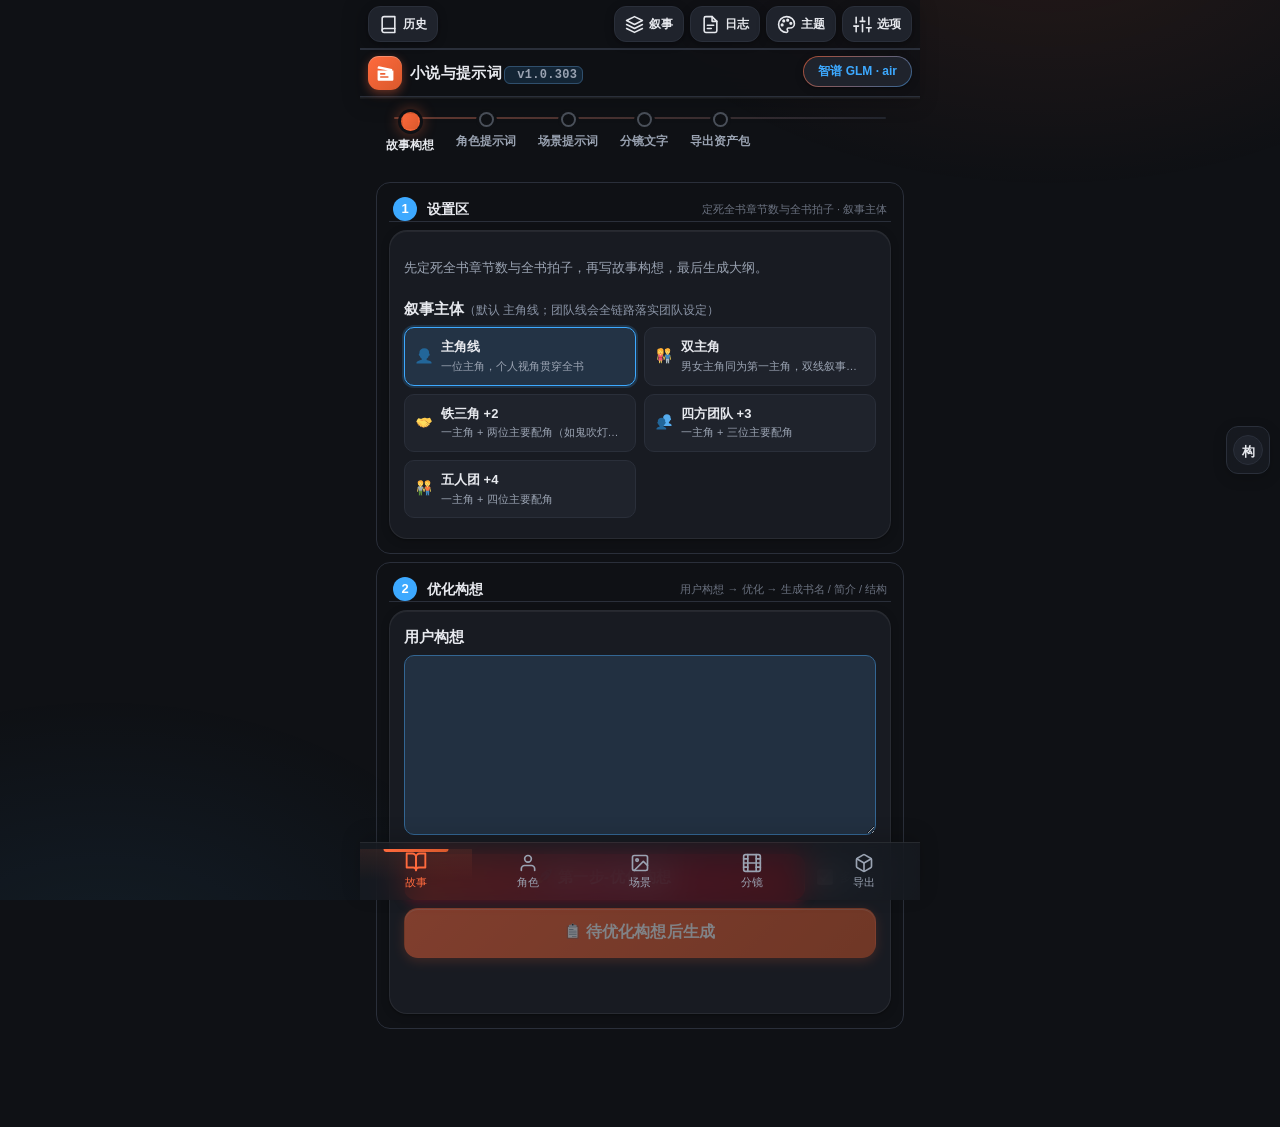
<file: index.html>
<!DOCTYPE html>
<html lang="zh-CN">
<head>
<meta charset="UTF-8">
<meta name="viewport" content="width=device-width, initial-scale=1.0, maximum-scale=1.0, user-scalable=no">
<meta name="theme-color" content="#0f1115">
<meta name="theme-color" media="(prefers-color-scheme: light)" content="#f5f6f8">
<title>小说与提示词</title>
<meta name="app-version" content="1.0.303">
<link rel="icon" type="image/svg+xml" href="favicon.svg">
<link rel="stylesheet" href="assets/style.css?v=201">
<link rel="stylesheet" href="assets/vendor/nouislider/nouislider.min.css">
  <link rel="stylesheet" href="assets/vendor/tom-select/tom-select.css">
<link rel="stylesheet" href="assets/theme-light.css?v=4">
<link rel="stylesheet" href="assets/theme-mecha.css?v=8">
  <link rel="stylesheet" href="assets/theme-blackboard.css?v=4">
<link rel="stylesheet" href="assets/theme-cyber.css?v=7">
<link rel="stylesheet" href="assets/theme-guofeng.css?v=7">
<link rel="stylesheet" href="assets/theme-aurora.css?v=2">
<link rel="stylesheet" href="assets/theme-paper.css?v=4">
<link rel="stylesheet" href="assets/style-polish.css?v=2">
</head>
<body>
<div id="bg3d"></div>
<div id="app">
  <!-- 顶栏：两行布局（第一行功能入口 / 第二行品牌+模型信息） -->
  <header class="topbar">
    <div class="tb-row tb-row-1">
      <div class="tb-left">
        <button id="btnHist" class="icon-btn" title="历史作品"><svg width="19" height="19" viewBox="0 0 24 24" fill="none" stroke="currentColor" stroke-width="2" stroke-linecap="round" stroke-linejoin="round"><path d="M4 19.5A2.5 2.5 0 0 1 6.5 17H20"/><path d="M6.5 2H20v20H6.5A2.5 2.5 0 0 1 4 19.5v-15A2.5 2.5 0 0 1 6.5 2z"/></svg><span class="tb-lab">历史</span></button>
      </div>
      <div class="tb-right">
        <button id="btnNarrativeEngine" class="icon-btn" title="叙事引擎"><svg width="19" height="19" viewBox="0 0 24 24" fill="none" stroke="currentColor" stroke-width="2" stroke-linecap="round" stroke-linejoin="round"><path d="M12 2L2 7l10 5 10-5-10-5z"/><path d="M2 17l10 5 10-5"/><path d="M2 12l10 5 10-5"/></svg><span class="tb-lab">叙事</span></button>
        <button id="btnAiLog" class="icon-btn" title="AI 请求日志"><svg width="19" height="19" viewBox="0 0 24 24" fill="none" stroke="currentColor" stroke-width="2" stroke-linecap="round" stroke-linejoin="round"><path d="M14 2H6a2 2 0 0 0-2 2v16a2 2 0 0 0 2 2h12a2 2 0 0 0 2-2V8z"/><polyline points="14 2 14 8 20 8"/><line x1="8" y1="13" x2="16" y2="13"/><line x1="8" y1="17" x2="13" y2="17"/></svg><span class="tb-lab">日志</span></button>
        <button id="btnTheme" class="icon-btn" title="切换界面主题"><svg width="19" height="19" viewBox="0 0 24 24" fill="none" stroke="currentColor" stroke-width="2" stroke-linecap="round" stroke-linejoin="round"><circle cx="13.5" cy="6.5" r="1"/><circle cx="17.5" cy="10.5" r="1"/><circle cx="8.5" cy="7.5" r="1"/><circle cx="6.5" cy="12.5" r="1"/><path d="M12 2C6.5 2 2 6.5 2 12s4.5 10 10 10c.93 0 1.65-.75 1.65-1.69 0-.44-.18-.84-.44-1.13-.26-.29-.44-.66-.44-1.06A1.68 1.68 0 0 1 14.45 16.5h2.06A5.5 5.5 0 0 0 22 11c0-5-4.5-9-10-9z"/></svg><span class="tb-lab">主题</span></button>
        <button id="btnSettings" class="icon-btn" title="设置"><svg width="19" height="19" viewBox="0 0 24 24" fill="none" stroke="currentColor" stroke-width="2" stroke-linecap="round" stroke-linejoin="round"><line x1="4" y1="21" x2="4" y2="14"/><line x1="4" y1="10" x2="4" y2="3"/><line x1="12" y1="21" x2="12" y2="12"/><line x1="12" y1="8" x2="12" y2="3"/><line x1="20" y1="21" x2="20" y2="16"/><line x1="20" y1="12" x2="20" y2="3"/><line x1="1" y1="14" x2="7" y2="14"/><line x1="9" y1="8" x2="15" y2="8"/><line x1="17" y1="16" x2="23" y2="16"/></svg><span class="tb-lab">选项</span></button>
      </div>
    </div>
    <div class="tb-row tb-row-2">
      <div class="brand">
        <span class="logo"><svg width="19" height="19" viewBox="0 0 24 24" fill="currentColor"><path d="M20.2 6.2 3.9 2.9a1.5 1.5 0 0 0-1.7 1.1l-.3 1.6 16.5 3.2 1.8-.6a1.5 1.5 0 0 0 0-2zM2 8.2v11.3A1.5 1.5 0 0 0 3.5 21h17a1.5 1.5 0 0 0 1.5-1.5V8.2H2zm4 3.3h5a1 1 0 0 1 0 2H6a1 1 0 0 1 0-2zm0 4h9a1 1 0 0 1 0 2H6a1 1 0 0 1 0-2z"/></svg></span>
        <span class="title">小说与提示词<span id="verBadge" class="ver-badge"></span></span>
      </div>
      <button id="cfgBadge" class="cfg-badge" title="当前模型：点击切换">AI · 未选</button>
    </div>
  </header>

  <!-- 历史作品弹层（点击 📚 展开；复用 spec-panel 样式保证跨主题一致） -->
  <div id="histPanel" class="spec-panel hidden">
    <div class="spec-head">
      <span>📚 历史作品</span>
      <span class="spec-actions">
        <button id="histNewLong" class="hist-new-btn" type="button">＋ 新建长篇</button>
        <button id="btnNewProject" class="hist-new-btn" type="button">＋ 新建小说</button>
      </span>
    </div>
    <!-- v10.17 第二行最左：导入项目（原「导入 .fyp」改名改色，移入此行） -->
    <div class="hist-import-row">
      <button id="btnImportFyp" class="hist-new-btn hist-import-btn" type="button">📥 导入项目</button>
      <input type="file" id="fypImportInput" accept=".fyp,application/json" style="display:none">
    </div>
    <div class="hist-list" id="histList"></div>
  </div>

  <!-- 主题弹层（点击 🎨 展开；复用 spec-panel 样式保证跨主题一致） -->
  <div id="themePanel" class="spec-panel hidden">
    <div class="spec-head">
      <span>🎨 界面主题</span>
      <span class="spec-note">实时切换，无需换页</span>
    </div>
    <div class="theme-btns" id="themeBtns">
      <button type="button" class="btn theme" data-theme="dark">🌙 默认深色</button>
      <button type="button" class="btn theme" data-theme="light">☀️ 白天</button>
      <button type="button" class="btn theme" data-theme="blackboard">🎮 3D 黑板</button>
      <button type="button" class="btn theme" data-theme="mecha">🦾 机甲科幻</button>
      <button type="button" class="btn theme" data-theme="cyber">🕹️ 赛博朋克</button>
      <button type="button" class="btn theme" data-theme="guofeng">🏮 古风国潮</button>
      <button type="button" class="btn theme" data-theme="aurora">🌌 暗夜极光</button>
      <button type="button" class="btn theme" data-theme="paper">📜 暖阳米纸</button>
    </div>
    <!-- v1.0.208 各任务温度已并入「分任务模型」面板（每行标题右侧温度框），设置弹窗仅保留全局温度 -->
    <p class="hint" style="margin:10px 2px 0">💡 每类 AI 任务各自的创作/严谨温度已随「🎯 分任务模型设置」逐行内嵌——在每个任务标题的最右侧温度框里（含词典达人 / 正文 / 规划师 / 标题 / 词库 / 梗概 / 摘要 / 内容建议 / 资产 / 配方），随分任务模型保存一并生效；此处设置弹窗仅保留全局温度。</p>
  </div>

  <!-- 写作风格配色弹层（点击 🎨 颜色展开；仿 themePanel 复用 spec-panel 样式） -->
  <div id="wsColorPanel" class="spec-panel hidden">
    <div class="spec-head">
      <span>🎨 写作风格配色</span>
      <span class="spec-note">① 标题 / ② 梗概 / ③ 章节 三组区块着色 · 实时切换</span>
    </div>
    <div id="wsColorBody"></div>
    <p class="hint">「默认」三组无色，仅文字区分。其余 11 套与「我的自定义」按 上·标题 / 中·梗概 / 下·章节 上色；每套右上方 ✕ 可删除、↩ 撤销上一步、↺ 恢复全部（仅内置配色）＋ 新建三色配色。</p>
  </div>

  <!-- 叙事引擎抽屉：汇总改良.md 全部中间件入口 -->
  <div id="narrativeEnginePanel" class="spec-panel hidden">
    <div class="spec-head">
      <span>🧠 叙事引擎</span>
      <span class="spec-note">AI 中间件状态总览</span>
    </div>
    <div id="nePanelBody" class="ne-panel-body"></div>
  </div>

  <!-- 步骤指示 -->
  <nav id="stepper" class="stepper"></nav>

  <!-- 机甲主题专用顶部胶囊导航 -->
  <nav id="mechaTopNav" class="mecha-top-nav">
    <button class="cap" data-step="1">故事构想</button>
    <button class="cap" data-step="2">角色提示词</button>
    <button class="cap" data-step="3">场景提示词</button>
    <button class="cap" data-step="4">分镜文字</button>
    <button class="cap" data-export>导出资产包</button>
  </nav>

  <!-- 主内容 -->
  <main id="view" class="view"></main>

  <!-- 底部导航 -->
  <nav class="tabbar">
    <button class="tab" data-step="1"><span><svg width="20" height="20" viewBox="0 0 24 24" fill="none" stroke="currentColor" stroke-width="2" stroke-linecap="round" stroke-linejoin="round"><path d="M2 3h6a4 4 0 0 1 4 4v14a3 3 0 0 0-3-3H2z"/><path d="M22 3h-6a4 4 0 0 0-4 4v14a3 3 0 0 1 3-3h7z"/></svg></span>故事</button>
    <button class="tab" data-step="2"><span><svg width="20" height="20" viewBox="0 0 24 24" fill="none" stroke="currentColor" stroke-width="2" stroke-linecap="round" stroke-linejoin="round"><path d="M20 21v-2a4 4 0 0 0-4-4H8a4 4 0 0 0-4 4v2"/><circle cx="12" cy="7" r="4"/></svg></span>角色</button>
    <button class="tab" data-step="3"><span><svg width="20" height="20" viewBox="0 0 24 24" fill="none" stroke="currentColor" stroke-width="2" stroke-linecap="round" stroke-linejoin="round"><rect x="3" y="3" width="18" height="18" rx="2"/><circle cx="8.5" cy="8.5" r="1.5"/><path d="m21 15-5-5L5 21"/></svg></span>场景</button>
    <button class="tab" data-step="4"><span><svg width="20" height="20" viewBox="0 0 24 24" fill="none" stroke="currentColor" stroke-width="2" stroke-linecap="round" stroke-linejoin="round"><rect x="2" y="2" width="20" height="20" rx="2.2"/><line x1="7" y1="2" x2="7" y2="22"/><line x1="17" y1="2" x2="17" y2="22"/><line x1="2" y1="12" x2="22" y2="12"/><line x1="2" y1="7" x2="7" y2="7"/><line x1="2" y1="17" x2="7" y2="17"/><line x1="17" y1="17" x2="22" y2="17"/><line x1="17" y1="7" x2="22" y2="7"/></svg></span>分镜</button>
    <button class="tab" data-step="5"><span><svg width="20" height="20" viewBox="0 0 24 24" fill="none" stroke="currentColor" stroke-width="2" stroke-linecap="round" stroke-linejoin="round"><path d="M21 8a2 2 0 0 0-1-1.73l-7-4a2 2 0 0 0-2 0l-7 4A2 2 0 0 0 3 8v8a2 2 0 0 0 1 1.73l7 4a2 2 0 0 0 2 0l7-4A2 2 0 0 0 21 16z"/><polyline points="3.3 7 12 12 20.7 7"/><line x1="12" y1="22" x2="12" y2="12"/></svg></span>导出</button>
  </nav>
</div>

<!-- 设置弹窗 -->
<div id="settingsModal" class="modal hidden">
  <div class="modal-mask" data-close></div>
  <div class="modal-panel">
    <div class="modal-head">
      <h3>AI 模型配置</h3>
      <button class="icon-btn" data-close>✕</button>
    </div>
    <div class="modal-body">
      <!-- 第一段：服务列表 -->
      <div class="set-block">
        <div class="set-block-head">
          <span>服务商 / 账号组</span>
          <button id="btnAddGroup" class="btn small ghost" type="button">＋ 新增组</button>
        </div>
        <div id="groupsList" class="groups-list"></div>
      </div>

      <!-- 第二段：组详情 -->
      <div id="groupDetail" class="set-block"></div>

      <!-- 第三段：当前生成使用（三级联动，来源唯一） -->
      <div class="set-block">
        <div class="set-block-head"><span>当前生成使用（仅向这一个 AI 发请求，绝不并发多个）</span></div>
        <label class="field">
          <span>服务组</span>
          <select id="c_selGroup"></select>
        </label>
        <label class="field">
          <span>账号（API Key）</span>
          <select id="c_selKey"></select>
        </label>
        <label class="field">
          <span>模型</span>
          <select id="c_selModel"></select>
        </label>
      </div>
      <p class="hint">API Key 仅存本机浏览器，不会上传任何第三方；生成时只使用上方所选的账号与模型，避免多个 AI 并发导致费用激增。</p>

      <!-- v227 使用不同AI：分任务模型入口（二级面板） -->
      <div class="set-block">
        <div class="set-block-head"><span>各任务使用不同模型</span></div>
        <p class="hint" style="margin:0 0 8px">默认全部跟随上方「当前生成使用」；可进入二级面板为正文/大纲/词典提取等任务单独指定模型（如轻维护任务用 flash 省钱）。仍是单出口串行请求，绝不并发烧钱。</p>
        <button id="btnTaskModels" class="btn ghost" type="button">🎯 分任务模型设置 · <span id="tmBadge">全部跟随全局</span> →</button>
      </div>

      <!-- v1.0.205 分任务温度（由主题面板并入设置弹窗；id 不变，echoTemps/saveTemps 零改动） -->
      <div class="set-block">
        <div class="set-block-head"><span>🌡️ 全局温度（未单独设置的任务用它）</span></div>
        <label class="field"><span>全局（未细分任务，建议 0.7）</span>
          <input id="cfgTemp" type="number" step="0.1" min="0" max="1" placeholder="0.7"></label>
        <p class="hint">各任务专属温度已并入「🎯 分任务模型设置」面板中每行标题右侧的温度框，随分任务模型一并保存（含词典达人 / 正文 / 规划师 / 标题 / 词库 / 梗概 / 摘要 / 内容建议 / 资产 / 配方等）。此处全局温度仅作用于未单独设置温度的任务。</p>
      </div>

      <!-- v1.0.299 完成声音提示 -->
      <div class="set-block">
        <div class="set-block-head"><span>🔔 完成声音提示</span></div>
        <label class="field"><span>节拍表完成 / 一键四步全部完成时播放提醒音</span>
          <input id="cfgSoundDone" type="checkbox"></label>
        <label class="field"><span>音量 <span id="cfgSoundVolLabel" class="muted">80%</span></span>
          <input id="cfgSoundVol" type="range" min="0" max="100" step="5" value="80"></label>
        <p class="hint">Web Audio 本地合成、无需联网；仅「节拍表」完成响一声、四步全部完成快速响两声。浏览器自动播放策略要求首次点击任意界面即可解锁音频（点击生成按钮本身即解锁）。</p>
      </div>

      <div class="modal-actions">
        <button id="btnCfgTest" class="btn ghost">测试连接</button>
        <button id="btnCfgSave" class="btn primary">保存</button>
      </div>
      <p id="cfgStatus" class="status"></p>
    </div>
  </div>
</div>

<!-- v227 使用不同AI：分任务模型二级面板（行内容由 JS 渲染） -->
<div id="taskModelModal" class="modal hidden">
  <div class="modal-mask" data-tm-close></div>
  <div class="modal-panel">
    <div class="modal-head">
      <h3>🎯 分任务模型</h3>
      <button class="icon-btn" data-tm-close>✕</button>
    </div>
    <div class="modal-body" id="tmBody"></div>
    <div class="modal-actions">
      <button id="btnTmReset" class="btn ghost hidden" type="button">全部恢复跟随全局</button>
      <button id="btnTmSave" class="btn primary" type="button">保存</button>
    </div>
    <p id="tmStatus" class="status"></p>
  </div>
</div>

<!-- 叙事引擎通用弹窗：由各中间件面板复用 -->
<div id="neModal" class="modal hidden">
  <div class="modal-mask" data-ne-close></div>
  <div class="modal-panel">
    <div class="modal-head">
      <h3 id="neModalTitle">叙事引擎</h3>
      <button class="icon-btn" data-ne-close>✕</button>
    </div>
    <div class="modal-body" id="neModalBody"></div>
    <div class="modal-actions hidden" id="neModalActions"></div>
  </div>
</div>

<!-- 轻提示 -->
<div id="toast" class="toast hidden"></div>

<!-- 启动加载遮罩（首次 await 读取 IndexedDB，毫秒级后自动隐藏） -->
<div id="bootLoading" class="boot-loading hidden"><div class="boot-loading-inner">加载中…</div></div>

<!-- 沉浸式章节阅读浮层：点侧边空白 / ✕ / ESC 退出 -->
<div id="readerOverlay" class="reader hidden">
  <div class="reader-backdrop" data-reader-close></div>
  <div class="reader-panel">
    <div class="reader-head">
      <div class="reader-title" id="readerTitle"></div>
      <div class="reader-actions">
        <button class="icon-btn reader-toc-btn" id="readerTocBtn" title="章节目录">☰</button>
        <button class="icon-btn reader-close" data-reader-close title="退出阅读">✕</button>
      </div>
    </div>
    <div class="reader-progress" id="readerProgress"><div class="rp-track"></div><i id="readerProgressFill"></i><span class="rp-tip" id="readerPctTip">第 <b>0%</b> · 全文 <b>0</b> 段</span></div>
    <div class="reader-body" id="readerBody"></div>
    <!-- 底部中央「概」按钮：v1.0.115 点击显示规划师「主线简述」 -->
    <button class="reader-syn-btn" id="readerSynBtn" type="button" title="主线简述" aria-label="主线简述">概</button>
    <!-- 本章梗概浮层：正方形，宽度=阅读界面一半（fixed8） -->
    <div class="reader-syn-pop hidden" id="readerSynPop">
      <div class="reader-syn-card" id="readerSynCard"></div>
    </div>
    <!-- 章节目录抽屉：100+ 章快速跳转 -->
    <div class="reader-toc hidden" id="readerToc">
      <div class="toc-head">
        <span>目录（<b id="tocCount"></b> 章）</span>
        <button class="icon-btn" id="tocClose" title="收起">✕</button>
      </div>
      <div class="toc-list" id="tocList"></div>
    </div>
  </div>
</div>

<script src="assets/vendor/nouislider/nouislider.min.js"></script>
  <script src="assets/vendor/tom-select/tom-select.complete.min.js"></script>
<script src="assets/vendor/jszip.min.js"></script>
<script src="assets/idb.js?v=5"></script>
  <script src="assets/app.js?v=344"></script>
  </body>
</html>
</file>
<file: assets/style.css>
:root{
  --bg:#0f1115; --panel:#181b22; --panel2:#1f232c; --line:#2a2f3a;
  --txt:#e7e9ee; --sub:#9aa3b2; --muted:#6b7280;
  --accent:#ff6a3d; --accent2:#3da9ff; --ok:#37c98b; --warn:#f5b942; --on-accent:#fff;
  --radius:14px;
}
.hidden{display:none!important}
*{box-sizing:border-box;-webkit-tap-highlight-color:transparent}
/* v1.0.267 抑制移动端/WebView 中文强制放大字号，避免窄屏正文换行变密（微信内置浏览器核心成因） */
html{-webkit-text-size-adjust:100%;-ms-text-size-adjust:100%;text-size-adjust:100%}
html,body{margin:0;padding:0}
body{
  background:var(--bg);color:var(--txt);
  font-family:-apple-system,BlinkMacSystemFont,"PingFang SC","Microsoft YaHei",sans-serif;
  font-size:15px;line-height:1.6;
  padding-bottom:env(safe-area-inset-bottom);
}
#app{max-width:560px;margin:0 auto;min-height:100vh;display:flex;flex-direction:column}

/* 顶栏：两行布局（第一行功能入口 / 第二行品牌+模型信息） */
.topbar{display:flex;flex-direction:column;position:sticky;top:0;background:var(--bg);z-index:20;border-bottom:1px solid var(--line)}
.tb-row{display:flex;align-items:center;justify-content:space-between;gap:8px;min-width:0}
.tb-row-1{padding:10px 12px 6px}
.tb-row-2{padding:4px 16px 12px;border-top:1px solid var(--line)}
.tb-left,.tb-right{display:flex;gap:6px;align-items:center;min-width:0}
.tb-left{flex:0 0 auto}
.tb-right{flex:0 0 auto}
.brand{display:flex;align-items:center;gap:8px;min-width:0;flex:1 1 auto}
.brand .logo{font-size:20px;flex:0 0 auto}
.brand .title{font-weight:700;font-size:15px;white-space:nowrap;overflow:hidden;text-overflow:ellipsis;min-width:0}
/* v1.0.300 顶栏品牌版本号徽标：随主题主色描边，悬浮微亮，可框选复制 */
.brand .ver-badge{font-family:ui-monospace,SFMono-Regular,Menlo,Consolas,monospace;font-weight:700;font-size:12px;color:var(--sub);background:color-mix(in srgb,var(--accent2) 14%, transparent);border:1px solid color-mix(in srgb,var(--accent2) 26%, var(--line));border-radius:6px;padding:1px 5px;margin-left:2px;cursor:pointer;user-select:all}
.brand .ver-badge:hover{filter:brightness(1.12)}
.icon-btn{background:transparent;border:none;color:var(--sub);font-size:20px;padding:4px 8px;border-radius:10px}
.icon-btn:active{background:var(--panel2)}

/* 步骤指示 */
.stepper{display:flex;gap:6px;padding:10px 16px;overflow-x:auto;scrollbar-width:none}
.stepper::-webkit-scrollbar{display:none}
.chip{flex:0 0 auto;font-size:12px;padding:4px 10px;border-radius:20px;background:var(--panel2);color:var(--sub);border:1px solid var(--line)}
.chip.active{background:var(--accent);color:#fff;border-color:var(--accent)}
.chip.done{color:var(--ok);border-color:var(--ok)}

/* 内容区 */
.view{flex:1;padding:16px;padding-bottom:90px}
.card{background:var(--panel);border:1px solid var(--line);border-radius:var(--radius);padding:clamp(10px,3.5vw,14px);margin-bottom:14px}
.card h3{margin:0 0 8px;font-size:15px}
.muted{color:var(--muted);font-size:12px}
.sub{color:var(--sub);font-size:13px}

textarea,input,select{width:100%;background:var(--panel2);border:1px solid var(--line);color:var(--txt);border-radius:10px;padding:10px;font-size:14px;font-family:inherit;resize:vertical}
textarea{min-height:90px;line-height:1.6}
.idea-row{position:relative;margin-bottom:12px}
.idea-row textarea{min-height:180px;background:color-mix(in srgb, var(--accent2) 10%, var(--panel2));border-color:color-mix(in srgb, var(--accent2) 45%, var(--line));transition:border-color .15s, box-shadow .15s}
.idea-row textarea:focus{border-color:var(--accent2);box-shadow:0 0 0 3px color-mix(in srgb, var(--accent2) 18%, transparent)}
/* v1.0.186 叙事主体·团队选择器 */
.team-pick{display:grid;grid-template-columns:repeat(auto-fill,minmax(200px,1fr));gap:8px;margin-bottom:6px}
.team-pick .team-item{position:relative;display:flex;align-items:center;gap:9px;padding:9px 11px;border:1px solid var(--line);border-radius:10px;background:var(--panel2);cursor:pointer;transition:border-color .15s, background .15s;user-select:none}
.team-pick .team-item:hover{border-color:color-mix(in srgb, var(--accent2) 55%, var(--line))}
.team-pick .team-item.sel{border-color:var(--accent2);background:color-mix(in srgb, var(--accent2) 12%, var(--panel2));box-shadow:0 0 0 2px color-mix(in srgb, var(--accent2) 18%, transparent)}
.team-pick .team-ic{font-size:16px;flex:0 0 auto}
.team-pick .team-txt{display:flex;flex-direction:column;min-width:0}
.team-pick .team-txt b{font-size:13px;color:var(--tx, var(--text, inherit))}
.team-pick .team-txt i{font-style:normal;font-size:11px;color:var(--sub, var(--muted, #8b95a7));white-space:nowrap;overflow:hidden;text-overflow:ellipsis}
select{appearance:none;-webkit-appearance:none;background-image:url("data:image/svg+xml,%3Csvg xmlns='http://www.w3.org/2000/svg' width='12' height='12' viewBox='0 0 12 12'%3E%3Cpath fill='%239aa3b2' d='M6 8L1 3h10z'/%3E%3C/svg%3E");background-repeat:no-repeat;background-position:right 12px center;padding-right:34px}
textarea:focus,input:focus,select:focus{outline:none;border-color:var(--accent2)}
label.field{display:block;margin-bottom:12px}
label.field>span{display:block;font-size:12px;color:var(--sub);margin-bottom:6px}

.btn{display:inline-flex;align-items:center;justify-content:center;gap:6px;background:var(--panel2);color:var(--txt);border:1px solid var(--line);border-radius:10px;padding:10px 14px;font-size:14px;font-weight:600;cursor:pointer}
.btn:active{transform:scale(.98)}
.btn.primary{background:var(--accent);border-color:var(--accent);color:#fff}
.btn.blue{background:var(--accent2);border-color:var(--accent2);color:#fff}
.btn.ghost{background:transparent}
.btn.block{width:100%}
.btn:disabled{opacity:.5;cursor:not-allowed}
/* v10.35 ghost 生成按钮运行态：橙色实底，语义统一「正在生成」，覆盖原灰淡 */
.btn.ghost.is-busy{
  color:#fff;
  background:linear-gradient(135deg,#f59e0b 0%,#d97706 100%);
  border-color:transparent;
  opacity:1;
  box-shadow:0 2px 8px rgba(245,158,11,.3);
}
.btn.ghost.is-busy:hover{background:linear-gradient(135deg,#fbbf24 0%,#f59e0b 100%);opacity:1}
.btn.ghost.is-busy .spinner{border-color:rgba(255,255,255,.4);border-top-color:#fff}
/* v10.48 生成章节内容 · 跨主题统一（固定色，不随主题变量漂移；#app 抬特异度抗主题覆写）
   重生成=蓝渐变常态/金黄渐变生成中 · 阅读=金黄渐变 */
#app .btn.ghost[data-regen]{background:linear-gradient(135deg,#4db8ff 0%,#2a7fe3 100%);border:1px solid transparent;color:#fff;font-weight:600;box-shadow:0 1px 6px rgba(45,130,230,.35);filter:saturate(.5)}
#app .btn.ghost[data-regen]:hover:not(:disabled):not(.is-busy){background:linear-gradient(135deg,#69c6ff 0%,#3a93e8 100%);color:#fff;filter:saturate(.5)}
#app .btn.ghost[data-regen].is-busy{background:linear-gradient(135deg,#f59e0b 0%,#d97706 100%);border-color:transparent;color:#fff;font-weight:600;opacity:1;box-shadow:0 1px 6px rgba(245,158,11,.4);filter:saturate(.5)}
#app .btn.ghost[data-regen].is-busy .spinner{border-color:rgba(255,255,255,.45);border-top-color:#fff}
#app .btn.ghost[data-read]{background:linear-gradient(135deg,#f59e0b 0%,#d97706 100%);border:1px solid transparent;color:#fff;font-weight:600;box-shadow:0 1px 6px rgba(245,158,11,.4);filter:saturate(.5)}
#app .btn.ghost[data-read]:hover{background:linear-gradient(135deg,#fbbf24 0%,#f59e0b 100%);color:#fff;filter:saturate(.5)}
.btn-row{display:flex;gap:8px;flex-wrap:wrap;margin-top:8px}
/* v1.0.205 阶段5.5 ① 优化构想「第一步」强调按钮：未生成方案时红色渐变、拉长醒目 */
#app .btn.first{flex:1;padding:12px 16px;font-size:15px;line-height:1.3;font-weight:700;letter-spacing:.5px;background:linear-gradient(135deg,#E3371E 0%,#C8102E 52%,#A90612 100%);border:1px solid transparent;color:#fff;box-shadow:0 2px 12px rgba(200,16,46,.38)}
#app .btn.first:hover:not(:disabled):not(.is-busy){background:linear-gradient(135deg,#F45B3A 0%,#D81B31 52%,#C0121F 100%);color:#fff}
#app .btn.first.is-busy{background:linear-gradient(135deg,#f59e0b 0%,#d97706 100%);border-color:transparent;color:#fff;font-weight:700;opacity:1;box-shadow:0 1px 6px rgba(245,158,11,.4)}
#app .btn.first.is-busy .spinner{border-color:rgba(255,255,255,.45);border-top-color:#fff}
/* v1.0.206 ③词典达人按钮：未点击=金黄渐变；生成中(busy)=粉红渐变 */
#app .btn.dm-btn, #app .btn.dm-btn-on{background:linear-gradient(135deg,#FFD23F 0%,#F0A500 55%,#E89000 100%);border:1px solid transparent;color:#fff;font-weight:600;box-shadow:0 1px 8px rgba(240,165,0,.35)}
#app .btn.dm-btn:hover:not(:disabled):not(.is-busy), #app .btn.dm-btn-on:hover:not(:disabled):not(.is-busy){background:linear-gradient(135deg,#FFE066 0%,#F6B326 55%,#F09E14 100%);color:#fff}
#app .btn.dm-btn.is-busy, #app .btn.dm-btn-on.is-busy{background:linear-gradient(135deg,#FFB6C8 0%,#F96AA2 55%,#EF4F94 100%);border:1px solid transparent;color:#fff;font-weight:600;opacity:1;box-shadow:0 1px 8px rgba(239,100,170,.4)}
#app .btn.dm-btn.is-busy .spinner, #app .btn.dm-btn-on.is-busy .spinner{border-color:rgba(255,255,255,.45);border-top-color:#fff}
/* v1.0.206 词典达人关联表折叠块：人物关系表/地名关联表/专名关联表，默认折叠 */
#app .dm-fold{border-bottom:1px solid var(--line, rgba(120,120,120,.18))}
#app .dm-fold summary{cursor:pointer;list-style:none;padding:10px 2px;font-weight:600;color:var(--head, inherit);position:relative;padding-right:24px}
#app .dm-fold summary::-webkit-details-marker{display:none}
#app .dm-fold summary::after{content:'▸';position:absolute;right:2px;top:50%;transform:translateY(-52%);transition:transform .15s}
#app .dm-fold[open] summary::after{transform:translateY(-52%) rotate(90deg)}
#app .dm-rel-table{padding:2px 2px 12px}
#app .dm-tables{border-top:1px solid var(--line, rgba(120,120,120,.18))}
/* v1.0.28x 词典充实器卡片：整卡折叠 + 内部三档人物（主要/次要/路人）各自可折叠 */
#app .de-card .de-head{cursor:pointer;user-select:none}
#app .de-card .de-carrow{display:inline-block;width:16px;color:var(--muted);font-size:12px;margin-right:2px;transition:transform .15s}
#app .de-card .de-cat-body{padding:2px 2px 8px}
#app .de-card .de-cat .so-line{display:flex;align-items:flex-start;gap:8px;padding:3px 0}
#app .de-card .de-cat .so-line .so-lb{flex:0 0 auto;min-width:74px;padding:3px 10px;border-radius:8px;border:none;background:radial-gradient(130% 115% at 18% 12%, hsla(var(--h,220) 90% 80% / .6), transparent 55%),linear-gradient(135deg, hsl(var(--h,220) 74% 48%), hsl(var(--h,220) 68% 36%) 55%, hsl(var(--h,220) 82% 26%));color:#fff;font-weight:700;font-size:12px;line-height:1.3;white-space:nowrap;text-align:center;box-shadow:0 2px 5px rgba(0,0,0,.22), inset 0 1px 1px rgba(255,255,255,.28)}
#app .de-card .de-cat .so-line .so-txt{flex:1;min-width:0;word-break:break-word}
#app .de-card .de-cat .so-line.so-plain{color:var(--txt);line-height:1.6}

#app .btn.de-btn{padding-left:22px;padding-right:22px;background:linear-gradient(135deg,#60a5fa 0%,#3b82f6 55%,#2563eb 100%);border:1px solid transparent;color:#fff;font-weight:600;box-shadow:0 1px 8px rgba(59,130,246,.32)}
#app .btn.de-btn:hover:not(:disabled):not(.is-busy){background:linear-gradient(135deg,#93c5fd 0%,#60a5fa 55%,#3b82f6 100%);color:#fff}
#app .btn.de-btn.de-busy{background:linear-gradient(135deg,#a78bfa 0%,#8b5cf6 55%,#7c3aed 100%);opacity:1;box-shadow:0 1px 8px rgba(124,58,237,.45)}
#app .btn.de-btn-done{padding-left:22px;padding-right:22px;background:linear-gradient(135deg,#67e8f9 0%,#22d3ee 55%,#06b6d4 100%);border:1px solid transparent;color:#fff;font-weight:600;box-shadow:0 1px 8px rgba(6,182,212,.35)}
#app .btn.de-btn-done:hover:not(:disabled):not(.is-busy){background:linear-gradient(135deg,#a5f3fc 0%,#67e8f9 55%,#22d3ee 100%);color:#fff}
#app .btn.de-btn.de-busy .spinner, #app .btn.de-btn-done .spinner, #app .btn.de-btn .spinner{border-color:rgba(255,255,255,.45);border-top-color:#fff}
#app .de-card .de-chip{display:inline-block;flex:0 0 auto;padding:2px 10px;border-radius:20px;font-size:12px;font-weight:700;color:#fff;white-space:nowrap;background:radial-gradient(130% 115% at 18% 12%, hsla(var(--h,250) 90% 82% / .6), transparent 55%),linear-gradient(135deg, hsl(var(--h,250) 74% 50%), hsl(var(--h,250) 70% 40%) 55%, hsl(var(--h,250) 82% 30%));box-shadow:0 1px 3px rgba(0,0,0,.18)}
#app .de-card .dm-tables .dm-rel{display:flex;align-items:center;gap:8px;flex-wrap:wrap;padding:3px 0}
/* v1.0.282：词典充实三档人物两种布局——主要/次要：名字在上、描述下一行；路人：名字+描述同一行（超长省略） */
#app .de-card .dm-tables .dm-rel-col{flex-direction:column;align-items:flex-start;gap:2px;padding:4px 0}
#app .de-card .dm-tables .dm-rel-col .dm-rel-txt{width:100%;line-height:1.65;font-size:12px;word-break:break-word}
#app .de-card .dm-tables .dm-rel-row{flex-wrap:nowrap}
#app .de-card .dm-tables .dm-rel-row .dm-rel-txt{flex:1 1 auto;min-width:0;overflow:hidden;text-overflow:ellipsis;white-space:nowrap;font-size:12px}
#app .dm-head-single{white-space:nowrap;overflow:hidden;text-overflow:ellipsis}
#app .dm-head-single .muted{font-size:12px;font-weight:400;font-style:normal}
/* v1.0.210 词典达人新增「世界观规则」条目样式：类别加粗、规则正文换行 */
#app .dm-wr{display:flex;flex-direction:column;gap:2px;padding:6px 8px;border-radius:8px;background:var(--panel2, rgba(120,120,120,.08));margin-bottom:6px}
#app .dm-wr b{font-size:12px;color:var(--head, inherit)}
#app .dm-wr div{font-size:12.5px;line-height:1.6;color:var(--txt, inherit);white-space:pre-wrap;word-break:break-word}
/* v10.48 导出界面「阅读」：与章内阅读统一为 135° 金黄渐变（白字、无描边、右推保留） */
#lnExportReader{margin-left:auto;background:linear-gradient(135deg,#f59e0b 0%,#d97706 100%);border:1px solid transparent;color:#fff;font-weight:600;box-shadow:0 1px 6px rgba(245,158,11,.4)}
#lnExportReader:hover{background:linear-gradient(135deg,#fbbf24 0%,#f59e0b 100%);color:#fff;transform:translateY(-1px)}

.pill{display:inline-block;font-size:12px;padding:2px 9px;border-radius:20px;background:var(--panel2);border:1px solid var(--line);color:var(--sub);margin:2px 4px 2px 0}
.tag-ok{color:var(--ok);border-color:var(--ok)}
.tag-warn{color:var(--warn);border-color:var(--warn)}
.tag-env{color:var(--ok);border-color:var(--ok);background:color-mix(in srgb, var(--ok) 12%, transparent)}

/* 复制按钮 */
.copy{font-size:12px;padding:5px 10px;border-radius:8px;background:var(--panel2);border:1px solid var(--line);color:var(--accent2);cursor:pointer}
.copy:active{transform:scale(.97)}

/* 角色/场景/分镜子卡 */
.subcard{background:var(--panel2);border:1px solid var(--line);border-radius:10px;padding:10px;margin-top:8px}
.subcard .lbl{font-size:12px;color:var(--accent);font-weight:700;margin-bottom:4px;display:flex;justify-content:space-between;align-items:center}
.prompt-text{font-size:13px;color:var(--txt);white-space:pre-wrap;word-break:break-word}
.kv{display:flex;gap:8px;font-size:13px;padding:3px 0;border-bottom:1px dashed var(--line)}
.kv:last-child{border-bottom:none}
.kv .k{color:var(--sub);flex:0 0 84px}
.kv .v{color:var(--txt);flex:1}
/* P1-3 角色/场景/分镜卡内编辑控件 */
.char-edit{width:100%;min-width:0;padding:4px 8px;font-size:13px;border:1px solid var(--line);border-radius:8px;background:var(--panel);color:var(--text);font-family:inherit}
.kv .char-edit{flex:1}
.char-edit:focus,.shot-edit:focus,.scene-edit-name:focus,.scene-edit-role:focus,.scene-edit-desc:focus,.scene-edit-prompt:focus,.cover-edit:focus{border-color:var(--accent2);outline:none}
.shot-edit{width:100%;min-width:0;padding:4px 8px;font-size:13px;border:1px solid var(--line);border-radius:8px;background:var(--panel);color:var(--text);font-family:inherit}
.prompt-text .shot-edit{margin-top:2px}
.scene-edit-name,.scene-edit-role,.scene-edit-desc,.scene-edit-prompt,.cover-edit{padding:4px 8px;font-size:13px;border:1px solid var(--line);border-radius:8px;background:var(--panel);color:var(--text);font-family:inherit}
.scene-edit-desc,.scene-edit-prompt,.cover-edit{width:100%}
/* 对比结果弹窗（复用 .qc-pair/.qc-side/.qc-pre） */
.qc-pair{display:grid;grid-template-columns:1fr 1fr;gap:8px}
@media(max-width:560px){ .qc-pair{grid-template-columns:1fr} }
.qc-side{border:1px solid var(--line);border-radius:8px;overflow:hidden}
.qc-side-t{font-size:11px;font-weight:700;color:var(--sub);padding:5px 8px;background:color-mix(in srgb,var(--panel2) 70%, transparent);border-bottom:1px solid var(--line)}
.qc-pre{font-size:12px;line-height:1.6;padding:8px;max-height:180px;overflow-y:auto;white-space:pre-wrap;word-break:break-word;color:var(--text)}
.qc-pre.qc-fixed{color:var(--ok)}
/* P2-1 AI 请求日志弹窗 */
.ailog-row{border:1px solid var(--line);border-radius:10px;margin-bottom:8px;overflow:hidden;background:var(--panel2)}
.ailog-head{display:flex;align-items:center;gap:8px;padding:8px 10px;flex-wrap:wrap}
.ailog-time{font-size:11px;color:var(--muted);font-variant-numeric:tabular-nums;flex:0 0 auto}
.ailog-task{font-size:12.5px;font-weight:600;flex:1;min-width:120px;overflow:hidden;text-overflow:ellipsis;white-space:nowrap}
.ailog-meta{font-size:11.5px;color:var(--sub);flex:0 0 auto}
.ailog-meta .ok{color:var(--ok)}
.ailog-meta .err{color:var(--warn)}
.ailog-body{padding:8px 10px;border-top:1px dashed var(--line);background:var(--panel)}
.ailog-sec{font-size:12px;margin-bottom:6px}
.ailog-sec b{color:var(--sub);font-size:11px}
.ailog-sec .err{color:var(--warn)}
.ailog-pre{font-size:11.5px;line-height:1.6;color:var(--text);background:var(--panel2);border:1px solid var(--line);border-radius:6px;padding:6px 8px;margin-top:2px;white-space:pre-wrap;word-break:break-word;max-height:120px;overflow-y:auto}
/* P3-1 曾用名操作按钮 */
.hist-ops{display:flex;gap:4px;flex:0 0 auto}
.hist-op{width:24px;height:24px;border-radius:6px;border:1px solid var(--line);background:var(--panel2);color:var(--muted);font-size:12px;cursor:pointer;line-height:1}
.hist-op:hover{color:var(--accent2);border-color:var(--accent2)}

/* 分镜卡 */
.shot{background:var(--panel);border:1px solid var(--line);border-radius:12px;padding:12px;margin-bottom:10px}
.shot .no{font-weight:800;color:var(--accent)}
.shot .meta{display:flex;gap:6px;flex-wrap:wrap;margin:6px 0}
.shot .meta .pill{background:var(--panel2)}

/* 分镜按章节分组 */
.board-ch{margin-bottom:14px}
.board-ch-head{
  display:flex; justify-content:space-between; align-items:center; gap:8px;
  background:color-mix(in srgb, var(--accent) 14%, var(--panel));
  border:1px solid var(--line); border-radius:12px; padding:9px 12px; margin-bottom:10px;
}
.board-ch-title{font-size:14px; font-weight:800}
.board-ch-stat{font-size:12px; color:var(--sub); white-space:nowrap}
.board-concept{
  background:var(--panel2); border:1px dashed var(--line); border-radius:10px;
  padding:9px 12px; margin-bottom:10px; font-size:13px; color:var(--txt); line-height:1.7;
}
.board-concept b{color:var(--accent); font-weight:700}
.shot .dur{display:inline-flex; align-items:center; gap:3px; font-size:12px; color:var(--sub)}
.dur-input{
  width:64px; min-height:auto; padding:3px 6px; font-size:13px; text-align:center;
  background:var(--panel2); border:1px solid var(--line); color:var(--txt); border-radius:8px;
}
.dur-input:focus{border-color:var(--accent2); outline:none}
.board-total{display:flex; align-items:baseline; gap:8px; flex-wrap:wrap}
.board-total b{color:var(--accent); font-size:15px; font-variant-numeric:tabular-nums}

/* 状态/提示 */
.status{font-size:13px;margin-top:10px;min-height:18px}
.status.err{color:var(--warn)}
.status.ok{color:var(--ok)}
.hint{font-size:12px;color:var(--muted);line-height:1.5;margin:6px 0}

/* 底部导航 */
.tabbar{position:fixed;bottom:0;left:0;right:0;max-width:560px;margin:0 auto;display:flex;background:var(--panel);border-top:1px solid var(--line);padding:6px 0 calc(6px + env(safe-area-inset-bottom));z-index:20}
.tab{flex:1;background:transparent;border:none;color:var(--sub);font-size:11px;display:flex;flex-direction:column;align-items:center;gap:2px;padding:4px 0}
.tab span{font-size:18px}
.tab.active{color:var(--accent)}
.tab.active span{transform:scale(1.1)}

/* 弹窗：自适应高度，保证头部（含 ✕）始终可见，内容在 body 内滚动 */
.modal{position:fixed;inset:0;z-index:50;display:flex;align-items:center;justify-content:center;padding:16px}
.modal.hidden{display:none}
.modal-mask{position:absolute;inset:0;background:rgba(0,0,0,.6)}
.modal-panel{
  position:relative; width:100%; max-width:560px;
  max-height:min(92dvh, 92vh); display:flex; flex-direction:column;
  background:var(--panel); border-radius:18px; border:1px solid var(--line);
  padding:18px; overflow:hidden; animation:slideUp .2s ease;
}
@keyframes slideUp{from{transform:translateY(18px);opacity:.6}to{transform:none;opacity:1}}
.modal-head{display:flex;justify-content:space-between;align-items:center;margin-bottom:12px;flex:0 0 auto}
.modal-head h3{margin:0;font-size:17px}
.modal-body{flex:1;min-height:0;overflow-y:auto;overscroll-behavior:contain;-webkit-overflow-scrolling:touch}
.modal-actions{display:flex;gap:10px;margin-top:6px}
.modal-actions .btn{flex:1}
/* 矮屏手机（≤480px 高或 ≤640px 宽）：贴底抽屉式，确保不超出可视区 */
@media (max-height:560px), (max-width:420px){
  .modal{align-items:flex-end;padding:0}
  .modal-panel{max-height:min(96dvh, 96vh);border-radius:18px 18px 0 0;padding:16px}
}
@media (min-width:900px){
  .modal{align-items:center}
}

/* v1.0.267 窄屏兜底：收紧容器与卡片水平内边距、缩窄悬浮条，释放横向空间（≤380px 逻辑宽度） */
@media (max-width:380px){
  .view{padding-left:10px;padding-right:10px}
  .flow-sec{padding-left:8px;padding-right:8px}
  .flow-sec > .flow-sec-head .fs-name{font-size:13.5px}
  .flow-sec > .flow-sec-head .fs-note{display:none}
  .flow-sidenav{right:4px;padding:6px 4px;opacity:.92}
  .flow-sidenav .fsd-btn{width:24px;height:24px;line-height:24px;font-size:11.5px}
  .card{padding:clamp(8px,3vw,12px)}
  .pol-cand-body{max-height:min(46vh,260px)}
}

/* 主题切换（在设置弹窗里） */
.theme-box{border-top:1px dashed var(--line);margin-top:14px;padding-top:12px}
.theme-box h4{margin:0 0 10px;font-size:13px;color:var(--sub);font-weight:600}
.theme-btns{display:flex;gap:8px;flex-wrap:wrap}
.theme-btns .btn.theme{flex:1 1 auto;min-width:90px;font-size:13px;padding:10px 8px;background:var(--panel2);border-color:var(--line);text-decoration:none}
.theme-btns .btn.theme.active{background:var(--accent);border-color:var(--accent);color:#fff}

/* toast */
.toast{position:fixed;left:50%;bottom:90px;transform:translateX(-50%);background:#000;color:#fff;padding:10px 16px;border-radius:10px;font-size:13px;z-index:99;max-width:80%;text-align:center;box-shadow:0 6px 20px rgba(0,0,0,.4)}
.toast.hidden{display:none}

/* 加载 */
.spinner{display:inline-block;width:14px;height:14px;border:2px solid rgba(255,255,255,.3);border-top-color:#fff;border-radius:50%;animation:spin .7s linear infinite;vertical-align:-2px;margin-right:6px}
@keyframes spin{to{transform:rotate(360deg)}}
.center-empty{text-align:center;color:var(--muted);padding:40px 10px}
.code{font-family:ui-monospace,SFMono-Regular,Menlo,monospace;font-size:12px;color:var(--accent2)}

/* 字数统计角标（跨主题通用；古风浅底在 theme-guofeng.css 里覆盖变量） */
.wc{
  --wc-bg: rgba(255,255,255,.14);
  --wc-fg: inherit;
  --wc-border: rgba(255,255,255,.28);
  display:inline-flex; align-items:baseline; gap:3px;
  padding:1px 9px; border-radius:999px;
  font-size:12px; line-height:1.5; font-variant-numeric:tabular-nums;
  background:var(--wc-bg); color:var(--wc-fg);
  border:1px solid var(--wc-border); white-space:nowrap;
  vertical-align:middle; user-select:none; flex:0 0 auto;
}
.wc b{ font-weight:700; }
.wc i{ font-style:normal; opacity:.75; font-size:11px; }

/* 小说内容总字数栏目（内嵌于「故事」页一键生成按钮下方，流式展示） */
.wc-total{display:flex; justify-content:center; margin:2px 0 12px; pointer-events:none}
.wc-total.hidden{display:none}
.wc-total .inner{background:var(--accent); color:#fff; font-size:12px; padding:8px 18px; border-radius:999px; box-shadow:0 6px 18px rgba(0,0,0,.4); display:inline-flex; gap:6px; align-items:baseline}
.wc-total b{font-size:12px; font-variant-numeric:tabular-nums; font-weight:700}
.wc-total .brk{opacity:.85; font-size:11px}

/* 长篇模式：章节跳转 */
.long-jump{display:flex;align-items:center;gap:8px;font-size:13px;color:var(--sub)}
.long-jump select{flex:1;min-width:0}

/* v1.0.120 批量生成多章：步进 + 预设 + 蓝色按钮（沿用主题「多章生成」样式） */
/* v1.0.121 批量生成多章：按钮独占一行，步进器移到其下成独立子行；数字改强调色胶囊 + 「章」单位，与页码（浅灰小方块）差异化 */
.multi-gen{display:flex;flex-direction:row;align-items:center;gap:8px;margin-top:4px}
.multi-gen-main{display:flex;align-items:center;gap:6px}
.gen-stepper{display:flex;align-items:center;gap:6px;padding:4px 8px;border:1px solid var(--line);border-radius:12px;background:var(--panel2);margin-left:auto}
.gen-step{width:30px;height:34px;border-radius:8px;border:1px solid var(--line);background:var(--panel);color:var(--txt);font-size:16px;line-height:1;cursor:pointer;flex:0 0 auto;user-select:none}
.gen-step:hover:not(:disabled){border-color:var(--accent2);color:var(--accent2)}
.gen-step:disabled{opacity:.45;cursor:not-allowed}
.gen-count-out{min-width:44px;text-align:center;font-size:20px;font-weight:800;color:#fff;background:var(--accent2);border-radius:10px;padding:1px 8px;font-variant-numeric:tabular-nums;margin:0;line-height:1.4}
.gen-unit{font-size:11px;color:var(--muted);font-weight:700;margin-left:-2px}
.btn.blue:disabled{opacity:.5;cursor:not-allowed;box-shadow:none;transform:none}
/* v1.0.123 区间生成行：与「批量生成多章」同风格（蓝色按钮 + 圆角输入框，所有主题自动跟随） */
.range-gen{display:flex;align-items:center;gap:6px;flex-wrap:wrap;margin-top:6px;padding:4px 0}
.rg-label{display:inline-flex;align-items:center;gap:2px;font-size:12px;color:var(--sub)}
.rg-input{width:50px;height:30px;border:1px solid var(--line);border-radius:10px;background:var(--panel2);color:var(--txt);font-size:14px;font-weight:700;text-align:center;padding:0 4px;box-sizing:border-box;font-variant-numeric:tabular-nums}
.rg-input:focus{border-color:var(--accent2);outline:none}

/* 封面提示词卡（双模式切换） */
.cover-modes{display:flex;gap:8px;margin:8px 0}
.cover-modes button{flex:1;padding:8px;border-radius:10px;border:1px solid var(--line);background:var(--panel2);color:var(--sub);font-size:13px;cursor:pointer}
.cover-modes button.cm-on{background:var(--accent);border-color:var(--accent);color:#fff;font-weight:700}
.cover-modes button.cm-off{background:var(--panel2)}
.cover-modes button:active{transform:scale(.98)}

/* 写作范式选择器（长篇） */
.recipe-grid{display:grid;grid-template-columns:1fr 1fr;gap:8px}
.recipe{display:flex;flex-direction:column;align-items:flex-start;gap:4px;text-align:left;padding:10px;border-radius:10px;border:1px solid var(--line);background:var(--panel);cursor:pointer}
.recipe.active{border-color:var(--accent);background:color-mix(in srgb, var(--accent) 16%, var(--panel))}
.recipe b{font-size:14px;color:var(--txt)}
.recipe .r-tag{font-size:10px;padding:1px 8px;border-radius:20px;background:var(--panel2);color:var(--sub)}
.recipe.active .r-tag{background:var(--accent);color:#fff}
.recipe .r-desc{font-size:11px;color:var(--muted);line-height:1.4}

/* 三维写作范式（结构/节奏/质量 + 体量） */
.poly-dim{margin-bottom:16px}
.poly-head{display:flex;align-items:center;gap:8px;margin-bottom:8px;flex-wrap:wrap}
/* v10.18 生成大纲前「结构骨架 / 可复用词典」可折叠维度 */
.recipe-fold{border:1px solid var(--line);border-radius:10px;padding:10px;background:var(--panel2)}
.recipe-fold .poly-head{margin-bottom:0}
.recipe-fold-t{cursor:pointer;user-select:none}
.recipe-fold-t:hover b{color:var(--accent)}
.rec-fold-ico{font-size:12px;color:var(--muted);margin-left:auto;transition:transform .15s}
.recipe-fold-t:hover .rec-fold-ico{color:var(--accent)}
.recipe-fold-b{margin-top:10px}
.poly-ic{font-size:16px}
.poly-head b{font-size:14px;color:var(--txt)}
.poly-rule{font-size:11px;color:var(--muted)}
.poly-grid{display:grid;grid-template-columns:repeat(auto-fill,minmax(230px,1fr));gap:10px}
.poly-grid .recipe{position:relative;min-height:66px;align-items:flex-start}
.poly-grid .recipe .r-top{display:flex;align-items:center;justify-content:space-between;gap:8px;width:100%}
.poly-grid .recipe .r-top b{font-size:13.5px}
.poly-grid .r-tag{font-size:10px;padding:1px 8px;border-radius:20px;background:var(--panel2);color:var(--sub);white-space:nowrap}
.poly-grid .r-tag.on{background:var(--accent);color:#fff}
.poly-grid .r-src{font-size:10px;color:var(--muted);margin-bottom:2px}
/* 介绍默认折叠，选中后展开 */
.poly-grid .r-points{display:none;flex-direction:column;gap:6px;width:100%;margin-top:4px}
.poly-grid .recipe.active .r-points{display:flex}
.poly-grid .pt{display:flex;gap:8px;font-size:11px;line-height:1.5;align-items:flex-start}
.poly-grid .pt b{flex:0 0 40px;color:var(--accent);font-weight:700;font-size:11px;padding-top:1px}
.poly-grid .pt span{color:var(--sub);flex:1;word-break:break-word}
.r-check{position:absolute;top:10px;right:10px;width:18px;height:18px;border-radius:50%;border:1.5px solid var(--line);display:flex;align-items:center;justify-content:center;font-size:11px;color:#fff;background:transparent}
.poly-grid .recipe.active .r-check{border-color:var(--accent);background:var(--accent)}
/* 胶囊开关（.autoqc-toggle：复用为「全部章节安排」等开关） */
.autoqc-toggle{display:inline-flex;align-items:center;gap:10px;padding:10px 16px;border:1.5px solid var(--line);border-radius:999px;background:var(--panel2);cursor:pointer;transition:all .18s}
.autoqc-toggle:hover{border-color:var(--accent)}
.autoqc-toggle.active{border-color:var(--accent);background:color-mix(in srgb, var(--accent) 14%, var(--panel2))}
.autoqc-toggle .aqc-track{width:40px;height:22px;border-radius:999px;background:var(--line);position:relative;transition:background .18s;flex:0 0 auto}
.autoqc-toggle.active .aqc-track{background:var(--accent)}
.autoqc-toggle .aqc-knob{position:absolute;top:2px;left:2px;width:18px;height:18px;border-radius:50%;background:#fff;transition:left .18s;box-shadow:0 1px 3px rgba(0,0,0,.35)}
.autoqc-toggle.active .aqc-knob{left:20px}
.autoqc-toggle .aqc-label{font-size:13px;font-weight:600}
/* 体量设定 */
.poly-size{margin-top:6px;padding-top:14px;border-top:1px dashed var(--line)}
/* 全书总字数门控面板 */
.tw-panel{margin-bottom:4px;padding:12px;border:1px solid var(--accent);border-radius:10px;background:color-mix(in srgb,var(--accent) 7%, var(--panel2))}
.tw-row{display:flex;align-items:center;gap:8px;flex-wrap:wrap;margin-top:8px}
input.tw-in{flex:0 1 150px;width:150px;padding:10px 12px;font-size:16px;font-weight:700;text-align:center}
.tw-unit{font-size:14px;color:var(--sub);font-weight:600}
.ct-n-panel{margin-bottom:8px}
input.tw-in[data-first]{border-color:var(--accent);box-shadow:0 0 0 1px color-mix(in srgb,var(--accent) 40%, transparent)}
input.tw-in[data-first]::placeholder{color:color-mix(in srgb,var(--accent) 70%, var(--muted));font-weight:600}
.size-grid{display:flex;flex-direction:column;gap:12px;margin-top:8px}
.size-block{display:flex;flex-direction:column;gap:6px;padding:12px;border:1px solid var(--line);border-radius:10px;background:var(--panel2);transition:border-color .15s, box-shadow .15s}
.size-block.on{border-color:var(--accent);box-shadow:0 0 0 1px color-mix(in srgb,var(--accent) 40%, transparent)}
/* 未勾选侧整块灰化 */
.size-block:not(.on){opacity:.55;border-color:var(--line)}
.size-block:not(.on) .drs{opacity:.5;filter:grayscale(1)}
/* 顶部 ☑ 勾选按钮（radio 二选一） */
.size-pick{display:flex;align-items:center;gap:8px;width:100%;background:transparent;border:none;padding:0;margin:0;font-family:inherit;text-align:left;cursor:pointer}
.size-radio{flex:0 0 auto;display:inline-flex;align-items:center;justify-content:center;width:22px;height:22px;border:2px solid var(--muted);border-radius:50%;font-size:14px;font-weight:800;color:#fff;background:transparent;transition:background .15s,border-color .15s}
.size-block.on .size-radio{background:var(--accent);border-color:var(--accent)}
.size-lbl{font-size:13px;color:var(--sub);font-weight:600}
.size-block.on .size-lbl{color:var(--accent)}
.size-val{font-size:18px;font-weight:700;color:var(--txt);font-variant-numeric:tabular-nums}
.size-block:not(.on) .size-val{color:var(--muted)}
.size-sliders{display:grid;grid-template-columns:1fr 1fr;gap:14px;align-items:center}
/* 同轨双滑块（借鉴成熟 vanilla 双滑块样式） */
/* 同轨双滑块：采用 noUiSlider，重设轨道/填充/拖头使其贴合项目主题
   参考 noUiSlider 的 .noUi-* 结构（target/base/connects/connect/handle） */
.drs{position:relative;height:30px;margin:4px 0 2px;touch-action:none;user-select:none}
.drs .noUi-target{height:6px;top:50%;transform:translateY(-50%);background:var(--panel);border:1px solid var(--line);border-radius:999px;box-shadow:none}
.drs .noUi-connects{border-radius:999px}
.drs .noUi-connect{background:var(--accent);border-radius:999px;opacity:.85}
.drs .noUi-handle{width:22px;height:22px;right:-11px;top:-8px;background:#fff;border:3px solid var(--accent);border-radius:50%;box-shadow:0 2px 6px rgba(0,0,0,.35);cursor:grab}
.drs .noUi-handle:active{cursor:grabbing}
.drs .noUi-handle:focus{outline:none}
.drs .noUi-handle:focus-visible{outline:2px solid var(--accent2);outline-offset:2px}
.drs .noUi-handle:before,.drs .noUi-handle:after{display:none}
.drs .noUi-touch-area{cursor:grab}
.drs .noUi-touch-area:active{cursor:grabbing}
/* 未勾选侧：仅灰色占位轨道（无滑块，等待勾选） */
.drs.ds-off{height:30px;display:flex;align-items:center}
.drs.ds-off::after{content:"";position:absolute;left:2px;right:2px;top:50%;height:6px;transform:translateY(-50%);background:var(--panel);border:1px solid var(--line);border-radius:999px}
.size-scale{font-size:10px;color:var(--muted);text-align:center}
.size-hint{font-size:11.5px;color:var(--accent);margin:8px 0 0}
@media(max-width:560px){ .poly-grid{grid-template-columns:1fr} .size-block{padding:10px} .poly-grid .recipe{min-height:0} }

/* 长篇模式：导出页多选章节列表 */
.exp-ch-list{display:flex;flex-direction:column;gap:8px;max-height:min(52vh,480px);overflow-y:auto;padding-right:6px}
/* P5 长篇导出章节 分组折叠（借鉴 shutters-accordion 的 grid 折叠动画）*/
.exp-group{display:grid;grid-template-rows:1fr;transition:grid-template-rows .22s ease}
.exp-group:not(.open){grid-template-rows:0fr}
.exp-group-body{overflow:hidden;min-height:0;display:flex;flex-direction:column;gap:8px}
.exp-group-t{display:flex;align-items:center;gap:8px;padding:8px 11px;background:var(--panel2);border:1px solid var(--line);border-radius:10px;cursor:pointer;font-size:13px;font-weight:700;color:var(--txt);user-select:none}
.exp-group-t:hover{background:var(--panel)}
.exp-group-ttl{flex:0 0 auto}
.exp-group-sum{flex:1;text-align:right}
.exp-ch{display:flex;align-items:center;gap:10px;padding:10px 12px;background:var(--panel2);border:1px solid var(--line);border-radius:10px;cursor:pointer}
.exp-ch input[type=checkbox]{width:18px;height:18px;accent-color:var(--accent);flex:0 0 auto}
.exp-ch.disabled{opacity:.45;cursor:not-allowed}
.exp-ch-no{font-size:12px;color:var(--sub);flex:0 0 auto;font-weight:700}
.exp-ch-title{flex:1;min-width:0;font-size:14px;overflow:hidden;text-overflow:ellipsis;white-space:nowrap}
.exp-ch .wc{margin:0;font-size:12px}
.exp-ch .wc b{font-weight:700}

/* 顶栏功能按钮（流式，非固定悬浮）：历史 / 主题 / 选项 */
.topbar .icon-btn{
  display:inline-flex; align-items:center; gap:4px;
  background:var(--panel2); border:1px solid var(--line); color:var(--txt);
  font-size:18px; padding:6px 10px; border-radius:12px;
  box-shadow:0 2px 8px rgba(0,0,0,.35);
}
.topbar .icon-btn:active{background:var(--panel)}
.topbar .tb-lab{font-size:12px; font-weight:600; line-height:1}

/* 创作规范/历史/主题弹层 */
.spec-panel{
  position:fixed; top:54px; z-index:61;
  width:min(340px, calc(100vw - 20px));
  background:var(--panel); color:var(--txt);
  border:1px solid var(--line); border-radius:14px;
  box-shadow:0 10px 30px rgba(0,0,0,.45);
  padding:10px; overflow:hidden;}
#themePanel{ right:10px; max-height:calc(100vh - 70px); overflow-y:auto; }   /* v10.16 温度移入后允许滚动 */
#histPanel{ left:10px; }
.spec-panel.hidden{display:none}
.spec-head{display:flex; align-items:baseline; justify-content:space-between; gap:8px; padding:2px 4px 8px; border-bottom:1px solid var(--line); margin-bottom:6px}
/* v10.16 主题面板内温度区块 */
.tp-sep{border:none;border-top:1px dashed var(--line);margin:10px 0 8px}
.tp-save-row{margin-top:8px;display:flex;justify-content:flex-end}
.spec-head .spec-note{font-size:11px; color:var(--sub)}
.spec-head .spec-actions{display:flex; gap:6px; flex-wrap:wrap}
.spec-row{
  display:block; width:100%; text-align:left; cursor:pointer;
  background:transparent; border:1px solid transparent; border-radius:10px;
  padding:9px 10px; margin-bottom:4px; color:var(--txt);
}
.spec-row:hover{background:var(--panel2)}
.spec-row .sr-title{font-size:14px; font-weight:700; display:flex; align-items:center; gap:6px}
.spec-row .sr-title .sr-check{margin-left:auto; color:var(--accent)}
.spec-row .sr-desc{font-size:12px; color:var(--sub); margin-top:3px; line-height:1.45}
.spec-row.active{border-color:var(--accent); background:color-mix(in srgb, var(--accent) 14%, var(--panel))}

/* 故事页创作规范选择器（替代原顶栏规范弹层，仅作用于写小说） */
.spec-pick{margin-top:12px;padding-top:12px;border-top:1px dashed var(--line)}
.spec-pick-head{display:flex;align-items:center;justify-content:space-between;gap:8px;font-size:13px;font-weight:700;color:var(--sub);margin-bottom:8px}
.spec-pick-opts{display:flex;flex-wrap:wrap;gap:8px}
.spec-opt{flex:1 1 auto;min-width:0;font-size:13px;padding:8px 12px;border-radius:20px;background:var(--panel2);border:1px solid var(--line);color:var(--sub);cursor:pointer;text-align:left}
.spec-opt:active{transform:scale(.98)}
.spec-opt.active{background:var(--accent);border-color:var(--accent);color:#fff}

/* 历史作品弹层条目（复用 spec-panel 外壳，条目独立配色） */
.hist-list{max-height:min(46vh, 300px); overflow-y:auto}
.hist-item{border:1px solid transparent; border-radius:10px; margin-bottom:4px; overflow:hidden; transition:background .15s}
.hist-item:hover{background:color-mix(in srgb, var(--panel2) 50%, transparent)}
.hist-item.active{border-color:var(--accent); background:color-mix(in srgb, var(--accent) 12%, var(--panel))}
.hist-head{display:flex; align-items:center; gap:2px; cursor:pointer}
.hist-fold{flex:0 0 auto; color:var(--muted); font-size:12px; width:16px; text-align:center}
.hist-main{flex:1; min-width:0; text-align:left; background:transparent; border:none; padding:6px 6px; color:var(--txt); cursor:pointer; font:inherit}
.hist-title{font-size:14px; font-weight:700; display:flex; align-items:center; gap:6px; line-height:1.4}
.hist-title .hist-cur{flex:0 0 auto; font-style:normal; font-size:11px; font-weight:700; color:#fff; background:var(--accent); border-radius:8px; padding:0 6px; line-height:1.6}
.hist-desc{font-size:12px; color:var(--sub); margin-top:2px; line-height:1.4; overflow:hidden; text-overflow:ellipsis; display:-webkit-box; -webkit-line-clamp:2; -webkit-box-orient:vertical}
.hist-meta{font-size:11px; color:var(--muted); margin-top:3px}
.hist-del{flex:0 0 auto; background:transparent; border:none; color:var(--muted); cursor:pointer; font-size:16px; padding:8px; border-radius:8px}
.hist-del:hover{color:#ff5a5a; background:color-mix(in srgb, #ff5a5a 15%, transparent)}
.hist-body{display:none; padding:2px 12px 12px 34px; border-top:1px dashed var(--line); margin-top:2px; font-size:12px; color:var(--sub); line-height:1.7}
.hist-item.open .hist-body{display:block}
.hist-body b{color:var(--sub); font-size:12px}
.hist-p-row{font-size:12px; color:var(--sub); padding:2px 0}
.hist-empty{font-size:12px; color:var(--muted); text-align:center; padding:14px 4px}
.hist-new-btn{font-size:12px; font-weight:700; background:var(--accent); color:#fff; border:none; border-radius:8px; padding:4px 10px; cursor:pointer; white-space:nowrap}
.hist-new-btn:hover{filter:brightness(1.08)}
/* v10.17 历史弹层第二行最左：导入项目（原「导入 .fyp」改名改蓝） */
.hist-import-row{display:flex; align-items:center; justify-content:flex-start; padding:0 4px 10px}
.hist-import-btn{background:var(--accent2)}
.hist-import-btn:hover{filter:brightness(1.08)}

/* ---------- 沉浸式章节阅读浮层（跨主题，用 CSS 变量自动适配） ---------- */
body.reader-lock{overflow:hidden}
.reader{position:fixed;inset:0;z-index:80;display:flex;align-items:center;justify-content:center}
.reader.hidden{display:none}
.reader-backdrop{position:absolute;inset:0;background:rgba(0,0,0,.72);backdrop-filter:blur(2px)}
.reader-panel{
  position:relative; width:min(680px, calc(100vw - 24px)); height:calc(100vh - 48px);
  max-height:88vh; display:flex; flex-direction:column;
  background:var(--panel); color:var(--txt);
  border:1px solid var(--line); border-radius:16px;
  box-shadow:0 18px 60px rgba(0,0,0,.55); overflow:hidden;
  animation:readerIn .22s ease;
}
@keyframes readerIn{from{transform:translateY(24px);opacity:.5}to{transform:none;opacity:1}}
.reader-head{
  display:flex; align-items:center; justify-content:space-between; gap:8px;
  padding:14px 16px; border-bottom:1px solid var(--line);
  background:var(--panel2); flex:0 0 auto;
}
.reader-title{font-size:16px; font-weight:800; overflow:hidden; text-overflow:ellipsis; white-space:nowrap}
.reader-actions{flex:0 0 auto; display:flex; align-items:center; gap:8px}
.reader-toc-btn{font-weight:700}
.reader-toc-btn.on{background:var(--accent); color:#fff; border-color:var(--accent)}
.reader-close{flex:0 0 auto}
.reader-body{
  flex:1; overflow-y:auto; padding:22px 24px 40px;
  font-size:17px; line-height:2; letter-spacing:.3px;
}
.reader-body p{margin:0 0 1.1em; text-align:justify}
.reader-body p:first-child::first-letter{font-size:1.5em; font-weight:700; color:var(--accent)}
/* v10.42 阅读进度条：细线贯穿浮层顶部 + 悬停气泡（段数/进度） */
.reader-progress{position:relative;flex:0 0 auto;height:12px;background:transparent;cursor:pointer}
.reader-progress .rp-track{position:absolute;left:0;right:0;top:4px;height:4px;border-radius:2px;background:color-mix(in srgb,var(--line) 60%,transparent)}
.reader-progress i{position:absolute;left:0;top:4px;height:4px;width:0;border-radius:2px;background:linear-gradient(90deg,var(--accent),var(--accent2));transition:width .12s linear}
.reader-progress:hover .rp-track{height:6px;top:3px}
.reader-progress:hover i{height:6px;top:3px}
.reader-progress .rp-tip{
  position:absolute; bottom:16px; left:50%; transform:translateX(-50%) translateY(4px);
  background:var(--panel2); border:1px solid var(--line); border-radius:8px; padding:6px 10px;
  font-size:12px; color:var(--txt); box-shadow:0 6px 18px rgba(0,0,0,.35);
  white-space:nowrap; opacity:0; pointer-events:none; transition:opacity .15s, transform .15s; z-index:6;
}
.reader-progress:hover .rp-tip{opacity:1; transform:translateX(-50%) translateY(0)}
.reader-progress .rp-tip b{color:var(--accent2); font-variant-numeric:tabular-nums}
/* 章节目录抽屉（100+ 章快速跳转） */
.reader-toc{
  position:absolute; top:0; right:0; bottom:0; width:min(300px, 78%);
  display:flex; flex-direction:column;
  background:var(--panel); border-left:1px solid var(--line);
  box-shadow:-8px 0 30px rgba(0,0,0,.35); z-index:5; animation:tocIn .2s ease;
}
.reader-toc.hidden{display:none}
@keyframes tocIn{from{transform:translateX(40px);opacity:.4}to{transform:none;opacity:1}}
.toc-head{
  display:flex; align-items:center; justify-content:space-between;
  padding:12px 14px; border-bottom:1px solid var(--line); font-weight:700; flex:0 0 auto;
}
.toc-list{flex:1; overflow-y:auto; padding:8px}
.toc-item{
  display:flex; align-items:center; gap:10px; width:100%;
  text-align:left; padding:8px 10px; margin-bottom:2px;
  border:none; border-radius:8px; background:transparent; color:var(--sub); cursor:pointer; font-size:13px;
}
.toc-item:hover{background:color-mix(in srgb, var(--accent) 12%, transparent); color:var(--txt)}
.toc-item.active{background:var(--accent); color:#fff; font-weight:700}
/* v1.0.290：节拍表阅读器复用正文 .reader 结构（cpBeatReader）——非叙事段落，取消正文的首字放大与对抗下边距 */
#cpBeatReader .reader-body p:first-child::first-letter{font-size:inherit;font-weight:inherit;color:inherit}
#cpBeatReader .reader-body .bs-beats-text{max-width:820px;margin:0 auto}
#cpBeatReader .reader-body .bs-beats-text .bs-t-sec{font-weight:800;color:var(--accent);margin:14px 0 6px;display:flex;align-items:center;gap:8px}
#cpBeatReader .reader-body .bs-beats-text .bs-t-sec::after{content:'';flex:1;height:1px;background:color-mix(in srgb,var(--accent) 28%,transparent)}
#cpBeatReader .reader-body .bs-beats-text .bs-t-sec:first-child{margin-top:0}
#cpBeatReader .reader-body .bs-beats-text .bs-t-ln{margin:0 0 3px;font-weight:500}
#cpBeatReader .reader-body .bs-beats-text .bs-t-lines{display:flex;flex-direction:column;gap:3px;margin:4px 0 8px}
#cpBeatReader .reader-body .bs-beats-text .bs-t-li{position:relative;padding-left:16px}
#cpBeatReader .reader-body .bs-beats-text .bs-t-li::before{content:'▸';position:absolute;left:0;color:var(--accent);opacity:.7;font-size:11px;top:1px}
#cpBeatReader .reader-body .bs-beats-text.bs-beats-plain pre{white-space:pre-wrap;word-break:break-word;font-family:inherit;font-size:14px;line-height:1.9;margin:0;color:var(--txt)}
.toc-item.done .toc-t{color:var(--txt)}
.toc-idx{flex:0 0 auto; min-width:24px; text-align:center; color:var(--muted); font-size:11px}
.toc-item.active .toc-idx{color:rgba(255,255,255,.8)}

/* ---------- 角色筛选工具条 ---------- */
.char-toolbar{display:flex;flex-direction:column;gap:8px;margin-top:10px}
.char-search{min-height:40px}
.char-jump,.char-filters select{min-height:40px}
.char-filters{display:grid;grid-template-columns:1fr 1fr;gap:8px;align-items:center}
.cf-age{display:flex;align-items:center;gap:6px}
.cf-age .age-input{flex:1;min-width:0;padding:8px 10px;min-height:40px}
.cf-age .age-sep{color:var(--sub);font-size:12px;flex:0 0 auto}
.char-count{font-size:12px;color:var(--sub);text-align:right}

/* 角色卡定位闪烁高亮 */
@keyframes charFlash{0%,100%{box-shadow:none}30%,70%{box-shadow:0 0 0 3px var(--accent)}}
.card.flash{animation:charFlash 1.6s ease}

/* ---------- Tom Select 主题化（用 CSS 变量，5 主题自动适配） ---------- */
.char-toolbar .ts-wrapper{width:100%}
.char-toolbar .ts-wrapper .ts-control{
  background:var(--panel2); border:1px solid var(--line); color:var(--txt);
  border-radius:10px; min-height:40px; padding:6px 10px; box-shadow:none;
}
.char-toolbar .ts-wrapper .ts-control input{color:var(--txt); font-size:14px}
.char-toolbar .ts-wrapper.focus .ts-control{border-color:var(--accent2)}
.char-toolbar .ts-dropdown{
  background:var(--panel); border:1px solid var(--line); color:var(--txt);
  border-radius:10px; box-shadow:0 10px 30px rgba(0,0,0,.4); z-index:90;
}
.char-toolbar .ts-dropdown .ts-dropdown-content{max-height:220px}
.char-toolbar .ts-dropdown .option{color:var(--txt); font-size:13px; padding:7px 10px}
.char-toolbar .ts-dropdown .option.active{background:var(--panel2)}
.char-toolbar .ts-dropdown .option.selected{color:var(--accent)}
.char-toolbar .ts-dropdown .optgroup-header{color:var(--sub); font-size:12px}
.char-toolbar .ts-wrapper.multi .ts-control .item{
  background:color-mix(in srgb, var(--accent) 18%, var(--panel2));
  border:1px solid color-mix(in srgb, var(--accent) 40%, var(--line));
  color:var(--txt); border-radius:8px; font-size:12px; padding:1px 8px; margin:2px;
}
.char-toolbar .ts-wrapper .ts-control .item .remove{color:var(--sub)}
.char-toolbar .ts-wrapper .ts-control .clear-button{color:var(--sub); top:6px; right:4px}
.char-toolbar .ts-wrapper.single .ts-control::after{
  border-color:var(--sub) transparent transparent; border-width:5px 4px 0; margin-top:3px; right:10px;
}
.char-toolbar .ts-wrapper .dropdown-input-wrap{padding:4px}
.char-toolbar .ts-wrapper .dropdown-input{background:var(--panel2); border:1px solid var(--line); color:var(--txt); border-radius:8px; font-size:13px}

/* ---------- 标题管理器：当前名 + 曾用名小三角 ---------- */
.card-head-row{display:flex; align-items:center; justify-content:space-between; gap:10px; flex-wrap:wrap; margin-bottom:6px}
.title-manager{position:relative; display:inline-flex; align-items:center; gap:6px}
.tm-cur{
  font-size:16px; font-weight:800; color:var(--accent); cursor:pointer;
  border-bottom:1px dashed color-mix(in srgb, var(--accent) 55%, transparent);
  padding:0 2px; max-width:min(60vw, 420px); overflow:hidden; text-overflow:ellipsis; white-space:nowrap;
}
.tm-cur:hover{filter:brightness(1.15)}
.tm-tri{
  font-size:15px; line-height:1; color:var(--sub); font-weight:700; transition:transform .18s ease;
}
.tm-tri.on{color:var(--accent); transform:rotate(180deg)}
.tm-hist{
  position:absolute; top:calc(100% + 6px); right:0; z-index:70;
  min-width:220px; max-width:320px; max-height:280px; overflow-y:auto;
  background:var(--panel); border:1px solid var(--line); border-radius:12px;
  box-shadow:0 12px 40px rgba(0,0,0,.45); padding:8px; animation:tocIn .16s ease;
}
.tm-hist.hidden{display:none}
.hist-title{font-size:12px; font-weight:700; color:var(--sub); padding:4px 6px 6px; letter-spacing:.5px}
.hist-row{display:flex; align-items:center; justify-content:space-between; gap:10px; padding:5px 6px; border-radius:8px; font-size:13px}
.hist-row:hover{background:color-mix(in srgb, var(--accent) 10%, transparent)}
.hist-name{color:var(--txt); overflow:hidden; text-overflow:ellipsis; white-space:nowrap}
.hist-date{flex:0 0 auto; color:var(--muted); font-size:11px; font-variant-numeric:tabular-nums}
.hist-empty{font-size:12px; color:var(--muted); padding:6px}

/* 建议9：万物词典「设定表」卡片 */
.gs-group{margin:8px 0 4px}
/* v10.53 词典小类别折叠：默认折叠仅显示标题，点击标题展开 */
/* v1.0.117 词典小类别标题放大为两倍(20px)，仅作用于人物/地名/专名/副线四个分组标题 */
.gs-group > .gs-title{font-size:20px;font-weight:700;color:var(--sub);margin-bottom:6px;cursor:pointer;user-select:none;display:flex;align-items:center;gap:5px}
.gs-group > .gs-title:hover{color:var(--accent)}
.gs-cat-ico{font-size:14px;color:var(--muted);margin-left:2px}
.gs-group.gs-folded > :not(.gs-title){display:none}
/* 可折叠条目（建议1·此轮）：折叠仅显示名字+简述行，展开显示全部可编辑字段 */
.gs-entry{border:1px solid var(--line);border-radius:10px;margin-bottom:8px;overflow:hidden;background:var(--panel2)}
.gs-head{display:flex;align-items:center;gap:8px;padding:6px 10px;cursor:pointer;user-select:none}
.gs-head:hover{background:color-mix(in srgb, var(--accent) 6%, transparent)}
.gs-fold-ico{flex:0 0 auto;width:16px;text-align:center;color:var(--muted);font-size:12px;transition:transform .15s}
.gs-head input.gs-name{flex:0 0 30%;min-height:32px;padding:5px 8px;font-weight:700;cursor:default}
.gs-brief{flex:1;font-size:12px;color:var(--muted);overflow:hidden;text-overflow:ellipsis;white-space:nowrap;min-width:0}
.gs-detail{display:none;flex-direction:column;gap:8px;padding:8px 10px 12px;border-top:1px dashed var(--line)}
.gs-entry.open .gs-detail{display:flex}
.gs-entry .gs-f{display:flex;flex-direction:column;gap:3px}
.gs-entry .gs-f>span{font-size:11px;color:var(--sub)}
.gs-entry .gs-f input{min-height:36px;padding:6px 8px;font-size:13px;width:100%}
.gs-entry .gs-f select{min-height:36px;padding:6px 8px;font-size:13px;width:100%;background:var(--panel);color:var(--text);border:1px solid var(--line);border-radius:8px}
/* 方案丙：人物卡 relation 只读展示（摘要）+ 引导按钮 */
.gs-entry .gs-f .gs-rel-ro{display:flex;align-items:center;gap:8px;min-height:36px;padding:6px 8px;font-size:13px;width:100%;box-sizing:border-box;background:var(--panel);color:var(--text);border:1px solid var(--line);border-radius:8px}
.gs-entry .gs-f .gs-rel-val{flex:1 1 auto;min-width:0;overflow-wrap:anywhere}
.gs-entry .gs-f .gs-rel-btn{flex:0 0 auto;white-space:nowrap}
.gs-sub-progress{font-size:12px;color:var(--sub);line-height:1.7;white-space:pre-wrap;word-break:break-word;background:color-mix(in srgb, var(--accent) 6%, transparent);border:1px dashed var(--line);border-radius:8px;padding:8px 10px}
/* v1.0.113 副线收束看板 */
.sb-row{padding:10px 12px;border:1px solid var(--line);border-radius:10px;margin-bottom:8px}
.sb-row.sb-lost{border-color:color-mix(in srgb, #e5534b 55%, var(--line));background:color-mix(in srgb, #e5534b 7%, transparent)}
.sb-row.sb-closed{opacity:.7}
.sb-head{display:flex;align-items:center;justify-content:space-between;gap:8px;flex-wrap:wrap}
.sb-status{font-size:12px;color:var(--sub)}
.sb-lost .sb-status{color:#e5534b;font-weight:700}
.sb-closed .sb-status{color:var(--muted)}
.sb-meta{font-size:12px;color:var(--text);margin-top:4px;line-height:1.6;word-break:break-word}

/* v10.2 原始构想只读卡：故事页最顶部，默认收缩，只读可复制 */
.orig-card{margin-top:10px}
.orig-head{display:flex;align-items:center;gap:8px;cursor:pointer;user-select:none;color:var(--sub);font-size:13px}
.orig-head:hover{color:var(--accent)}
.orig-head .gs-tool{margin-left:auto;padding:3px 10px;font-size:12px}
.orig-t{font-weight:700;color:var(--text)}
.orig-fold{font-size:12px;transition:transform .15s}
.so-fold-head{display:inline-flex;align-items:center;gap:4px;cursor:pointer;user-select:none;color:var(--text);font-size:14px;font-weight:700;padding:2px 0;margin-bottom:4px}
.so-fold-head:hover{color:var(--accent)}
.so-fold{font-size:12px;color:var(--sub)}
/* v1.0.236 小说简介成型排版：对齐优化构想候选卡——每字段一行（标签横栏 + 内容），整齐易读 */
.so-logline{margin:6px 0 4px;display:flex;flex-direction:column;gap:4px;padding:8px 10px;background:var(--panel2);border:1px dashed var(--line);border-radius:10px;font-size:13px;line-height:1.55;color:var(--txt);user-select:text}
.so-logline .so-line{display:flex;align-items:flex-start;gap:8px}
.so-logline .so-line .so-lb{flex:0 0 auto;min-width:58px;padding:4px 10px;border-radius:8px;border:none;background:radial-gradient(130% 115% at 18% 12%, hsla(var(--h,220) 90% 80% / .6), transparent 55%),linear-gradient(135deg, hsl(var(--h,220) 74% 48%), hsl(var(--h,220) 68% 36%) 55%, hsl(var(--h,220) 82% 26%));color:#fff;font-weight:700;font-size:12px;line-height:1.3;white-space:nowrap;text-align:center;box-shadow:0 2px 5px rgba(0,0,0,.22), inset 0 1px 1px rgba(255,255,255,.28)}
.so-logline .so-line .so-txt{flex:1;min-width:0;word-break:break-word}
.so-logline .so-line.so-plain{color:var(--txt)}
.orig-body{margin-top:8px}
.orig-text{width:100%;min-height:200px;padding:10px 12px;font-size:13px;line-height:1.7;resize:vertical;
  background:var(--panel2);border:1px solid var(--line);border-radius:8px;color:var(--text);cursor:text}
.orig-text:focus{outline:none;border-color:var(--accent)}
.orig-actions{display:flex;align-items:center;gap:10px;margin-top:6px;flex-wrap:wrap}
.orig-note{font-size:11px}

/* v10.13 优化构想：优化区（按钮 + 可编辑文本框 + 复制/采用/放弃） */
.pol-box{margin:10px 0 4px;border:1px solid var(--line);border-radius:10px;padding:10px 12px;background:var(--panel2)}
.pol-head{display:flex;align-items:center;justify-content:space-between;gap:10px;flex-wrap:wrap;margin-bottom:8px}
.pol-head b{font-size:13px}
.pol-tools{display:flex;gap:6px;flex-wrap:wrap}
.pol-cards{display:block}
/* v1.0.121 优化构想方案卡：竖向多色卡片，左侧 4px 强调色条 + 序号徽章 + 方案名同色，一眼可辨 */
.pol-cand{position:relative;border:1px solid var(--line);border-left:4px solid var(--pc,#E8A33D);border-radius:12px;padding:clamp(8px,2.8vw,12px);margin-bottom:10px;background:var(--panel);box-shadow:0 1px 3px rgba(0,0,0,.08);transition:opacity .15s,border-color .15s,box-shadow .15s}
.pol-cand:not(.on){opacity:.92}
.pol-cand.on{border-color:var(--pc,#E8A33D);box-shadow:0 0 0 1.5px var(--pc,#E8A33D),0 2px 6px rgba(0,0,0,.12)}
.pol-cand-head{display:flex;align-items:center;gap:8px;flex-wrap:wrap}
.pol-no{flex:none;width:20px;height:20px;border-radius:6px;display:inline-flex;align-items:center;justify-content:center;color:#fff;font-size:12px;font-weight:800}
.pol-name{font-size:13.5px;font-weight:700;flex:0 0 auto}
.pol-adopted-tag{margin-left:2px;font-size:11px;font-weight:700;color:var(--ok,#189a5c)}
.pol-cand-actions{margin-left:auto;display:flex;flex-shrink:0}
.pol-cand-body{margin:8px 0;padding:clamp(6px,2vw,10px);background:var(--panel2);border:1px dashed var(--line);border-radius:10px;font-size:clamp(12px,3.4vw,13px);line-height:1.7;color:var(--txt);white-space:pre-wrap;word-break:break-word;max-height:clamp(220px,46vh,300px);overflow:auto;user-select:text}
/* v1.0.227 方案书名横幅：置于卡片头部下方，色条同品牌色 */
.pol-cand-title{display:block;margin:6px 0 0;padding:7px 10px;border-radius:8px;color:#fff;font-size:14px;font-weight:700;line-height:1.4;box-shadow:0 2px 6px rgba(0,0,0,.12)}
.pol-cand-foot{display:flex;justify-content:flex-end}
.pol-cand-foot .btn.pt-accent{color:#fff;border-color:transparent;font-weight:600;height:24px;line-height:22px;padding:0 12px;font-size:12px;box-sizing:border-box;box-shadow:0 1px 4px rgba(0,0,0,.15)}
.pol-multi{display:inline-flex;align-items:center;gap:4px;font-size:12px;color:var(--muted);cursor:pointer}
.pol-multi input{width:14px;height:14px;cursor:pointer}
/* v10.17 章节列表工具栏 */
.ch-toolbar{display:flex;justify-content:space-between;align-items:center;gap:10px;margin:10px 0 4px;flex-wrap:wrap}
.ch-toolbar-t{font-size:13px;color:var(--sub)}

/* v10.16 多方案保留提示条 */
.pol-keep{display:flex;align-items:center;justify-content:space-between;gap:10px;flex-wrap:wrap;margin:2px 0 10px;padding:7px 10px;border:1px dashed var(--line);border-radius:8px;background:color-mix(in srgb,var(--accent) 6%, var(--panel2));font-size:12px}
.pol-keep-t{color:var(--sub)}
.pol-keep-btns{display:flex;gap:6px;flex-wrap:wrap}

/* =============================================
   v10.19 主线简述卡片 - 独立暗红设计（通用于所有主题）
   ============================================= */
.cp-card{margin-top:10px;border:none;border-radius:18px;overflow:hidden;background:#000;box-shadow:0 4px 24px rgba(0,0,0,0.4);padding:0}
/* 头部：深红渐变，两行纵向布局 —— v240/906-4 复刻「章节标题」卡标题条手法（颜色不变）：补彩色外投影 + inset 内高光 + 标题文字阴影，圆角对齐 12px */
.cp-head{display:flex;flex-direction:column;gap:6px;cursor:pointer;background:linear-gradient(135deg,#8b1a1a 0%,#5c1010 100%);padding:10px 14px;border-radius:12px;user-select:none;box-shadow:0 4px 16px rgba(139,26,26,.45), inset 0 1px 1px rgba(255,255,255,.3)}
.cp-head:hover{background:linear-gradient(135deg,#9e2020 0%,#6a1414 100%)}
/* 第一行：标题 + 风格约束 */
.cp-head-top{display:flex;align-items:center;justify-content:space-between;width:100%;position:relative}   /* v10.29 相对定位供停止按钮居中 */
.cp-head-left{display:flex;align-items:center;gap:6px;min-width:0}
.cp-head-left h3{margin:0;font-size:14px;font-weight:700;color:#fff;letter-spacing:.4px;white-space:nowrap;text-shadow:0 1px 2px rgba(60,15,15,.35)}
.cp-arrow{display:inline-block;font-size:10px;color:rgba(255,255,255,.55);margin-left:1px;transition:transform .2s}
/* v10.29 「参与生成」开/关开关（标题行右端） */
.cp-head-use{margin-left:auto;flex-shrink:0;display:flex;align-items:center}
.cp-head-use .btn{background:rgba(128,128,128,.18);border:1px solid rgba(128,128,128,.32);color:rgba(190,195,200,.75);font-size:11px;padding:2px 9px;border-radius:20px;line-height:1.5;cursor:pointer;transition:all .2s}
.cp-head-use .btn:hover{background:rgba(128,128,128,.30);color:#d7dbe0}
.cp-head-use .btn.on{background:linear-gradient(135deg,#f59e0b 0%,#d97706 100%);border-color:transparent;color:#fff;font-weight:600;box-shadow:0 1px 6px rgba(245,158,11,.4)}
.cp-head-use .btn.on:hover{background:linear-gradient(135deg,#fbbf24 0%,#f59e0b 100%);color:#fff}
/* v10.29 停止按钮在标题行正中央 */
.cp-head-top .stop-btn{position:absolute;left:50%;top:50%;transform:translate(-50%,-50%);z-index:3}
.cp-head-sub{font-size:10.5px;font-weight:400;color:rgba(255,255,255,.5);white-space:nowrap;overflow:hidden;text-overflow:ellipsis}
/* 头部右侧工具区 */
.cp-head-tools{display:flex;align-items:center;flex-shrink:0}
/* 行容器 */
.cp-head-row{display:flex;align-items:center}
/* 动作行：历史记录 左 + 重生成 中 */
.cp-head-row.action-row{display:flex;align-items:center;gap:10px;position:relative;min-height:32px}
.cp-head-row.action-row .btn{flex:0 0 auto;background:rgba(255,255,255,.1);border:1px solid rgba(255,255,255,.15);color:rgba(255,255,255,.8);border-radius:8px;font-size:12px;padding:3px 8px;line-height:1.4;cursor:pointer;transition:all .2s}
.cp-head-row.action-row .btn:hover{background:rgba(255,255,255,.2);color:#fff}
/* v240/906-4：「🔧 原始数据」上移第一行（.cp-head-tools），弱化样式作用域同步；「⚡ 一键五步」上移第二行最右 */
.cp-head [data-cp-raw]{opacity:.6;background:rgba(255,255,255,.05);border-color:rgba(255,255,255,.08);font-size:11px}
.cp-head [data-cp-raw]:hover{opacity:1;background:rgba(255,255,255,.12);border-color:rgba(255,255,255,.2)}
.cp-head-row.action-row .cp-stage-all{margin-left:auto}
/* 原始数据按钮统一风格（章节卡片、标题行） */
[data-ch-raw], [data-ct-raw]{opacity:.6;background:rgba(255,255,255,.05);border-color:rgba(255,255,255,.08);font-size:11px}
[data-ch-raw]:hover, [data-ct-raw]:hover{opacity:1;background:rgba(255,255,255,.12);border-color:rgba(255,255,255,.2)}
/* 原始数据面板响应预览区 */
#cpRawPanel .cpraw-pre{background:#111;border:1px solid rgba(255,255,255,.1);border-radius:8px;padding:12px;font-size:12px;line-height:1.5;max-height:420px;overflow:auto;white-space:pre-wrap;word-break:break-all;color:#ccc}
#cpRawPanel .cpraw-actions{display:flex;gap:8px;margin:8px 0}
  /* 生成梗概按钮在动作行中绝对居中 */
.cp-head-row.action-row .cp-gen-btn{position:relative;right:auto;z-index:auto;margin-left:auto;margin-right:60px}

/* 停止按钮在动作行中靠右 */
.cp-head-row.action-row .stop-btn{position:absolute;right:0;top:50%;transform:translateY(-50%);z-index:2}
/* v241/908-2：一键五步运行时 ⏹ 挂在动作行最右（绝对定位不占流），⚡ 主动让位避免重叠；
   用 cp-stopping 类而非 :has(.stop-btn)——停止按钮隐藏后仍留在行内 DOM，:has 会永久误命中 */
.cp-head-row.action-row.cp-stopping .cp-stage-all{margin-right:44px}
/* 风格约束 - 在头部内的变体 */
.cp-head .cp-style-toggle{background:rgba(255,255,255,.1);border-color:rgba(255,255,255,.15);color:rgba(255,255,255,.85)}
.cp-head .cp-style-toggle:hover{background:rgba(255,255,255,.18)}
.cp-head .cp-style-toggle input{accent-color:#ff6b6b}
/* 风格约束 - 通用 */
.cp-style-toggle{display:inline-flex;align-items:center;gap:4px;font-size:12px;font-weight:600;color:var(--txt);background:var(--panel2);border:1px solid var(--line);border-radius:8px;padding:3px 8px;cursor:pointer;user-select:none;white-space:nowrap}
.cp-style-toggle input{accent-color:var(--accent);margin:0}
/* 卡片体 */
.cp-body{padding:12px 14px 14px;background:#000;border-radius:0 0 18px 18px}
.cp-body .sub{color:rgba(255,255,255,.5);font-size:13px;line-height:1.6;margin:0}
/* 章节列表 */
.cp-list{display:flex;flex-direction:column;gap:8px;max-height:min(60vh,560px);overflow-y:auto;padding-right:6px}
/* v10.23 全部收起态：每条收成一行概览（配合 cp-list 限高内滚，缓解超长章节列表） */
.cp-item.cp-collapsed .cp-input{height:22px;overflow:hidden;resize:none;line-height:1.5}
.cp-item.cp-collapsed .cp-wc{color:rgba(255,255,255,.35)}
.cp-item.cp-collapsed{border-color:rgba(255,255,255,.06)}
/* 每行 — 黑底白字（无标题，梗概区域更宽） */
.cp-item{display:flex;align-items:flex-start;gap:6px;background:#0d0d0d;border:1px solid rgba(255,255,255,.1);border-radius:10px;padding:8px 10px}
/* 序号圆 */
.cp-no{flex:0 0 auto;width:20px;height:20px;border-radius:50%;background:#1a1a1a;color:#fff;font-size:11px;font-weight:700;display:flex;align-items:center;justify-content:center;margin-top:3px;flex-shrink:0;border:1px solid rgba(255,255,255,.15)}
/* 输入框 — 黑底白字 */
.cp-input{flex:1 1 auto;min-height:34px;padding:5px 8px;font-size:12px;resize:vertical;line-height:1.6;font-family:inherit;background:#0d0d0d;border:1px solid rgba(255,255,255,.15);border-radius:8px;color:#fff;transition:border-color .2s}
.cp-input:focus{outline:none;border-color:rgba(255,255,255,.4);box-shadow:0 0 0 2px rgba(255,255,255,.08)}
/* v1.0.138：主线简述只读摘要 */
.cp-summary-readonly{font-size:12px;line-height:1.6;color:rgba(255,255,255,.75);background:rgba(255,255,255,.04);border-left:3px solid rgba(59,130,246,.6);padding:6px 8px;border-radius:0 8px 8px 0;margin-bottom:8px;white-space:pre-wrap;word-break:break-word}
/* 字数统计 */
.cp-wc{font-size:10px;color:rgba(255,255,255,.35);flex:0 0 auto;white-space:nowrap;align-self:flex-end;padding:0 0 3px 2px;line-height:1;font-variant-numeric:tabular-nums}
/* 底部提示 */
.cp-body .muted{color:rgba(255,255,255,.38);font-size:11px;margin:6px 0 0}
/* 生成按钮 - 仿图片设计：全宽渐变 + 灯泡 */
/* 生成梗概按钮：蓝色渐变，与风格约束同高，宽为风格约束 2 倍 */
.cp-gen-btn{display:inline-flex;align-items:center;justify-content:center;gap:4px;padding:3px 12px;min-width:80px;max-width:80px;overflow:hidden;text-overflow:ellipsis;white-space:nowrap;background:linear-gradient(135deg,#3b82f6 0%,#1d4ed8 100%);border:none;border-radius:8px;color:#fff;font-size:12px;font-weight:600;cursor:pointer;transition:all .2s;box-shadow:0 2px 8px rgba(59,130,246,.3);letter-spacing:.2px;font-family:inherit;white-space:nowrap;line-height:1.4}
.cp-gen-btn:hover{background:linear-gradient(135deg,#60a5fa 0%,#2563eb 100%);box-shadow:0 4px 14px rgba(59,130,246,.5);transform:translateY(-1px)}
.cp-gen-btn:active{transform:translateY(0);box-shadow:0 1px 4px rgba(59,130,246,.3)}
/* 生成中：金黄色渐变 */
.cp-gen-btn-loading,.cp-gen-btn-loading:hover{background:linear-gradient(135deg,#f59e0b 0%,#d97706 100%);box-shadow:0 2px 10px rgba(245,158,11,.4);transform:none}
/* 停止按钮：红色，与同栏按钮同高 */
.stop-btn{display:inline-flex;align-items:center;justify-content:center;gap:4px;padding:3px 10px;background:linear-gradient(135deg,#ef4444 0%,#dc2626 100%);border:none;border-radius:8px;color:#fff;font-size:12px;font-weight:600;cursor:pointer;transition:all .2s;box-shadow:0 2px 8px rgba(239,68,68,.3);letter-spacing:.2px;font-family:inherit;white-space:nowrap;line-height:1.4}
.stop-btn:hover{background:linear-gradient(135deg,#f87171 0%,#ef4444 100%);box-shadow:0 4px 14px rgba(239,68,68,.5);transform:translateY(-1px)}
.stop-btn:active{transform:translateY(0);box-shadow:0 1px 4px rgba(239,68,68,.3)}
/* 梗概流式预览 */
.cp-stream-preview{background:#0d0d0d;color:#e0e0e0;font-size:12px;line-height:1.6;padding:10px;border-radius:8px;border:1px solid rgba(255,255,255,.1);margin:0 0 8px;max-height:400px;overflow:auto;white-space:pre-wrap;word-break:break-word}

/* v1.0.134 规划师五段工具栏（阶段按钮 + 一键五步） */
.cp-stagebar{display:flex;flex-wrap:wrap;gap:6px;margin-bottom:8px;align-items:center}
/* v237/904-3：五步按钮文字主题自适应——原硬编码白色文字/透明底在三种亮色主题下看不清；
   改用主题变量 + color-mix 状态色：暗色主题维持浅色观感，亮色主题自动变深色可读 */
.cp-stage{display:inline-flex;align-items:center;gap:4px;padding:4px 9px;border-radius:8px;border:1px solid var(--line);background:var(--panel2);color:var(--txt);font-size:11.5px;line-height:1.4;cursor:pointer;transition:all .2s;font-family:inherit}
.cp-stage .cp-dot{display:inline-flex;align-items:center;justify-content:center;width:15px;height:15px;border-radius:50%;font-size:10px;line-height:1;font-style:normal}
.cp-stage:hover{background:var(--panel)}
.cp-stage.done{border-color:rgba(74,222,128,.45);background:color-mix(in srgb, #22c55e 14%, var(--panel2));color:color-mix(in srgb, #4ade80 55%, var(--txt))}
.cp-stage.done .cp-dot{background:rgba(34,197,94,.25);color:#4ade80}
.cp-stage.undone .cp-dot{background:rgba(239,68,68,.2);color:#f87171}
.cp-stage.fail{border-color:rgba(239,68,68,.55);background:color-mix(in srgb, #ef4444 14%, var(--panel2));color:color-mix(in srgb, #f87171 60%, var(--txt))}
.cp-stage.fail .cp-dot{background:rgba(239,68,68,.28);color:#f87171}
.cp-stage.running{border-color:#d97706;background:linear-gradient(135deg,#fbbf24 0%,#f59e0b 100%);color:#fff;font-weight:700;box-shadow:0 0 0 2px rgba(245,158,11,.35),0 2px 10px rgba(245,158,11,.35);animation:cpRunPulse 1.1s ease-in-out infinite}
.cp-stage.running .cp-dot{background:transparent}
.cp-stage.running .cp-dot .spinner{border-color:rgba(255,255,255,.45);border-top-color:#fff;width:12px;height:12px;border-width:2px;margin:0}
.cp-stage.running:disabled{opacity:1}
.cp-stage:disabled{opacity:.8;cursor:wait}
@keyframes cpRunPulse{0%,100%{box-shadow:0 0 0 2px rgba(245,158,11,.35),0 2px 8px rgba(245,158,11,.35)}50%{box-shadow:0 0 0 4px rgba(245,158,11,.55),0 2px 14px rgba(245,158,11,.5)}}
.cp-stage-all{display:inline-flex;align-items:center;gap:4px;padding:4px 12px;border-radius:8px;border:none;background:linear-gradient(135deg,#f59e0b 0%,#d97706 100%);color:#fff;font-size:12px;font-weight:600;cursor:pointer;box-shadow:0 2px 8px rgba(245,158,11,.35);transition:all .2s;font-family:inherit}
.cp-stage-all:hover{background:linear-gradient(135deg,#fbbf24 0%,#f59e0b 100%)}
.cp-stage-all.running{opacity:.7;cursor:wait}
/* v1.0.226 节拍表/全局时间线 重试次数红色角标 */
.cp-stage .cp-retry-badge{display:inline-flex;align-items:center;justify-content:center;min-width:16px;height:16px;padding:0 4px;margin-left:2px;border-radius:20px;background:#ef4444;color:#fff;font-size:10px;font-weight:700;line-height:1;font-style:normal;animation:gvtPop .2s ease}
@keyframes gvtPop{from{transform:scale(.6);opacity:0}to{transform:scale(1);opacity:1}}
/* v246：微拍选择区（竖向卡片，标题+作用描述）——自卡片内独立，适配所有主题 */
.cp-micropick{margin-bottom:8px}
.cp-micropick-title{font-size:12px;font-weight:700;color:currentColor;margin-bottom:6px;display:flex;align-items:baseline;gap:6px}
.cp-micropick-title em{font-style:normal;font-size:10.5px;font-weight:400;color:var(--muted)}
.cp-micropick-opts{display:flex;flex-direction:column;gap:6px}
.cp-micropick-item{display:flex;align-items:flex-start;gap:8px;padding:8px 10px;border:1px solid var(--line);border-radius:10px;cursor:pointer;transition:all .18s;background:var(--panel2)}
.cp-micropick-item:hover{border-color:color-mix(in srgb, var(--accent) 55%, var(--line));background:var(--panel)}
.cp-micropick-item.sel{border-color:var(--accent);background:color-mix(in srgb, var(--accent) 14%, var(--panel2));box-shadow:inset 0 0 0 1px color-mix(in srgb, var(--accent) 40%, transparent)}
.cp-micropick-ic{flex:none;font-size:17px;line-height:1.3;margin-top:1px}
.cp-micropick-txt{display:flex;flex-direction:column;gap:2px;min-width:0}
.cp-micropick-txt b{font-size:13px;font-weight:700;color:currentColor}
.cp-micropick-txt i{font-style:normal;font-size:11px;line-height:1.5;color:var(--muted)}
.cp-micropick-actions{display:flex;align-items:center;gap:8px;margin-bottom:10px}
.cp-micropick-actions .cp-stage-all{padding:5px 14px;font-size:12.5px}
.cp-micropick-actions.cp-stopping .cp-stage-all{margin-right:44px}

/* v237/904-4：消息看板 + toast 内嵌看板按钮 */
.toast{display:flex;align-items:center;gap:8px}
.toast-msg{flex:1;min-width:0}
.toast-hist{flex:0 0 auto;border:1px solid rgba(255,255,255,.35);background:transparent;color:#fff;border-radius:6px;font-size:11px;line-height:1;padding:3px 5px;cursor:pointer}
.toast-hist:hover{background:rgba(255,255,255,.15)}
.tb-row{display:flex;gap:10px;align-items:flex-start;padding:6px 8px;border-bottom:1px solid var(--line)}
.tb-ts{flex:0 0 auto;font-size:11px;color:var(--muted);font-variant-numeric:tabular-nums;padding-top:1px}
.tb-msg{flex:1;min-width:0;font-size:12.5px;color:var(--txt);line-height:1.5;word-break:break-word}
/* v237/904-2：管理面板顶部第二行（导入导出统一区） */
.ws-lib-toprow{display:flex;flex-wrap:wrap;gap:6px;align-items:center;padding:8px 14px;border-bottom:1px solid var(--line)}
.ws-lib-toprow .btn{height:24px;line-height:22px;box-sizing:border-box}

/* v10.14 章节标题管理块 */
.ct-block{margin:10px 0 14px;border:1px solid var(--line);border-radius:10px;padding:8px 10px;background:color-mix(in srgb, var(--accent2) 6%, var(--panel2))}
/* v10.53 章节标题块折叠：默认折叠，仅保留标题行 */
.ct-block.ct-collapsed > .ct-row2,
.ct-block.ct-collapsed > .rt-input,
.ct-block.ct-collapsed > .advice-ai-row,
.ct-block.ct-collapsed > [data-cth-ai-out],
.ct-block.ct-collapsed > .ct-list{display:none}
.ct-fold-ico{font-size:11px;margin-left:2px;color:#fff !important;opacity:.9;text-shadow:0 1px 2px rgba(20,80,50,.3)}
.ct-head{display:flex;align-items:center;justify-content:space-between;gap:10px;flex-wrap:wrap;margin-bottom:8px !important;background:linear-gradient(135deg,#3cb371 0%,#a9e087 100%);border:none !important;border-bottom:none !important;border-radius:12px;padding:10px 12px !important;box-shadow:0 4px 16px rgba(60,179,113,.45), inset 0 1px 1px rgba(255,255,255,.3)}
.ct-head:hover{background:linear-gradient(135deg,#4cc884 0%,#c2f3a8 100%)}
.ct-head b{font-size:13px;color:#fff !important;text-shadow:0 1px 2px rgba(20,80,50,.35)}
.ct-head .ct-tools .btn{background:rgba(255,255,255,.22);border:1px solid rgba(255,255,255,.5);color:#fff !important;text-shadow:0 1px 2px rgba(20,80,50,.35)}
.ct-head .ct-tools .btn:hover{background:rgba(255,255,255,.34);color:#fff !important}
.ct-tools{display:flex;gap:6px;flex-wrap:wrap}
.rt-style-row{display:flex;align-items:center;gap:4px;font-size:12px;font-weight:600;color:var(--txt);background:var(--panel2);border:1px solid var(--line);border-radius:8px;padding:5px 8px;margin-bottom:6px;width:fit-content;user-select:none;cursor:pointer}
.rt-style-row input{accent-color:var(--accent);margin:0}
.rt-input{width:100%;height:60px;min-height:60px;resize:none;padding:8px 10px;font-size:13px;line-height:1.5;box-sizing:border-box;margin-bottom:6px;border-radius:8px;border:1px solid var(--line);background:var(--panel2);color:var(--txt);font-family:inherit}
.rt-input:focus{outline:none;border-color:var(--accent)}
.rt-input::placeholder{color:var(--sub)}
/* 重生成全部标题行：按钮左 + 标题版本右 */
.ct-row2{display:flex;align-items:center;gap:8px;margin-bottom:6px}
.ct-row2 .btn{flex:0 0 auto}
.ct-row2 .btn[data-ct-batch]{margin-left:auto}
.ct-list{max-height:220px;overflow:auto;display:flex;flex-direction:column;gap:2px}
.ct-row{display:flex;align-items:center;gap:8px;padding:3px 4px;border-radius:6px}
.ct-row:hover{background:color-mix(in srgb, var(--accent2) 8%, transparent)}
.ct-no{flex:0 0 auto;font-size:12px;color:var(--sub)}
.ct-title{flex:1 1 auto;font-size:13px;word-break:break-word;min-width:0}
.ct-edit{flex:0 0 auto;width:26px;height:26px;border-radius:8px;border:1px solid var(--line);background:var(--panel2);color:var(--muted);font-size:13px;cursor:pointer;line-height:1}
.ct-edit:hover{color:var(--accent2);border-color:var(--accent2)}
.ct-edit-input{flex:1 1 auto;min-height:28px;padding:3px 8px;font-size:13px;min-width:0}

/* v10.3 重生成干预历史 */
.rp-hist{margin-top:10px;border-top:1px dashed var(--line);padding-top:8px}
.rp-hist-title{font-size:12px;font-weight:700;color:var(--sub);margin-bottom:6px}
.rp-hist-item{display:flex;align-items:center;gap:8px;padding:6px 8px;border:1px solid var(--line);border-radius:8px;
  background:var(--panel2);cursor:pointer;margin-bottom:4px}
.rp-hist-item:hover{border-color:var(--accent)}
.rp-hist-item.rp-fill-on{border-color:var(--accent);background:color-mix(in srgb, var(--accent) 10%, transparent)}
.rp-hist-ts{flex:0 0 auto;font-size:11px;color:var(--muted);font-variant-numeric:tabular-nums}
.rp-hist-txt{flex:1;font-size:12px;color:var(--text);overflow:hidden;text-overflow:ellipsis;white-space:nowrap;min-width:0}

/* v10.3 折叠区共用图标（ws-card / ai-recipe 引用） */
.sc-fold-ico{font-size:12px;color:var(--muted);transition:transform .15s}

/* 建议1+3：长篇章节卡片折叠 + 分页 */
.ch-card{overflow:hidden}
.ch-card .ch-head{display:flex;align-items:center;gap:8px;cursor:pointer;user-select:none;padding:2px 0;border-radius:8px}
.ch-card .ch-head:hover{background:color-mix(in srgb, var(--accent) 6%, transparent)}
.ch-meta{display:flex;align-items:center;gap:8px;padding:0 2px 4px}
.ch-fold-ico{flex:0 0 auto;width:18px;text-align:center;color:var(--muted);font-size:13px;transition:transform .15s}
.ch-card .ch-body.folded{display:none}
/* v238/A：空正文章节卡矮空框——恒展开后无正文显示占位提示，视觉更轻不占屏 */
.ch-card textarea.ch-ta-empty{min-height:56px}
.ch-pager{display:flex;align-items:center;gap:6px;flex-wrap:wrap;margin:10px 0}
/* v240/906-1：分页恢复（v238 蓝本）——页码按钮样式回归；.ch-pager 兼作提示条容器 */
.ch-pager .ch-page{padding:4px 10px;border-radius:8px;background:var(--panel2);border:1px solid var(--line);color:var(--sub);font-size:12px;cursor:pointer}
.ch-pager .ch-page.active{background:var(--accent);border-color:var(--accent);color:#fff;font-weight:700}
.ch-pager .ch-page:active{transform:scale(.95)}

/* 改动透明化：词典导出/导入工具条 + 影响范围选择卡（建议本版） */
.gs-card-title{display:flex;align-items:center;justify-content:space-between;gap:8px;flex-wrap:wrap}
.gs-tools{display:flex;flex-wrap:wrap;gap:8px;align-items:center;width:100%;margin-top:8px}
/* v1.0.163 词典工具栏：统一为紧凑「chip」型按钮，七主题通用
   （显式用主题变量覆盖 .btn/.ghost 默认外观，避免各主题下白底/绿底按钮的大小与配色不齐） */
.gs-tools .gs-tool,
.gs-tools .gs-autofill{
  margin:0;padding:3px 12px;min-height:28px;box-sizing:border-box;line-height:1.2;
  display:inline-flex;align-items:center;justify-content:center;gap:5px;
  font-size:12px;font-weight:500;color:var(--text);
  background:var(--panel2);border:1px solid var(--line);border-radius:20px;
  cursor:pointer;user-select:none;white-space:nowrap;
  transition:border-color .15s,color .15s,background .15s,transform .1s;
}
.gs-tools .gs-tool:hover,.gs-tools .gs-autofill:hover{color:var(--accent);border-color:var(--accent);background:color-mix(in srgb, var(--accent) 8%, var(--panel2))}
.gs-tools .gs-tool:active,.gs-tools .gs-autofill:active{transform:scale(.96)}
.gs-tools .gs-tool-on{color:var(--accent);border-color:var(--accent);background:color-mix(in srgb, var(--accent) 14%, var(--panel2))}
.gs-tools .gs-tool:disabled,.gs-tools .gs-tool[disabled]{opacity:.45;cursor:not-allowed}
.gs-tools .gs-check-badge{min-width:15px;height:15px;line-height:15px;padding:0 4px;margin-left:1px;font-size:9px}
/* 词典自动补全开关：对齐 chip 外观，勾选态用主题强调色 */
.gs-autofill{border-radius:20px;padding:3px 12px}
.gs-autofill input{width:auto;margin:0;accent-color:var(--accent2)}
.gs-tools .gs-autofill:has(input:checked){color:var(--accent);border-color:var(--accent);background:color-mix(in srgb, var(--accent) 14%, var(--panel2))}
/* v8c 清理弹窗：条目来源标记 */
.gs-auto-tag{font-style:normal;font-size:11px;color:var(--accent2);margin-left:6px}
.gs-orig-tag{font-style:normal;font-size:11px;color:var(--muted);margin-left:6px}
/* 追加规划·词典「内容」「历史更改」面板 */
.gs-panel{margin:8px 0 2px;padding:10px 12px;background:var(--panel2);border:1px solid var(--line);border-radius:12px}
.gs-panel-title{font-size:13px;font-weight:600;color:var(--accent2);margin-bottom:6px}
.gs-dup-note .gs-panel-title{color:var(--warn)}
.gs-pre{white-space:pre-wrap;word-break:break-word;font-size:12px;line-height:1.7;color:var(--sub);margin:0;max-height:220px;overflow-y:auto;background:var(--panel);border:1px solid var(--line);border-radius:8px;padding:8px 10px}
.gs-hist-row{display:flex;align-items:center;gap:8px;padding:8px 4px;border-bottom:1px dashed var(--line);flex-wrap:wrap}
.gs-hist-row:last-child{border-bottom:none}
.gs-hist-ts{font-size:12px;color:var(--muted);white-space:nowrap}
.gs-hist-desc{font-size:12px;color:var(--sub);flex:1 1 auto;min-width:90px}
.gs-hist-actions{display:inline-flex;gap:6px}
.gs-hist-actions .gs-tool{padding:2px 8px;font-size:11px}
/* v8b 整卡收缩/展开：标题栏右侧圆形按钮 + 卡片标题头 + 可收缩 body */
.gs-card-head{display:flex;align-items:center;justify-content:space-between;gap:10px}
.gs-card-head .gs-card-title{flex:1 1 auto;min-width:0}
.gs-card-title{cursor:pointer}
.gs-card-title:focus-visible{outline:2px solid var(--accent);outline-offset:2px;border-radius:6px}
.gs-tools{cursor:default}
/* v1.0.211 词典达人「人物关系表/地名关联表/专名关联表/世界观规则」查看入口按钮行 */
#app .gs-viewgrid{display:flex;flex-wrap:wrap;gap:8px;align-items:center;width:100%;margin-top:10px;padding:8px;border:1px dashed var(--line, rgba(120,120,120,.22));border-radius:12px;background:var(--panel2, rgba(120,120,120,.05))}
#app .gs-viewgrid::before{content:'📑 词典达人·关系/关联/世界观规则';font-size:11px;color:var(--muted);width:100%}
#app .gs-viewgrid .gs-tool{font-size:12px} 
#app .gs-view-modal{max-width:560px}
/* v1.0.225 4表可编辑 + 历史 */
#app .gvt-grid-inner{display:flex;flex-wrap:wrap;gap:8px;align-items:center}
#app .gs-viewgrid .gvt-hist-pos{margin-right:auto;display:inline-flex}
#app .gvt-modal{max-width:640px}
#app .gvt-rows{display:flex;flex-direction:column;gap:6px;margin-bottom:10px}
#app .gvt-row{display:flex;flex-direction:column;gap:4px;padding:8px;border:1px solid var(--line, rgba(120,120,120,.18));border-radius:8px;background:var(--panel2, rgba(120,120,120,.04))}
#app .gvt-fields{display:flex;flex-wrap:wrap;gap:6px}
#app .gvt-in{flex:1 1 130px;min-width:120px;padding:5px 8px;font-size:12px;border:1px solid var(--line, rgba(120,120,120,.25));border-radius:6px;background:var(--field2, rgba(120,120,120,.08));color:var(--ink, #222)}
#app .gvt-prev{font-size:12px;color:var(--muted)}
#app .gvt-ops{display:flex;justify-content:flex-end}
#app .gvt-add{font-size:12px}
#app .gs-actions{padding:10px 14px;border-top:1px solid var(--line, rgba(120,120,120,.18));display:flex;justify-content:flex-end}
#app .gvt-save{font-size:13px}
#app .gvt-hist-item{padding:10px;border:1px solid var(--line, rgba(120,120,120,.18));border-radius:10px;background:var(--panel2, rgba(120,120,120,.04))}
#app .gvt-restore{font-size:12px;margin-top:8px}
#app .gvt-hist-modal{max-width:640px}
.gs-card-arrow{display:inline-block;font-size:11px;color:var(--muted);margin-right:4px;transition:transform .15s}
.gs-card-t{display:inline-flex;align-items:center}
.gs-card-body{padding-top:2px}

/* v8 辅轨词典面板（构想阶段）：可复用词典卡片 */
.gs-pend{margin-top:12px}
.gs-pend-count{font-size:12px;color:var(--ok);font-weight:500;background:color-mix(in srgb, var(--ok) 14%, var(--panel2));padding:2px 8px;border-radius:20px}
/* v11 辅轨词典面板精简：挂词典后的紧凑状态行 */
.gs-pend-row{display:flex;align-items:center;gap:8px;flex-wrap:wrap;margin:6px 0 0;padding:6px 10px;background:var(--panel2);border:1px solid var(--line);border-radius:10px}
.gs-pend-row .sub{margin:0;font-size:11px}
/* v11 卡片顺序调整：AI配方/写作风格嵌入大纲卡，收敛嵌套内边距 */
.card > .card{padding:10px 14px}
.gs-adherence{margin-top:10px;padding:12px;background:var(--panel2);border:1px solid var(--line);border-radius:12px}
.gat-head{display:flex;align-items:center;justify-content:space-between;gap:8px;margin-bottom:2px}
.gat-head b{font-size:13px;color:var(--sub)}
.gat-val{font-size:14px;font-weight:700;color:var(--accent)}
.gs-adherence input[type=range]{width:100%;margin:6px 0 2px;accent-color:var(--accent);min-height:24px}
.gat-hint{font-size:12px;color:var(--sub);margin:2px 0 8px;min-height:15px}
.gat-switch{display:flex;align-items:center;gap:8px;font-size:13px;color:var(--sub);cursor:pointer}
.gat-switch input{width:auto;accent-color:var(--accent);flex:0 0 auto}

/* 覆盖层选择卡 */
.gs-overlay{position:fixed;inset:0;z-index:2000;background:rgba(0,0,0,.55);display:flex;align-items:center;justify-content:center;padding:12px;animation:gsFade .18s ease}
/* v1.0.216 弹窗以页面垂直中线为起点，随内容多寡上下对称自动扩展：内容少→居中居中、内容多→上下同时胀满，直至抵满整页(视口高-留白)后停在原地、由内容区内部滚动浏览，全程不裁剪、不越界 */
.gs-overlay .gs-modal{width:100%;max-width:520px;max-height:calc(100vh - 24px);overflow-y:auto;background:var(--panel);border:1px solid var(--line);border-radius:16px;box-shadow:0 10px 40px rgba(0,0,0,.5);display:flex;flex-direction:column}
.gs-modal-head{display:flex;align-items:center;justify-content:space-between;padding:14px 16px;font-size:15px;border-bottom:1px solid var(--line)}
.gs-x{background:transparent;border:none;color:var(--muted);font-size:18px;cursor:pointer;padding:2px 6px;border-radius:8px}
.gs-x:hover{background:var(--panel2)}
.gs-modal-sub{padding:10px 16px 2px;font-size:13px;color:var(--sub)}
.gs-body{padding:10px 16px 6px;flex:0}
.gs-q{font-size:13px;margin:6px 0 8px}
.gs-hit{display:flex;align-items:center;gap:8px;font-size:13px;padding:7px 9px;border-radius:9px;margin-bottom:5px;background:var(--panel2);border:1px solid var(--line);cursor:pointer}
.gs-hit:hover{border-color:var(--accent2)}
.gs-hit input{width:auto;flex:0 0 auto;accent-color:var(--accent)}
.gs-hit span{flex:1;min-width:0}
.gs-hit i{font-style:normal;font-size:11px;color:var(--muted);flex:0 0 auto}
.gs-nohit{font-size:12px;color:var(--ok);padding:8px;border:1px dashed var(--ok);border-radius:9px}
.gs-refs{font-size:12px;color:var(--warn);margin-top:10px;line-height:1.8}
.gs-actions{display:grid;grid-template-columns:1fr 1fr;gap:8px;padding:12px 16px 16px;border-top:1px solid var(--line)}
.gs-actions .btn{width:100%;min-width:0;white-space:normal;align-items:center;text-align:center}
.gs-actions .btn[data-gs-regen],.gs-actions .btn[data-rp-with]{grid-column:1/-1}
.gs-actions .btn:disabled{opacity:.5}
/* v1.0.145 重生成弹窗：按钮行移置标题下一行，两钮一左一右（覆盖上方全宽规则） */
.gs-actions.rp-top-actions{border-top:none;border-bottom:1px solid var(--line);padding:10px 16px}
.gs-actions.rp-top-actions .btn[data-rp-with]{grid-column:auto}
.rp-advice{width:100%;min-height:110px;resize:vertical;background:var(--panel2);color:var(--txt);border:1px solid var(--line);border-radius:10px;padding:10px 12px;font-size:13px;line-height:1.6}
.rp-advice:focus{outline:none;border-color:var(--accent2)}
.gs-progress{margin:0}
@keyframes gsFade{from{opacity:0}to{opacity:1}}

/* —— v7.2 章节版本历史 —— */
.cv-body{padding:8px 16px 16px}
.cv-row{display:flex;align-items:center;justify-content:space-between;gap:10px;padding:9px 12px;background:var(--panel2);border:1px solid var(--line);border-radius:10px;margin-bottom:6px}
.cv-row.cur{border-color:var(--ok);background:color-mix(in srgb, var(--ok) 8%, var(--panel2))}
.cv-meta{display:flex;flex-direction:column;gap:2px;min-width:0}
.cv-time{font-size:13px;color:var(--txt)}
.cv-wc{font-size:11px;color:var(--muted)}
.cv-actions{display:flex;gap:6px;flex:0 0 auto}
.cv-actions .cv-b{padding:5px 11px;font-size:12px;margin:0}
.cv-div{font-size:12px;color:var(--sub);margin:10px 0 8px}
.cv-empty{font-size:12px;color:var(--muted);padding:8px 0}
.cv-preview{display:flex;flex-direction:column;margin-top:10px;border:1px solid var(--line);border-radius:10px;overflow:hidden}
.cv-preview.hidden{display:none}
/* v240/906-1：分页按钮 .ch-page 样式已恢复（见 .ch-pager 区块） */
.cv-prev-head{display:flex;align-items:center;justify-content:space-between;padding:8px 12px;border-bottom:1px solid var(--line)}
.cv-prev-head b{font-size:13px}
.cv-pre{max-height:300px;overflow-y:auto;padding:12px;background:var(--panel2);white-space:pre-wrap;font-size:13px;line-height:1.7;color:var(--txt);word-break:break-word}

/* —— v8 词典覆盖面自检弹窗 —— */
.cv-sec{font-size:12px;font-weight:600;color:var(--sub);margin:10px 0 6px}
.cv-row .cv-icon{flex:0 0 auto;font-size:14px}
.cv-row b{flex:1;font-size:13px;min-width:0;overflow:hidden;text-overflow:ellipsis;white-space:nowrap}
.cv-row .cv-cnt{flex:0 0 auto;font-size:11px;color:var(--ok);background:color-mix(in srgb, var(--ok) 14%, var(--panel2));padding:1px 8px;border-radius:20px}
.cv-row.cv-zero{opacity:.75;border-color:var(--line)}
.cv-row.cv-zero .cv-cnt{color:var(--warn);background:rgba(245,185,66,.12)}

/* ---------- 多 AI 模型配置（顶栏徽标 + 设置三段区） ---------- */
.cfg-badge{
  flex:0 0 auto; max-width:44%; margin-left:8px;
  font-size:12px; font-weight:600;
  color:var(--accent2); background:color-mix(in srgb, var(--accent2) 12%, transparent);
  border:1px solid color-mix(in srgb, var(--accent2) 45%, transparent);
  border-radius:20px; padding:3px 10px; cursor:pointer; white-space:nowrap;
  overflow:hidden; text-overflow:ellipsis;
}
.cfg-badge:active{filter:brightness(1.1)}

.set-block{border:1px solid var(--line);border-radius:12px;padding:10px;margin-bottom:14px}
.set-block-head{display:flex;align-items:center;justify-content:space-between;gap:8px;font-size:13px;font-weight:700;color:var(--sub);margin-bottom:8px}
.set-block-head .gd-acts{display:flex;gap:6px;flex-wrap:wrap}

.groups-list{display:flex;flex-direction:column;gap:4px}
.group-item{
  display:flex;align-items:center;justify-content:space-between;gap:8px;
  padding:8px 10px;border:1px solid var(--line);border-radius:10px;
  background:var(--panel2);cursor:pointer;
}
.group-item .gi-label{font-size:13px;font-weight:700;color:var(--txt)}
.group-item .gi-meta{font-size:11px;color:var(--muted)}
.group-item.active{border-color:var(--accent);background:color-mix(in srgb, var(--accent) 12%, var(--panel2))}

.gd-title{font-size:12px;font-weight:600;color:var(--sub);margin:12px 0 6px}
.key-row{display:grid;grid-template-columns:88px 1fr auto auto auto;gap:6px;margin-bottom:6px;align-items:center}
.model-row{display:flex;align-items:center;gap:8px;padding:6px 2px;border-bottom:1px dashed var(--line)}
.model-row .m-name{flex:1;min-width:0;font-size:13px;overflow:hidden;text-overflow:ellipsis;white-space:nowrap}

.btn.small{font-size:12px;padding:5px 9px;font-weight:600}
.btn.del{color:var(--warn)}
.btn.del:hover{background:color-mix(in srgb, #ff5a5a 14%, transparent)}

/* 只读导出内容框：保持只读（不可编辑），但手机端也要可长按选中并复制片段 */
textarea[readonly]{
  -webkit-user-select:text; user-select:text;
  -webkit-touch-callout:none;
}
textarea[readonly]::selection{ background:color-mix(in srgb, var(--accent2) 45%, transparent); }

/* =========================================================
 * v2.0 写作风格选择器
 * v10.20 独立暗色设计（通用于所有主题），配色借鉴深蓝/暖金 UI 风格
 * ========================================================= */
.ws-card{border:1px solid rgba(255,255,255,.07);border-radius:16px;background:#131418;padding:14px;margin-bottom:14px;box-shadow:0 2px 16px rgba(0,0,0,.25)}
.ws-head{display:flex;align-items:center;gap:10px;cursor:pointer;padding:2px 0;flex-wrap:wrap}   /* v240/906-5：允许 ws-sum 换行到第二行 */
.ws-head h3{font-size:14px;font-weight:700;color:#e8e8e8;margin:0}
.ws-sum{flex:1;font-size:11.5px;color:rgba(255,255,255,.42);overflow:hidden;text-overflow:ellipsis;white-space:nowrap;text-align:right}
.ws-manage-btn{margin-left:auto;font-size:12px;line-height:1;padding:3px 8px;border-radius:8px;background:rgba(255,255,255,.06);border:1px solid rgba(255,255,255,.1);color:rgba(255,255,255,.5);cursor:pointer;display:inline-flex;align-items:center;gap:4px;z-index:1;position:relative}
.ws-manage-btn:hover{background:rgba(255,255,255,.12);color:rgba(255,255,255,.85)}
.ws-head .ws-manage-btn{background:rgba(255,255,255,.06);border:1px solid rgba(255,255,255,.1);color:rgba(255,255,255,.5)}
.ws-head .ws-manage-btn:hover{background:rgba(255,255,255,.12);color:rgba(255,255,255,.85)}
.ws-body{margin-top:10px}
/* v10.51 写作风格标题条 → 手绘深蓝（高光发光）；标题条内文字统一白字（压过各主题覆写，全主题一致） */
.ws-card .ws-head{background:linear-gradient(135deg,#1e5aa8 0%,#87ceeb 100%);border-radius:12px;padding:10px 12px;box-shadow:0 4px 16px rgba(30,90,168,.45), inset 0 1px 1px rgba(255,255,255,.3)}
.ws-card .ws-head:hover{background:linear-gradient(135deg,#2a6bc0 0%,#9fdcf5 100%)}
.ws-card .ws-head h3{color:#fff !important}
/* v240/906-5：摘要占满整行 → 自动换到标题条第二行最左（恒显，折叠态也保留；用户 17:53 定夺） */
/* v241：ws-sum 加 order:10 —— flex-wrap 下换行后恒排最末，「⚙️ 管理」与折叠箭头回到标题行（修 908 报告的三行错位） */
.ws-card .ws-head .ws-sum{flex:0 0 100%;order:10;text-align:left;color:#fff !important;opacity:.92;text-shadow:0 1px 2px rgba(20,50,100,.35)}
.ws-card .ws-head .ws-manage-btn{background:rgba(255,255,255,.22);border:1px solid rgba(255,255,255,.5);color:#fff !important;text-shadow:0 1px 2px rgba(20,50,100,.35)}
.ws-card .ws-head .ws-manage-btn:hover{background:rgba(255,255,255,.34);color:#fff !important}
.ws-card .ws-head .sc-fold-ico{color:#fff !important;opacity:.9}
.ws-fold-tools{display:flex;gap:8px;margin:2px 0 8px;flex-wrap:wrap}
.ws-group{margin-bottom:10px}
.ws-group-t{font-size:11.5px;font-weight:700;color:rgba(255,255,255,.52);margin-bottom:6px;letter-spacing:.3px}
/* 写作风格配色（[data-cs=方案id] 由顶栏「🎨 颜色」选择，默认无色；仅章节风格 element 消费） */
.ws-group[data-g]{border-left:3px solid transparent}
[data-cs="s1"]{--c-element:#2fb4af}
[data-cs="s2"]{--c-element:#b1e4e7}
[data-cs="s3"]{--c-element:#dcb582}
[data-cs="s4"]{--c-element:#e2d8ef}
[data-cs="s5"]{--c-element:#fcbed4}
[data-cs="s6"]{--c-element:#f8b79a}
[data-cs="s7"]{--c-element:#f65150}
[data-cs="s8"]{--c-element:#4fcbe9}
[data-cs="s9"]{--c-element:#24b4a5}
[data-cs="s10"]{--c-element:#f9e9da}
[data-cs="s11"]{--c-element:#f5b11e}
[data-cs] .ws-group[data-g="element"]{border-left-color:var(--c-element)}
[data-cs] .ws-group[data-g="element"] .ws-group-t{color:var(--c-element)}
[data-cs] .ws-group[data-g="element"] .ws-chip:hover{border-color:var(--c-element)}
[data-cs] .ws-group[data-g="element"] .ws-chip.on{background:var(--c-element);border-color:var(--c-element)}
/* 配色选择面板（v10.20：工具栏/可删除卡片/新建配色表单） */
.ws-cs-body{display:flex;flex-direction:column;gap:8px}
.ws-cs-toolbar{display:flex;align-items:center;gap:8px}
.cs-tool{font-size:12px;padding:6px 10px;border:1px solid var(--line);border-radius:8px;background:var(--panel2);color:var(--text);cursor:pointer;font-weight:600}
.cs-tool:hover{border-color:var(--accent2);color:var(--accent2)}
.cs-tool:disabled{opacity:.4;cursor:not-allowed}
.cs-tool-new{background:var(--accent);border-color:var(--accent);color:#fff}
.cs-tool-new:hover{color:#fff}
.ws-cs-spacer{flex:1}
.ws-cs-grid{display:grid;grid-template-columns:repeat(2,1fr);gap:8px;max-height:44vh;overflow:auto}
.ws-cs-item{display:flex;flex-direction:column;gap:6px;padding:7px 8px 9px;border:1px solid var(--line);border-radius:10px;background:var(--panel2);cursor:pointer}
.ws-cs-item:hover{border-color:var(--accent2)}
.ws-cs-item.active{border-color:var(--accent2);box-shadow:0 0 0 2px color-mix(in srgb,var(--accent2) 35%,transparent)}
.ws-cs-top{display:flex;align-items:center;gap:6px}
.ws-cs-name{flex:1;min-width:0;overflow:hidden;text-overflow:ellipsis;white-space:nowrap;font-size:12px;font-weight:700;color:var(--text)}
.ws-cs-tag{font-style:normal;flex:0 0 auto;font-size:10px;color:var(--accent2);border:1px solid currentColor;border-radius:4px;padding:0 4px;line-height:1.5}
.ws-cs-del{flex:0 0 auto;display:flex;align-items:center;justify-content:center;width:18px;height:18px;border:none;border-radius:6px;background:transparent;color:var(--muted);cursor:pointer;font-size:12px;line-height:1;padding:0}
.ws-cs-del:hover{background:#d93025;color:#fff}
.ws-cs-bars{display:flex;flex-direction:column;gap:3px}
.ws-cs-bars i{display:block;height:13px;border-radius:5px}
.ws-cs-bars .ws-cs-none{display:flex;align-items:center;justify-content:center;height:41px;font-size:11px;color:var(--muted);border:1px dashed var(--line)}
.ws-cs-form{display:flex;flex-direction:column;gap:7px;padding:10px 12px;border:1px dashed var(--accent2);border-radius:10px;background:color-mix(in srgb,var(--panel2) 55%, transparent);margin-top:8px}
.ws-cs-form-row{display:flex;align-items:center;gap:8px}
.ws-cs-form-row label{flex:0 0 68px;font-size:12px;color:var(--muted)}
.cs-inp{flex:1;min-width:0;padding:5px 8px !important;font-size:13px;height:32px}
.cs-color{flex:0 0 auto;width:62px;height:32px;padding:2px !important;border:1px solid var(--line);border-radius:6px;background:var(--panel2);cursor:pointer}
.ws-cs-form-ops{display:flex;justify-content:flex-end;gap:8px;margin-top:4px}
.ws-cs-form-ops .btn{padding:6px 14px;font-size:13px}
.ws-chips{display:flex;flex-wrap:wrap;gap:6px}
.ws-chips-list{display:flex;flex-direction:column;gap:8px}
.ws-subcat{border:1px solid rgba(255,255,255,.06);border-radius:8px;padding:6px 8px;background:rgba(255,255,255,.03)}
.ws-subcat-t{font-size:11px;font-weight:700;color:rgba(0,0,0,.65);margin-bottom:5px;letter-spacing:.3px}
.ws-subcat-t[role="button"]{cursor:pointer;display:flex;align-items:center;justify-content:space-between;user-select:none}
.ws-subcat-t .sc-fold-ico{font-size:10px;opacity:.7;margin-left:6px}
.ws-subcat-fold{display:grid;grid-template-rows:1fr;transition:grid-template-rows .22s ease}
.ws-subcat:not(.open) .ws-subcat-fold{grid-template-rows:0fr}
.ws-subcat-fold > .ws-opt-list{overflow:hidden;min-height:0}
.ws-opt-list{display:flex;flex-direction:column;gap:6px}
.ws-opt{display:block;padding:7px 10px;border-radius:9px;border:1px solid rgba(255,255,255,.1);background:rgba(255,255,255,.03);cursor:pointer;transition:all .15s;font-family:inherit}
.ws-opt:active{transform:scale(.985)}
.ws-opt:hover{border-color:rgba(255,255,255,.22)}
.ws-opt.on{border-color:var(--accent2);background:rgba(64,140,255,.12);box-shadow:inset 2px 0 0 var(--accent2)}
.ws-opt-name{font-size:13px;font-weight:700;color:rgba(255,255,255,.9);line-height:1.4}
.ws-opt.on .ws-opt-name{color:#1a1a2e}
.ws-opt-note{font-size:12px;font-weight:400;color:var(--sub);line-height:1.55;margin-top:2px}
.ws-subcat-fold .ws-opt-note{display:-webkit-box;-webkit-line-clamp:1;-webkit-box-orient:vertical;overflow:hidden}
.ws-subcat-fold .ws-opt:hover .ws-opt-note,.ws-subcat-fold .ws-opt.on .ws-opt-note{-webkit-line-clamp:unset}
.ws-opt.on .ws-opt-note{color:rgba(0,0,0,.65)}
/* v2.4 组合配方栏：一键配齐入口，置于五大类之上，视觉上与普通词条区分 */
.ws-combo .ws-subcat-t{color:var(--accent);font-size:12px}
.ws-combo-title{display:inline-flex;align-items:center;gap:4px;min-width:0}
/* v10.31 组合配方独立折叠：内置/我的配方各自可折叠（grid 平滑动画） */
.ws-combo .ws-subcat-fold{display:grid;grid-template-rows:1fr;transition:grid-template-rows .22s ease}
.ws-combo:not(.open) .ws-subcat-fold{grid-template-rows:0fr}
.ws-combo .ws-subcat-fold > .ws-opt-list{overflow-y:auto;overflow-x:hidden;min-height:0;margin:0}
/* v2.6 组合配方栏双列网格：7 个组合在窄屏不换行铺开 */
.ws-combo .ws-opt-list{display:grid;grid-template-columns:1fr 1fr;gap:8px;max-height:240px;overflow-y:auto;padding-right:4px}
.ws-combo-btn{border-style:dashed;border-color:rgba(255,255,255,.22);background:rgba(64,140,255,.06);border-radius:10px}
.ws-combo-btn:hover{border-color:var(--accent2);background:rgba(64,140,255,.12)}
.ws-combo-btn:active{transform:scale(.985)}
/* v1.0.117 配方(组合)选中态：与词条同用 .ws-opt.on 主题样式（深/亮实底、古风红填充），并将虚线框改实心以对齐词条 */
.ws-combo-btn.on{border-style:solid}
.ws-combo-btn .ws-opt-name{color:var(--accent2);font-size:13px}
/* v2.5 组合配方删除/恢复：卡片右上角 ✕，被删后显示恢复链接 */
.ws-combo-btn{position:relative;padding-right:24px}
.ws-combo-del{position:absolute;top:6px;right:8px;width:16px;height:16px;line-height:15px;text-align:center;border-radius:50%;cursor:pointer;color:var(--muted);font-size:11px}
.ws-combo-del:hover{color:#e5484d;background:rgba(229,72,77,.14)}
.ws-combo-restore{margin-left:8px;padding:0;background:none;border:none;color:var(--accent);font-size:11px;cursor:pointer;text-decoration:underline}
/* v10.28 我的配方：自定义组合子区 + 加号入口，基于主题强调色（color-mix）自动适配 */
.ws-combo-mine{margin-top:6px}
.ws-combo-mine .ws-combo-btn{background:color-mix(in srgb, var(--accent) 8%, transparent);border-color:color-mix(in srgb, var(--accent) 32%, transparent)}
.ws-combo-mine .ws-combo-btn:hover{border-color:color-mix(in srgb, var(--accent) 60%, transparent);background:color-mix(in srgb, var(--accent) 15%, transparent)}
.ws-combo-mine .ws-subcat-t{color:var(--accent);font-size:12px;display:flex;align-items:center;justify-content:space-between;margin-bottom:5px}
.ws-combo-add{margin-left:auto;padding:0 6px;background:none;border:none;color:var(--accent);font-size:16px;font-weight:700;line-height:1;cursor:pointer;border-radius:6px}
.ws-combo-add:hover{background:color-mix(in srgb, var(--accent) 14%, transparent)}
/* v10.30 AI 配方助手卡片（服务写作风格 · 仅长篇） */
.ai-recipe-card .ai-recipe-tool{display:flex;align-items:center;gap:8px;margin:8px 0}
.ai-upload-btn{width:22px;height:22px;border-radius:50%;border:1px solid color-mix(in srgb,var(--accent) 45%,transparent);background:color-mix(in srgb,var(--accent) 12%,transparent);color:var(--accent);font-size:14px;font-weight:700;line-height:1;display:inline-flex;align-items:center;justify-content:center;cursor:pointer;transition:all .15s;padding:0;margin-left:auto;flex:none}
.ai-upload-btn:hover{background:color-mix(in srgb,var(--accent) 22%,transparent)}
/* v10.57 书本图标（AI 配方历史）：尺寸同加号，紧邻加号左侧；徽标=累计快照数 */
.ai-hist-btn{position:relative;font-size:13px;margin-left:auto}
.ai-hist-btn + .ai-upload-btn{margin-left:4px}
.ai-hist-badge{position:absolute;top:-6px;right:-6px;min-width:14px;height:14px;border-radius:8px;background:#ff6a3d;color:#fff;font-size:10px;line-height:14px;text-align:center;padding:0 3px;box-sizing:border-box}
.ai-hist-badge:empty,.ai-hist-badge[style*="display:none"]{display:none}
/* v10.31 工具行按钮高度统一约 22px（宽度不变，仅本卡片作用域） */
.ai-recipe-tool .btn{height:22px;line-height:20px;padding:0 10px;font-size:12px;min-height:0;box-sizing:border-box}
.ai-recipe-tool .btn.primary,.ai-recipe-tool .btn.small.ghost{width:auto}
/* v10.31 卡片折叠：头部常显，身体整块收起 */
.ai-recipe-head{display:flex;align-items:center;justify-content:space-between;gap:8px;cursor:pointer;user-select:none;flex-wrap:wrap}
.ai-recipe-head:hover .sc-fold-ico{color:var(--accent)}
.ai-recipe-card.collapsed .ai-recipe-body{display:none}
/* v10.31 文件名显示在描述框右上角外侧（强调色，空则隐藏） */
.ai-desc-wrap{display:flex;flex-direction:column;align-items:flex-end}
.ai-upload-name{font-size:11px;color:var(--accent);margin-bottom:2px;line-height:1.2;max-width:100%;overflow:hidden;text-overflow:ellipsis;white-space:nowrap}
.ai-upload-name:empty{display:none}
.ai-recipe-card textarea{background:rgba(255,255,255,.05);border:1px solid rgba(255,255,255,.12);border-radius:10px;color:var(--txt);padding:8px 10px;font-family:inherit;font-size:12.5px;resize:vertical}
.ai-recipe-card textarea:focus{outline:none;border-color:var(--accent)}
.ai-recipe-cand{border:1px solid var(--line);border-radius:12px;padding:12px;margin-bottom:10px;background:rgba(255,255,255,.03)}
.ai-recipe-cand.hi{border-color:var(--accent2)}
.ai-recipe-cand-head{display:flex;align-items:center;gap:8px;flex-wrap:wrap}
.ai-recipe-cand-head b{color:var(--accent2);font-size:14px}
.ai-recipe-sc{display:inline-flex;align-items:center;gap:4px;padding:2px 8px;border-radius:14px;font-size:11px;font-weight:700;white-space:nowrap}
.ai-recipe-sc.ok{background:color-mix(in srgb, #22c55e 14%, transparent);border:1px solid color-mix(in srgb, #22c55e 35%, transparent);color:#22c55e}
.ai-recipe-sc.bad{background:color-mix(in srgb, #f59e0b 14%, transparent);border:1px solid color-mix(in srgb, #f59e0b 35%, transparent);color:#f59e0b}
.ai-recipe-tags{display:flex;flex-wrap:wrap;gap:6px;margin:8px 0}
.ai-recipe-tg{padding:2px 8px;border-radius:14px;font-size:11px;background:color-mix(in srgb, var(--accent) 14%, transparent);border:1px solid color-mix(in srgb, var(--accent) 30%, transparent);color:var(--accent)}
.ai-recipe-sec{margin:4px 0;font-size:12px;color:var(--txt)}
.ai-recipe-sec .ar-lab{display:inline-block;min-width:64px;font-weight:700;color:var(--sub)}
.ai-recipe-gap{margin:8px 0 6px;border-left:2px solid color-mix(in srgb, var(--accent) 40%, transparent);padding-left:8px}
.ar-ok{font-size:12px;color:var(--ok,#5bd07e)}
.ar-gaptitle{font-size:12px;font-weight:700;color:#f0a24a;margin-bottom:6px}
.ai-recipe-gapitem{border:1px dashed rgba(255,255,255,.15);border-radius:8px;padding:8px 10px;margin:6px 0;background:rgba(255,255,255,.02)}
.ai-recipe-gapitem .ar-gaphead{display:flex;align-items:center;gap:6px}
.ai-recipe-gapitem .ar-gapwhy{font-size:11.5px;color:var(--sub);margin:3px 0}
.ai-recipe-gapitem .ar-gapwhy::before{content:'为何补：';color:var(--accent2);font-weight:700}
.ai-recipe-gapitem .ar-gapnote{font-size:11.5px;white-space:pre-wrap;color:var(--txt);margin:3px 0}
/* v1.0.264 缺口词条示例块样式：由斜体浅蓝改为暖色渐变圆角卡片（衬图2），文字深棕加粗，加阴影提升可读性 */
 .ai-recipe-gapitem .ar-gap-demo{font-size:13px;line-height:1.75;color:#4a2c14;background:linear-gradient(135deg,#FFD9B8 0%,#F6A15E 100%);border-radius:14px;padding:12px 14px;margin:8px 0 4px;box-shadow:0 2px 8px rgba(244,150,80,.18);font-style:normal;font-weight:500}
.ai-recipe-gapitem .ar-gapwarn{font-size:11px;color:#f0a24a;margin:3px 0}
.ai-recipe-gapitem .btn{margin-top:6px}
/* E·v1.0.120 默认深色 & 白天主题：AI配方助手卡片套「古风国潮」宣纸背景（正文/占位符/textarea 沿用可读深墨色，内联变量局部化避免污染其它卡片） */
[data-theme="dark"] .ai-recipe-card,
[data-theme="light"] .ai-recipe-card{
  --txt:#2b2118; --sub:#5b4f3f; --muted:#8a7a63; --line:#d9cbb0; --accent2:#a06a1e;
  position:relative;
  color:#2b2118;   /* v1.0.121 直接设继承色，令标题 h3 与未显式设色文案在宣纸上呈深墨（原仅改局部变量未覆盖继承色） */
  background:linear-gradient(180deg,#f7f1e3 0%,#f4ecd8 100%);
  border:1px solid #d9cbb0;
  border-radius:4px;
  box-shadow:inset 0 0 30px rgba(139,119,89,0.08),0 4px 12px rgba(0,0,0,0.25);
}
[data-theme="dark"] .ai-recipe-card::before,
[data-theme="light"] .ai-recipe-card::before{
  content:"";position:absolute;inset:6px;
  border:1px dashed rgba(139,119,89,0.25);border-radius:2px;pointer-events:none;
}
[data-theme="dark"] .ai-recipe-card textarea,
[data-theme="light"] .ai-recipe-card textarea{
  background:#faf6ed;border:1px solid #c9b896;color:var(--txt);
}
[data-theme="dark"] .ai-recipe-card textarea::placeholder,
[data-theme="light"] .ai-recipe-card textarea::placeholder{color:#9e8f79}
/* v1.0.60 AI 提炼优化建议（重生成弹窗内） */
.advice-ai-row{display:flex;align-items:center;gap:8px;margin:8px 0 4px;flex-wrap:wrap}
/* v10.53 AI 优化建议按钮：常态橙纯色 / 生成中金黄渐变（全主题一致） */
.advice-ai-row .btn{height:22px;line-height:20px;padding:0 10px;font-size:12px;font-weight:600;box-sizing:border-box;background:transparent;border:1px solid transparent;color:var(--danger,#e74c3c)}
.advice-ai-row .btn.ghost[data-cth-ai]{background:#ff6a3d;border:1px solid transparent;color:#fff;opacity:1;box-shadow:none;text-shadow:none}
.advice-ai-row .btn.ghost[data-cth-ai]:hover:not(:disabled):not(.is-busy){background:#ff7d52;color:#fff}
.advice-ai-row .btn.ghost[data-cth-ai]:disabled,
.advice-ai-row .btn.ghost[data-cth-ai].is-busy{background:linear-gradient(135deg,#f59e0b 0%,#d97706 100%);border:1px solid transparent;color:#fff;opacity:1;box-shadow:0 1px 6px rgba(245,158,11,.4);text-shadow:none;top:0}
.advice-ai-row .btn.ghost[data-cth-ai]:disabled .spinner,
.advice-ai-row .btn.ghost[data-cth-ai].is-busy .spinner{border-color:rgba(255,255,255,.4);border-top-color:#fff}
.advice-ai-row .muted{color:var(--sub);font-size:11.5px}
/* v10.34 折叠按钮移到 advice-ai-row 最右侧 */
.cth-fold-btn{margin-left:auto;display:inline-flex;align-items:center;gap:4px;height:20px;line-height:20px;padding:0 8px;font-size:11px;color:var(--accent);border:1px solid color-mix(in srgb,var(--accent) 40%,transparent);border-radius:999px;background:color-mix(in srgb,var(--accent) 10%,transparent);cursor:pointer;user-select:none;flex:none}
.cth-fold-btn:hover{background:color-mix(in srgb,var(--accent) 18%,transparent)}
.advice-ai-cand{border:1px solid var(--line);border-radius:10px;padding:clamp(8px,2.8vw,12px);margin:6px 0;background:rgba(255,255,255,.03);cursor:pointer;transition:border-color .15s,box-shadow .15s}
.advice-ai-cand:hover{border-color:var(--accent2)}
.advice-ai-cand.adopted{border-color:var(--accent);box-shadow:0 0 0 1.5px var(--accent);background:color-mix(in srgb,var(--accent) 8%,transparent)}
.advice-ai-head{display:flex;align-items:center;gap:8px}
.advice-ai-idx{flex:none;width:18px;height:18px;border-radius:50%;display:inline-flex;align-items:center;justify-content:center;font-size:11px;font-weight:700;color:var(--on-accent);background:var(--accent)}
.advice-ai-cand b{color:var(--accent2);font-size:13px;flex:1;min-width:0}
.advice-ai-cand p{margin:8px 0 0;font-size:12px;color:var(--txt);white-space:pre-wrap;line-height:1.55}
/* v10.38 重生成按钮：同 AI 优化建议一行，最右侧，默认蓝色实底 */
.ct-rtgen{flex:none;height:22px;line-height:20px;padding:0 12px;font-size:12px;font-weight:700;color:#fff;border:1px solid transparent;background:linear-gradient(135deg,#3b82f6 0%,#2563eb 100%);border-radius:20px;cursor:pointer;box-sizing:border-box;transition:all .2s;white-space:nowrap}
.ct-rtgen:hover{filter:brightness(1.08);transform:translateY(-1px)}
.ct-rtgen:disabled,.ct-rtgen.is-busy{opacity:.7;filter:saturate(.7)}
/* 章节-工具栏「学生采纳」按钮（标题已移除，此处供章节-工具栏建议面板复用） */
.advice-ai-use{display:inline-block;flex:none;margin-left:8px;height:22px;padding:0 8px;font-size:11px;font-weight:600;border-radius:6px;background:var(--accent);border:1px solid var(--accent);color:var(--on-accent);cursor:pointer;box-sizing:border-box;line-height:20px;transition:all .15s}
.advice-ai-use:hover{filter:brightness(1.08)}
.ws-chip{display:inline-flex;align-items:center;padding:5px 11px;border-radius:20px;border:1px solid rgba(255,255,255,.1);background:rgba(255,255,255,.04);color:rgba(255,255,255,.68);font-size:12.5px;cursor:pointer;transition:all .15s;font-family:inherit}
.ws-chip:active{transform:scale(.96)}
.ws-chip:hover{border-color:rgba(255,255,255,.2)}
.ws-chip.on{background:var(--accent2);border-color:var(--accent2);color:#fff;font-weight:600}
.ws-tools{display:flex;align-items:center;gap:8px;flex-wrap:wrap;margin-top:4px}
.ws-int-row{display:inline-flex;align-items:center;gap:4px;font-size:12px;color:rgba(255,255,255,.48)}
.ws-int{padding:4px 12px;border-radius:8px;border:1px solid rgba(255,255,255,.1);background:rgba(255,255,255,.04);color:rgba(255,255,255,.62);font-size:12px;cursor:pointer;font-family:inherit}
.ws-int.on{background:rgba(255,255,255,.12);border-color:rgba(255,255,255,.2);color:#fff;font-weight:600}
.ws-preset{display:inline-flex;align-items:center;gap:6px;font-size:12px;color:rgba(255,255,255,.48)}
.ws-preset select{padding:5px 8px;border-radius:8px;border:1px solid rgba(255,255,255,.1);background:rgba(255,255,255,.06);color:rgba(255,255,255,.7);font-size:12.5px;max-width:180px}
/* 词库管理弹窗 */
.ws-lib-group{margin-bottom:12px}
.ws-lib-item{display:flex;flex-direction:column;gap:4px;border:1px solid var(--line);border-radius:10px;padding:8px 10px;margin-bottom:8px;background:var(--panel2)}
.ws-lib-name{display:flex;align-items:center;gap:6px;font-size:13px;font-weight:600}
.ws-changed{font-size:10px;color:var(--warn);background:rgba(245,185,66,.14);border:1px solid rgba(245,185,66,.45);padding:0 6px;border-radius:20px}
.ws-custom{font-size:10px;color:var(--accent2);background:color-mix(in srgb,var(--accent2) 14%, transparent);border:1px solid color-mix(in srgb,var(--accent2) 45%, transparent);padding:0 6px;border-radius:20px}
.ws-lib-note{width:100%;min-height:48px;padding:6px 8px;font-size:12.5px;border:1px solid var(--line);border-radius:8px;background:var(--panel);color:var(--text);font-family:inherit}
.ws-lib-note:focus{border-color:var(--accent2);outline:none}
/* v10.53 配方「为何这样选」：管理面板内配方卡片展示 */
.ws-lib-why{font-size:12px;color:var(--accent2);margin:2px 0 4px;line-height:1.5}
.ws-lib-tools{display:flex;gap:6px;flex-wrap:wrap;margin-top:2px}
.ws-lib-add{border:1px dashed var(--line);border-radius:10px;padding:10px;margin-bottom:14px}
.ws-add-row{display:flex;gap:8px;margin-bottom:6px}
.ws-add-row select,.ws-add-row input{padding:6px 8px;border-radius:8px;border:1px solid var(--line);background:var(--panel);color:var(--text);font-size:12.5px}
.ws-add-row select{flex:0 0 104px;width:104px;padding-right:28px}
.ws-add-row input{flex:1 1 auto;min-width:0}
.ws-lib-add textarea{width:100%;min-height:96px;padding:6px 8px;font-size:12.5px;border:1px solid var(--line);border-radius:8px;background:var(--panel);color:var(--text);font-family:inherit;margin-bottom:6px}
/* v10.17 写作风格：分组折叠 + 每组＋号添加入口 */
.ws-group-t[data-ws-elemfold]{display:flex;align-items:center;gap:6px;cursor:pointer;user-select:none}
.ws-group-t[data-ws-elemfold]:hover{color:rgba(255,255,255,.75)}
.ws-group-tip{font-weight:400;color:rgba(255,255,255,.32);font-size:11px;margin-left:6px}
.ws-chip-plus{background:transparent;border-style:dashed;color:rgba(255,255,255,.38);font-weight:700;font-size:15px;line-height:1}
.ws-chip-plus:hover{border-color:rgba(255,255,255,.25);background:rgba(255,255,255,.06)}
/* v10.54 加号移入 ws-tools 工具行最左：与「应用并保存」等 small 按钮对齐 */
#app .ws-tools .ws-chip-plus{font-size:13px;padding:5px 10px;line-height:1.2}
/* v10.17 管理面板折叠区：分组与我的收藏（默认折叠，点击展开） */
.ws-lib-fold{border:1px solid var(--line);border-radius:10px;overflow:hidden;margin-bottom:10px;background:var(--panel2)}
.ws-lib-fold-t{display:flex;align-items:center;justify-content:space-between;gap:8px;padding:8px 10px;font-size:12.5px;font-weight:700;color:var(--sub);cursor:pointer;user-select:none}
.ws-lib-fold-t:hover{color:var(--accent)}
.ws-lib-fold-b{padding:6px 10px 10px;border-top:1px solid var(--line)}
/* v10.32 写作风格管理·底部工具条：导出/导入整套词条+组合 */
.ws-lib-foot{display:flex;justify-content:flex-end;align-items:center;gap:8px;padding:10px 14px;border-top:1px solid var(--line);margin-top:6px}
.ws-lib-foot .btn{height:22px;line-height:20px;box-sizing:border-box}
/* 写作风格配方 · 阅读视图（复用 gs 浮层 + reader 排版；跨主题适配） */
.reader-modal{width:min(760px, 94vw)!important; max-width:760px; height:86vh; max-height:86vh}
.reader-modal .cv-body{padding:0; display:flex; flex-direction:column; min-height:0; flex:1}
.reader-modal .reader-body{
  flex:1; overflow-y:auto; padding:20px 26px 40px;
  font-size:15px; line-height:2;
}
.reader-modal .reader-body h2{margin:20px 0 10px; padding-bottom:6px; font-size:16px; font-weight:800; color:var(--accent); border-bottom:1px solid var(--line)}
.reader-modal .reader-body h2:first-child{margin-top:2px}
.reader-modal .reader-body .style-recipe{margin-bottom:22px}
.reader-modal .reader-body .style-recipe h3{margin:0 0 8px; font-size:14.5px; font-weight:800}
.reader-modal .reader-body p{margin:0 0 7px; font-size:14px; line-height:1.9; text-align:left}
.reader-modal .reader-body p:first-child::first-letter{font-size:inherit; font-weight:inherit; color:inherit}
.reader-modal .reader-body p strong{color:var(--accent2)}
.reader-modal .ws-custom{font-size:10px; font-weight:700; color:var(--ok); border:1px solid var(--ok); border-radius:4px; padding:0 4px; vertical-align:middle}
/* 重生成弹窗 · 风格折叠区 */
.rp-style{border:1px solid var(--line);border-radius:10px;margin-top:10px;overflow:hidden}
.rp-style-head{display:flex;align-items:center;justify-content:space-between;gap:8px;padding:9px 12px;font-size:13px;font-weight:600;cursor:pointer;background:var(--panel2);user-select:none}
.rp-style-head:hover{background:color-mix(in srgb, var(--accent) 8%, var(--panel2))}
.rp-style-arrow{color:var(--muted);font-size:12px}
.rp-style-body{padding:10px 12px;background:var(--panel)}
.rp-ov-toggle{display:flex;border:1px solid var(--line);border-radius:8px;overflow:hidden;margin:6px 0}
.rp-ov-opt{flex:1;text-align:center;padding:7px 6px;font-size:12.5px;cursor:pointer;background:var(--panel2);color:var(--sub);transition:all .15s;user-select:none;font-family:inherit}
.rp-ov-opt.active{background:var(--accent);color:#fff;font-weight:600}
.rp-ov-opt:not(.active):hover{background:var(--line);color:var(--txt)}
.rp-style-sub{margin-top:8px;border-top:1px dashed var(--line);padding-top:8px}
.rp-style-sub .rp-style-label:first-child{margin-top:0}
.rp-style-body .ws-group:first-child .ws-group-t{margin-top:0}
.rp-style-label{font-size:11.5px;font-weight:700;color:var(--sub);margin:6px 0 4px}
.rp-style .ws-chip{font-size:12px;padding:4px 9px}
.rp-style .ws-int{padding:3px 10px;font-size:11.5px}
.rp-apply-row{display:flex;align-items:center;gap:10px;margin-top:10px}
.rp-apply-status{font-size:12px;font-weight:600;color:var(--warn)}
.rp-apply-status.ok{color:var(--ok)}
/* 双风格对比弹窗 */
.cmp-pre{max-height:46vh}

/* =========================================================
 * v2.1 交互修订：主卡生效确认 + 弹窗折叠置灰
 * ========================================================= */
.ws-sum.dirty{color:#f0b84d}
.ws-apply.disabled{opacity:.45;pointer-events:none}
.ws-dirty-hint{font-size:11.5px;color:#f0b84d;background:rgba(240,184,77,.08);border:1px dashed rgba(240,184,77,.25);border-radius:8px;padding:6px 9px;margin:6px 0 0}
/* 重生成弹窗：对比区未解锁时整区置灰（标题仍可点开看说明） */
.rp-style.disabled .rp-style-body{opacity:.42;pointer-events:none;user-select:none}
.rp-style.disabled .rp-style-head{opacity:.55}
.rp-style.disabled .rp-style-head:hover{background:var(--panel2)}
.rp-cmp-lock-hint{display:none;font-size:12px;color:var(--warn);background:rgba(245,185,66,.1);border:1px dashed rgba(245,185,66,.4);border-radius:8px;padding:6px 9px;margin:0 0 8px}
.rp-style.disabled .rp-cmp-lock-hint{display:block}

/* =========================================================
 * v2.4：词典字段检查 + 日志长度标注
 * ========================================================= */
.gs-check-badge{display:inline-flex;align-items:center;justify-content:center;min-width:16px;height:16px;padding:0 4px;margin-left:4px;border-radius:20px;background:var(--warn);color:#fff;font-size:10px;font-weight:700;vertical-align:middle}
.gs-miss{color:var(--warn);background:rgba(245,185,66,.14);border:1px solid rgba(245,185,66,.45);padding:0 6px;border-radius:6px;margin-right:6px;white-space:nowrap}
.gs-unk{color:var(--accent2);background:color-mix(in srgb,var(--accent2) 14%, transparent);border:1px solid color-mix(in srgb,var(--accent2) 45%, transparent);padding:0 6px;border-radius:6px;white-space:nowrap}

/* =========================================================
 * 启动加载遮罩（fixed5：首次 await 读取 IndexedDB）
 * ========================================================= */
.boot-loading{ position:fixed; inset:0; z-index:9999; display:flex; align-items:center; justify-content:center;
  background:rgba(15,17,21,.86); color:#e8eaed; font-size:15px; letter-spacing:.04em; }
.boot-loading.hidden{ display:none; }
.boot-loading-inner{ padding:18px 30px; border-radius:14px; background:rgba(255,255,255,.06);
  border:1px solid rgba(255,255,255,.14); box-shadow:0 8px 30px rgba(0,0,0,.35); }

/* =========================================================
 * 阅读界面底部中央「概」按钮 + 本章梗概浮层（fixed8）
 * 锚定在 .reader-panel（position:relative）内。
 * ========================================================= */
/* 底部中央方形按钮：上方两角小圆角、底边直线贴着面板底线、文字「概」 */
.reader-syn-btn{
  position:absolute; left:50%; transform:translateX(-50%);
  bottom:0;                                  /* 底边贴着面板底边线（直线） */
  width:54px; height:46px;
  border:1px solid var(--line); border-bottom:none;   /* 底边无边框 → 与面板底边合成一条直线 */
  border-radius:10px 10px 0 0;               /* 仅上方两角小圆角（下面直角贴底） */
  background:var(--panel2); color:var(--accent);
  font-size:18px; font-weight:800; line-height:1;
  display:flex; align-items:center; justify-content:center; cursor:pointer;
  transition:background .15s, color .15s; z-index:4;
}
.reader-syn-btn:hover{ background:var(--accent); color:#fff; }
.reader-syn-btn:active{ transform:translateX(-50%) scale(.96); }
/* 本章梗概浮层：半透明遮罩覆盖阅读面板 */
.reader-syn-pop{
  position:absolute!important; inset:0!important; z-index:6!important;
  display:flex!important; align-items:flex-end!important; justify-content:center!important;  /* 底部 + 水平居中 */
  padding-bottom:54px!important;                                         /* 给底部「概」按钮(高46px)留空隙，再多 8px 间距 */
  background:rgba(0,0,0,.42)!important;
}
.reader-syn-pop.hidden{ display:none!important; }
/* 梗概卡片：正方形（aspect-ratio 1/1），宽度=阅读界面 75%（相对 .reader-panel） */
.reader-syn-card{
  width:75%!important;
  aspect-ratio:1 / 1!important;               /* 正方形 */
  max-height:78%!important;                  /* 超高阅读界面时不被裁切 */
  background:var(--panel); color:var(--txt);
  border:1px solid var(--line); border-radius:14px;
  padding:18px 20px; overflow:auto;             /* 超长梗概可滚动 */
  box-shadow:0 14px 44px rgba(0,0,0,.5);
  animation:synPopIn .18s ease;
}
@keyframes synPopIn{from{transform:scale(.92);opacity:.4}to{transform:none;opacity:1}}
.reader-syn-card h4{ margin:0 0 10px; font-size:15px; font-weight:800; }
.reader-syn-card .syn-body{ font-size:14px; line-height:1.8; white-space:pre-wrap; word-break:break-word; }
.reader-syn-card .syn-body.muted{ color:var(--muted); }
/* v1.0.138：阅读页「概」改为本章节拍表展示 */
.reader-syn-card .rb-beat{ margin:8px 0; padding:6px 0; border-bottom:1px solid rgba(255,255,255,.08) }
.reader-syn-card .rb-beat:last-child{ border-bottom:none }
.reader-syn-card .rb-emo,.reader-syn-card .rb-ent{ font-size:12px; color:var(--muted); margin-left:6px }
.reader-syn-card .rb-sum{ margin:0 0 10px; padding:6px 8px; background:rgba(255,255,255,.06); border-radius:6px; color:rgba(255,255,255,.85) }
#chSumBody .syn-body{ white-space:pre-wrap; word-break:break-word; line-height:1.8; font-size:14px; }
/* v1.0.28y：阅读界面「概」概览——承接点/收束设计 */
.reader-syn-card .syn-body.rb-overview{ white-space:normal; }
.reader-syn-card .rb-ov-sec{ margin:12px 0 }
.reader-syn-card .rb-ov-sec:first-child{ margin-top:4px }
.reader-syn-card .rb-ov-lb{ display:inline-block; margin-bottom:5px; padding:2px 12px; border-radius:20px; font-size:12px; font-weight:700; color:#fff; background:linear-gradient(135deg,#8b5cf6,#7c3aed); box-shadow:0 1px 4px rgba(124,58,237,.4) }
.reader-syn-card .rb-ov-sec > div{ font-size:14px; line-height:1.8; color:var(--txt); word-break:break-word; white-space:normal }
/* v1.0.115 速读梗概 · 阅读风容器（古风 palette，仅对本容器生效，不动全局主题变量，避免误伤其它界面） */
.strip-read{
  background:#f7f1e3;               /* 宣纸米底 */
  color:#3a3129;                    /* 墨色正文 */
  border:1px solid #d8c9a3;         /* 浅金分隔线 */
  border-radius:8px;
  padding:26px 30px;
  font-size:16px; line-height:1.9;  /* 字号/行距略大于正文，契合国潮长篇气质 */
}
.strip-read h3{
  color:#c0392b;                    /* 朱砂强调 */
  border-bottom:1px solid #d8c9a3;
  padding-bottom:10px; margin:0 0 16px;
  font-size:18px; font-weight:800;
}
.strip-read p{ text-indent:2em; margin:0 0 15px; }  /* 首行缩进两字，符合古风排版 */
.strip-read p:last-child{ margin-bottom:0; }
.strip-read .muted{ color:#8a7f6d; }
/* 密度自检告警 */
.strip-warn{
  margin:10px 0 0; padding:8px 12px;
  background:#fdf0ec; color:#b03a2e;
  border:1px solid #f0c9bd; border-radius:6px;
  font-size:13px; line-height:1.6;
}
.strip-warn b{ font-weight:800; }
/* v10.53 概要段缩略显示 */

/* ==================== 新卡片界面：叙事引擎与中间件面板 ==================== */

/* 叙事引擎抽屉 */
#narrativeEnginePanel{ right:10px; max-height:calc(100vh - 70px); overflow-y:auto; }
.ne-panel-body{ display:flex; flex-direction:column; gap:6px; }
.ne-menu-item{
  display:flex; align-items:center; gap:10px;
  width:100%; text-align:left;
  background:var(--panel2); border:1px solid var(--line); border-radius:12px;
  padding:10px 12px; color:var(--txt); font-size:14px; cursor:pointer;
}
.ne-menu-item:hover{ background:var(--panel); border-color:var(--accent2); }
.ne-menu-item .ne-ico{ font-size:18px; flex:0 0 auto; }
.ne-menu-item .ne-lbl{ flex:1; font-weight:600; }
.ne-menu-item .ne-badge{
  flex:0 0 auto; min-width:22px; text-align:center;
  font-size:11px; padding:2px 8px; border-radius:20px;
  background:var(--warn); color:#000; font-weight:700;
}
.ne-menu-item .ne-badge.ok{ background:var(--ok); color:#000; }
.ne-menu-item .ne-badge.info{ background:var(--accent2); color:#fff; }
.ne-menu-hint{ font-size:12px; color:var(--muted); margin:-2px 4px 6px; }

/* 状态徽章增强 */
.ch-status-badges{ display:flex; align-items:center; gap:6px; flex-wrap:wrap; margin-left:auto; }
.pill.is-busy{
  background:linear-gradient(135deg,#f59e0b 0%,#d97706 100%);
  border-color:transparent; color:#fff;
}
.pill.is-busy .spinner{ width:10px; height:10px; border-width:1.5px; margin:0 4px 0 0; vertical-align:middle; }
.pill.tag-draft{ color:var(--accent2); border-color:var(--accent2); }
.pill.tag-persona{ color:#c084fc; border-color:#c084fc; }
.pill.tag-fs{ color:#60a5fa; border-color:#60a5fa; }
.pill.tag-tension{ color:#f472b6; border-color:#f472b6; }

/* 通用中间件面板 body 内的卡片布局 */
.ne-body{ display:flex; flex-direction:column; gap:12px; }
.ne-body .card{ margin-bottom:0; }
.ne-body h4{ margin:0 0 8px; font-size:14px; color:var(--txt); }
.ne-body .empty{ color:var(--muted); text-align:center; padding:24px 10px; font-size:13px; }

/* 候选方案对比 */
.ne-candidates{ display:grid; grid-template-columns:1fr 1fr; gap:10px; }
@media(max-width:560px){ .ne-candidates{ grid-template-columns:1fr; } }
.ne-candidate{
  background:var(--panel2); border:1px solid var(--line); border-radius:12px;
  padding:12px; display:flex; flex-direction:column; gap:8px;
}
.ne-candidate:hover{ border-color:var(--accent2); }
.ne-candidate .ne-cand-head{ font-size:13px; font-weight:700; color:var(--accent2); }
.ne-candidate .ne-cand-meta{ font-size:11px; color:var(--muted); }
.ne-candidate .ne-cand-list{ font-size:12px; line-height:1.6; color:var(--txt); white-space:pre-wrap; word-break:break-word; max-height:220px; overflow-y:auto; }
.ne-candidate .ne-cand-actions{ margin-top:auto; }

/* v1.0.279：伏笔看板样式已随伏笔网功能移除 */

/* v1.0.140：人设防火墙 / 张力曲线图 / 分支沙盘 三段样式已随「叙事》人设/张力/沙盘」菜单清理整体移除 */

/* 风格 DNA */
.ne-style-input{ min-height:120px; }
.ne-style-fingerprint{ display:grid; grid-template-columns:repeat(2,1fr); gap:8px; }
.ne-style-fingerprint .kv{ font-size:12px; }
.ne-exemplars{ display:flex; flex-direction:column; gap:6px; }
.ne-exemplar{ font-size:12px; line-height:1.6; padding:8px; border-radius:8px; background:var(--panel); border-left:3px solid var(--accent2); }

/* v1.0.145：恢复「全书节拍」卡样式——数据源改为本地按「全书拍子」阶段划分章节，
   不再依赖已清除的 structure.chapterPlan；.bs-head 同时供「全书规划师」节拍表头复用 */
.bs-card{}
.bs-head{ display:flex; align-items:center; gap:6px; cursor:pointer; padding:2px 0 8px; }
.bs-head h3{ margin:0; }
.bs-head-stat{ margin-left:auto; font-size:11px; color:var(--sub); }
.bs-fw{ display:flex; align-items:center; gap:8px; font-size:12px; margin-bottom:8px; flex-wrap:wrap; }
.bs-fw-chip{ background:color-mix(in srgb, var(--accent) 14%, var(--panel)); border:1px solid color-mix(in srgb, var(--accent) 40%, var(--line)); color:var(--accent); font-weight:700; padding:2px 8px; border-radius:6px; }
.bs-fw-seq{ color:var(--sub); }
.bs-beams{ display:flex; flex-direction:column; gap:6px; margin-top:4px; max-height:420px; overflow-y:auto; padding-right:2px; }
.bs-beam{ border-left:3px solid var(--accent2); background:var(--panel); border-radius:8px; padding:8px; }
.bs-beam-top{ display:flex; align-items:baseline; gap:6px; margin-bottom:4px; }
.bs-beam-idx{ flex:none; width:18px; height:18px; line-height:18px; text-align:center; font-size:10px; font-weight:700; color:var(--accent2); border:1px solid color-mix(in srgb, var(--accent2) 45%, var(--line)); border-radius:50%; }
.bs-beam-k{ font-weight:700; font-size:13px; color:var(--txt); }
.bs-beam-meta{ margin-left:auto; flex:none; font-size:10px; color:var(--sub); }
.bs-beam-chs{ display:flex; flex-wrap:wrap; gap:4px; max-height:96px; overflow-y:auto; }
.bs-beam-ch{ font-size:11px; background:var(--panel2); border:1px solid var(--line); border-radius:6px; padding:1px 6px; color:var(--sub); line-height:1.5; }

/* 中间件提示条 */
.ne-banner{
  display:flex; align-items:center; gap:8px;
  padding:8px 12px; border-radius:10px; margin-bottom:10px;
  background:color-mix(in srgb, var(--accent2) 12%, var(--panel2));
  border:1px solid color-mix(in srgb, var(--accent2) 40%, var(--line));
  font-size:13px; color:var(--txt);
}
.ne-banner.warn{ background:color-mix(in srgb, var(--warn) 12%, var(--panel2)); border-color:color-mix(in srgb, var(--warn) 40%, var(--line)); }
.ne-banner b{ font-weight:700; }

/* v225/P4：规划师阶段栏"半程态"琥珀色（进度 N/M，未完成不亮绿灯） */
.cp-stage.partial .cp-dot{ background:rgba(184,134,11,.22); color:#b8860b; }
.cp-dot.partial{ color:#b8860b; font-size:10px; }

/* v227「使用不同AI」分任务模型二级面板 */
.cfg-badge.tm-on::after{ content:'●'; margin-left:6px; font-size:10px; color:#b8860b; }
.tm-row{ padding:8px 10px; border:1px solid var(--line); border-radius:10px; margin-bottom:8px; background:var(--panel2); }
.tm-row.tm-custom{ border-left:3px solid #b8860b; }
.tm-head{ display:flex; align-items:baseline; gap:8px; flex-wrap:wrap; margin-bottom:6px; }
.tm-name{ font-weight:700; font-size:13px; color:var(--txt); }
.tm-note{ font-size:11px; color:var(--muted,#8a93a6); }
.tm-temp{ margin-left:auto; width:64px; min-width:64px; padding:5px 6px; border-radius:8px; border:1px solid var(--line); background:var(--panel); color:var(--txt); font-size:12px; text-align:center; }
.tm-temp:focus{ outline:none; border-color:#b8860b; }
.tm-sels{ display:flex; gap:6px; flex-wrap:wrap; }
.tm-sels select{ flex:1 1 130px; min-width:0; padding:6px 8px; border-radius:8px; border:1px solid var(--line); background:var(--panel); color:var(--txt); font-size:12px; }
.tm-preview{ margin-top:6px; font-size:11px; color:var(--txt); }
.tm-preview.tm-follow{ color:var(--muted,#8a93a6); }
#btnTaskModels{ width:100%; justify-content:center; }

/* v226/8.2：词典「🆕 新增」折叠态角标（悬停 title 显示来源章节 + 真实入库时间） */
.gs-newtag{ font-size:10px; color:#b8860b; background:rgba(184,134,11,.12); border-radius:8px; padding:1px 6px; margin-left:6px; white-space:nowrap; flex-shrink:0; }

/* v242/911-Q2：词典人物「⚠命名」徽标——人名零阻挡后不合规范条目仅标记不拦截（悬停显示具体原因） */
.gs-nameflag{ font-size:10px; color:#c0392b; background:rgba(192,57,43,.12); border:1px solid rgba(192,57,43,.35); border-radius:8px; padding:0 6px; margin-left:6px; white-space:nowrap; flex-shrink:0; cursor:help; }

/* v226/8.2：「🆕 新增」面板「定位」跳转后的高亮闪烁 */
@keyframes gsFlashKf{ 0%,60%{ background:rgba(184,134,11,.18); outline:2px solid rgba(184,134,11,.55); outline-offset:-2px; } 100%{ background:transparent; outline:2px solid transparent; } }
.gs-flash{ animation: gsFlashKf 1.6s ease-out both; border-radius:8px; }

/* 章节正文卡片按钮：统一为「AI配方助手 · 生成配方」按钮的尺寸（高 22px / 字号 12px / padding 0 10px）
   对应原 .ai-recipe-tool .btn 规则（第 1135 行）；选择器特异性 0,3,0，能压过 .btn 基类与 style-polish 主题规则。
   9 个按钮（重生成/阅读/确认风格/取消确认/🔧/本章梗概/沙盘/版本/撤销编辑）全部生效。 */
.ch-card .btn-row>.btn{
  height:22px;
  line-height:20px;
  padding:0 10px;
  font-size:12px;
  min-height:0;
  box-sizing:border-box;
  border-radius:10px;
}

/* 批量生成多章 / 区间生成 / 小说内容总字数：与章节卡片「重生成」按钮完全同尺寸
   （基准 = .ch-card .btn-row>.btn：高 22px / 字号 12px / padding 0 10px）；
   仅改 size 相关属性，颜色与形状（.wc-total pill）不动；
   用 ID 选择器（特异性 1,0,0 高于 .btn 类选择器）+ 位于加载链后方，确保所有主题均生效。 */
#btnGenMany,
#btnRangeGen,
.wc-total .inner{
  height:22px;
  min-height:0;
  line-height:20px;
  padding:0 10px;
  font-size:12px;
  box-sizing:border-box;
  display:inline-flex;
  align-items:center;
}

/* =========================================================
 * v1.0.157 规划师·节拍表展示美化
 * 全书规划师每章节拍表（微X拍）——节拍卡片化。
 * 全部用主题变量 + color-mix，dark/light/aurora/paper
 * 及黑板/机甲/赛博/古风四套强皮肤自动继承。
 * 关键：保留 .bs-event/.bs-emo/.bs-ent/.bs-fore 与
 * data-bs-* 属性不变（编辑存根依赖它们）。
 * ========================================================= */
.cp-item .bs-block{ display:flex; flex-direction:column; gap:8px; min-width:0; }
.cp-item .bs-head{ display:flex; align-items:center; gap:7px; flex-wrap:wrap; cursor:default; padding:0 0 2px; }
.cp-item .bs-head-title{ font-size:13px; font-weight:800; color:var(--txt,currentColor); display:inline-flex; align-items:center; gap:5px; }
.cp-item .bs-head-stat{ font-size:11px; font-weight:600; color:var(--accent2); background:color-mix(in srgb,var(--accent2) 12%, transparent); border:1px solid color-mix(in srgb,var(--accent2) 30%, var(--line)); border-radius:20px; padding:1px 8px; }
.cp-item .bs-head .btn{ margin-left:auto; padding:4px 10px; font-size:12px; }
.cp-item .bs-beat{ overflow:hidden; border:1px solid var(--line); background:color-mix(in srgb,var(--panel2) 55%, transparent); border-radius:12px; padding:9px 11px; display:flex; flex-direction:column; gap:7px; transition:border-color .16s ease, box-shadow .16s ease, background .16s ease; }
.cp-item .bs-beat:hover{ border-color:color-mix(in srgb,var(--accent) 45%, var(--line)); background:color-mix(in srgb,var(--panel2) 78%, transparent); box-shadow:0 2px 8px color-mix(in srgb,var(--accent) 12%, transparent); }
.cp-item .bs-beat-top{ display:flex; align-items:flex-start; gap:7px; min-width:0; }
.cp-item .bs-type{ display:inline-flex; align-items:center; gap:6px; flex:none; font-size:12px; font-weight:800; color:var(--accent); background:color-mix(in srgb,var(--accent) 13%, transparent); border:1px solid color-mix(in srgb,var(--accent) 35%, var(--line)); border-radius:20px; padding:2px 10px 2px 4px; cursor:help; line-height:1.6; margin-top:1px; }
.cp-item .bs-type-idx{ display:inline-flex; align-items:center; justify-content:center; width:18px; height:18px; border-radius:50%; background:var(--accent); color:#fff; font-size:10px; font-weight:800; flex:none; }
.cp-item .bs-beat-hint{ flex:1 1 auto; display:block; min-width:0; font-size:11px; line-height:1.45; color:var(--muted,var(--sub)); white-space:normal; word-break:break-word; }
.cp-item .bs-event{ width:100%; box-sizing:border-box; font-size:13px; line-height:1.55; color:var(--txt,currentColor); background:transparent; border:1px dashed color-mix(in srgb,var(--line) 95%, transparent); border-radius:9px; padding:6px 9px; overflow-wrap:break-word; word-break:break-word; resize:vertical; font-family:inherit; }
.cp-item .bs-event::placeholder{ color:color-mix(in srgb,var(--muted,var(--sub)) 70%, transparent); }
.cp-item .bs-event:focus{ outline:none; border-style:solid; border-color:var(--accent); background:color-mix(in srgb,var(--accent) 6%, transparent); }
.cp-item .bs-beat-meta{ display:flex; flex-wrap:wrap; gap:6px; }
.cp-item .bs-meta{ display:inline-flex; align-items:center; gap:5px; min-width:0; }
.cp-item .bs-meta-ic{ font-size:12px; opacity:.75; flex:none; }
.cp-item .bs-meta input{ width:min(132px,100%); min-width:96px; box-sizing:border-box; font-size:11px; line-height:1.5; color:var(--txt,currentColor); background:var(--panel); border:1px solid var(--line); border-radius:8px; padding:3px 8px; transition:border-color .15s ease; }
.cp-item .bs-meta input::placeholder{ color:color-mix(in srgb,var(--muted,var(--sub)) 65%, transparent); }
.cp-item .bs-meta input:focus{ outline:none; border-color:var(--accent2); }
.cp-item .bs-meta-fore{ flex:1 1 170px; }
.cp-item .bs-meta-fore input{ width:100%; }
.cp-item .bs-head + .muted{ font-size:11px; color:var(--muted,var(--sub)); }

/* ===== v1.0.175 时间锚：时间承接提示条 + 时间线看板 ===== */
.cp-item .bs-meta-time{ flex:1 1 150px; }
.cp-item .bs-meta-time input{ width:100%; min-width:120px; }
.cp-item .bs-timebride{ display:flex; align-items:center; flex-wrap:wrap; gap:6px; font-size:11px; padding:5px 9px; margin-top:4px; border:1px solid var(--line); border-radius:8px; background:color-mix(in srgb,var(--accent2) 6%, transparent); color:var(--muted,var(--sub)); }
.cp-item .bs-timebride.conflict{ border-color:color-mix(in srgb,#e5534b 60%,var(--line)); background:color-mix(in srgb,#e5534b 8%,transparent); }
.bs-tb-label{ font-weight:600; color:var(--accent); }
.bs-tb-val{ word-break:break-all; color:var(--txt,currentColor); }
.bs-tb-arrow{ opacity:.55; }
.bs-tb-warn{ color:#e5534b; font-weight:600; }
.cp-time-toggle{ white-space:nowrap; }

/* ===== v1.0.178「默认大纲」开关：跳过 6 选、直接单发默认大纲 ===== */
.qt-brief{ flex:1; }
.qt-outline-toggle{ display:inline-flex; align-items:center; gap:7px; cursor:pointer; font-size:12px; user-select:none; color:var(--sub,var(--muted,inherit)); }
.qt-outline-toggle input{ position:absolute; opacity:0; width:0; height:0; }
.qt-outline-toggle .qt-sw{ display:inline-flex; align-items:center; justify-content:center; width:26px; height:26px; border-radius:50%; background:color-mix(in srgb,var(--accent) 10%,transparent); border:1px solid var(--line); color:var(--sub,var(--muted)); font-size:15px; transition:all .18s ease; }
.qt-outline-toggle .qt-check{ font-weight:800; line-height:1; opacity:0; transform:scale(.4); transition:transform .18s ease, opacity .18s ease; }
.qt-outline-toggle input:checked + .qt-sw{ background:#e5484d; border-color:#e5484d; color:#fff; box-shadow:0 0 0 3px color-mix(in srgb,#e5484d 30%,transparent); }
.qt-outline-toggle input:checked + .qt-sw .qt-check{ opacity:1; transform:scale(1); }
.qt-outline-toggle .qt-tx{ color:var(--txt,currentColor); transition:color .15s; }
.qt-outline-toggle:hover .qt-tx{ color:#e5484d; }

.tl-group{ margin:0 0 10px; }
.tl-branch{ font-weight:600; font-size:13px; margin-bottom:6px; }
.tl-count{ font-weight:400; font-size:11px; opacity:.6; margin-left:4px; }
.tl-chips{ display:flex; flex-wrap:wrap; gap:6px; }
.tl-chip{ display:inline-flex; align-items:center; gap:6px; border:1px solid var(--line); border-radius:9px; padding:4px 9px; font-size:11px; color:var(--txt,currentColor); background:var(--panel); cursor:pointer; transition:transform .12s ease,border-color .12s ease; }
.tl-chip:hover{ border-color:var(--accent); transform:translateY(-1px); }
.tl-chip.bad{ border-color:color-mix(in srgb,#e5534b 60%,var(--line)); background:color-mix(in srgb,#e5534b 8%,transparent); }
.tl-chip i{ font-style:normal; color:var(--muted,var(--sub)); }
.tl-warn{ color:#e5534b; font-weight:600; font-style:normal; }
.tl-chip em.tl-real{ color:#c76a00; font-style:normal; font-weight:600; margin-left:2px; border:1px solid color-mix(in srgb,#c76a00 40%,var(--line)); border-radius:4px; padding:0 3px; font-size:10px; }
.tl-legend{ font-size:11px; color:var(--muted,var(--sub)); margin-top:6px; }
.tl-legend-dot.ok{ color:var(--accent); }
.tl-legend-dot.bad{ color:#e5534b; }
.tl-flash{ animation:tlFlash 1.4s ease; }
@keyframes tlFlash{ 0%,100%{ box-shadow:none; } 35%{ box-shadow:0 0 0 3px color-mix(in srgb,var(--accent) 45%, transparent); } }

/* =========================================================
 * v1.0.159 长书优化：每章节拍表折叠 + 批量控制
 * 100 章时页面默认只显示每章一行表头，点开才渲染拍卡，
 * 避免一次性平铺全部节拍导致长距离滚动。
 * ========================================================= */
.cp-plans-tool{ display:flex; align-items:center; gap:6px; flex-wrap:wrap; margin:0 0 6px; }
.cp-plans-tool .btn{ padding:4px 10px; font-size:12px; }
.cp-plans-tool-tip{ font-size:11px; margin-left:2px; }
.cp-item .bs-head{ cursor:pointer; user-select:none; }
.cp-item .bs-head:hover{ opacity:.92; }
.cp-item .bs-arrow{ display:inline-flex; align-items:center; justify-content:center; width:16px; height:16px; flex:none; font-size:11px; color:var(--accent); background:color-mix(in srgb,var(--accent) 12%, transparent); border-radius:5px; transition:transform .15s ease; }
.cp-item .bs-head.open .bs-arrow{ transform:none; }
.cp-item .bs-head-stat.done{ background:color-mix(in srgb,var(--accent) 14%, transparent); border-color:color-mix(in srgb,var(--accent) 38%, var(--line)); color:var(--accent); }
.cp-item .bs-beats-wrap{ display:flex; flex-direction:column; gap:8px; padding-top:2px; }
.cp-item .bs-beats-wrap[hidden], .cp-item .bs-beats-wrap.hidden{ display:none; }

/* v1.0.273 纯文本化：章节编排（beatsText）丰满纯文本在卡片内的可读排版 */
.cp-item .bs-beats-text{ border:1px solid var(--line); background:color-mix(in srgb,var(--panel2) 45%, transparent); border-radius:12px; padding:10px 12px; font-size:13px; line-height:1.7; color:var(--txt); box-sizing:border-box; }
.cp-item .bs-beats-text .bs-t-sec{ font-weight:800; color:var(--accent); margin:8px 0 3px; display:flex; align-items:center; gap:6px; }
.cp-item .bs-beats-text .bs-t-sec::after{ content:''; flex:1; height:1px; background:color-mix(in srgb,var(--accent) 28%, transparent); }
.cp-item .bs-beats-text .bs-t-sec:first-child{ margin-top:0; }
.cp-item .bs-beats-text .bs-t-ln{ margin:0 0 2px; font-weight:500; }
.cp-item .bs-beats-text .bs-t-lines{ display:flex; flex-direction:column; gap:2px; margin:2px 0 4px; }
.cp-item .bs-beats-text .bs-t-li{ position:relative; padding-left:14px; }
.cp-item .bs-beats-text .bs-t-li::before{ content:'▸'; position:absolute; left:0; color:var(--accent); opacity:.7; font-size:11px; top:1px; }
.cp-item .bs-beats-text.bs-beats-plain pre{ white-space:pre-wrap; word-break:break-word; font-family:inherit; font-size:13px; line-height:1.7; margin:0; color:var(--txt); }

/* v1.0.28x：节拍编排「编辑 + 后悔药」控件 */
.cp-item .bs-bt-tools{ display:flex; gap:6px; align-items:center; margin-bottom:8px; }
.cp-item .bs-bt-editbox{ display:flex; flex-direction:column; }
.cp-item .bs-bt-ta{ width:100%; box-sizing:border-box; min-height:180px; font-family:inherit; font-size:13px; line-height:1.7; padding:10px 12px; border:1px solid color-mix(in srgb,var(--accent) 40%, var(--line)); border-radius:10px; background:var(--bg); color:var(--txt); resize:vertical; }
.cp-item .bs-bt-ta:focus{ outline:none; border-color:var(--accent); }
.cp-item .bs-bt-histbox{ border:1px solid var(--line); border-radius:10px; background:color-mix(in srgb,var(--panel2) 40%, transparent); padding:8px 10px; margin-top:8px; }
.cp-item .bs-bt-hist-tip{ font-size:12px; margin-bottom:6px; }
.cp-item .bs-bt-hist-item{ display:flex; align-items:flex-start; gap:8px; padding:4px 0; border-top:1px dashed color-mix(in srgb,var(--line) 70%, transparent); }
.cp-item .bs-bt-hist-item:first-of-type{ border-top:none; }
.cp-item .bs-bt-restore{ flex:0 0 auto; }
.cp-item .bs-bt-hist-prev{ flex:1; min-width:0; word-break:break-word; font-size:12px; line-height:1.6; opacity:.85; white-space:pre-line; }

/* v1.0.28x：规划师「阅读节拍表」——工具行右端金黄按钮 + 摘要行 + 全屏阅读浮层（中央阅读区 / 右侧章节目录） */
.cp-plans-tool{ display:flex; align-items:center; gap:6px; margin-bottom:8px; }
.cp-reader-btn{margin-left:auto; border:none; background:linear-gradient(135deg,#fbbf24 0%,#f59e0b 100%);color:#fff;font-weight:600;box-shadow:0 2px 8px rgba(245,158,11,.35)}
.cp-reader-btn:hover{background:linear-gradient(135deg,#fcd34d 0%,#f59e0b 100%)}
/* v1.0.300 规划师卡内嵌声音控件（🔔 节拍表完成声音 + 🔊 音量）：紧邻节拍表工具行，虚线描边融入卡片 */
.cp-sound-tool{display:flex;align-items:center;gap:14px;flex-wrap:wrap;margin:2px 0 8px;padding:6px 8px;border:1px dashed var(--line);border-radius:10px;background:color-mix(in srgb,var(--panel2) 45%, transparent)}
.cp-sound-tool .cps-switch{display:flex;align-items:center;gap:6px;cursor:pointer;user-select:none}
.cp-sound-tool .cps-switch input{width:15px;height:15px;accent-color:var(--accent2);cursor:pointer}
.cp-sound-tool .cps-wrap{display:inline-flex;align-items:center;gap:5px;font-size:12.5px;color:var(--txt)}
.cp-sound-tool .cps-wrap i{font-style:normal}
.cp-sound-tool .cps-vol{display:inline-flex;align-items:center;gap:6px;margin-left:auto;min-width:0}
.cp-sound-tool .cps-vol span{font-size:12px}
.cp-sound-tool .cps-vol input[type=range]{width:96px;accent-color:var(--accent2)}
.cp-sound-tool .cps-vol em{font-style:normal;font-size:11.5px;min-width:34px;text-align:right}
.cp-item-row .bs-head-row{display:flex;align-items:center;gap:8px;cursor:pointer;user-select:none}
.cp-item-row .bs-head-row:hover .bs-head-go{opacity:1}
.cp-item-row .bs-head-go{margin-left:auto;font-size:11px;font-weight:700;color:var(--accent);opacity:.75;transition:opacity .15s;white-space:nowrap}
.cp-item-row .bs-row-prev{margin:4px 2px 2px 34px;font-size:12px;line-height:1.6;color:var(--muted);opacity:.85;overflow:hidden;text-overflow:ellipsis;display:-webkit-box;-webkit-line-clamp:1;-webkit-box-orient:vertical}

/* v1.0.290：节拍表阅读器已完全复用正文 .reader-* 结构与样式（见 cpBeatReader），旧 .cp-reader-* 整套样式退役。 */

/* =========================================================
 * v1.0.161 全书拍子卡片：优点/缺点分段展示
 * 四拍·万法之祖 / 七拍·商业网文首选 / 十二拍·奇幻成长 / 十五拍·剧本感
 * 去西式限定名，突出定位与「拍序 + 优缺点」实义，主题变量自动适配。
 * ========================================================= */
.book-beat-pc{ margin-top:5px; font-size:11px; line-height:1.45; color:var(--sub); border-top:1px dashed color-mix(in srgb,var(--line) 90%, transparent); padding-top:5px; }
.book-beat-pc .pc-k{ display:inline-block; font-weight:800; margin-right:4px; padding:0 6px; border-radius:8px; font-size:10px; line-height:1.7; }
.book-beat-pc.pro .pc-k{ background:color-mix(in srgb,var(--accent) 15%, transparent); color:var(--accent); }
.book-beat-pc.con .pc-k{ background:color-mix(in srgb,#e5484d 13%, transparent); color:#e5484d; }

/* =========================================================
 * v1.0.190 全局时间线·分段轨道（方案2：按段串行 + 续跑）
 * 单个续跑按钮 + 一条分段进度条——不生成 20+ 个按钮。
 * ========================================================= */
.cp-tl-track{ margin:2px 0 10px; padding:10px 12px; border:1px solid var(--line); border-radius:12px; background:color-mix(in srgb,var(--panel2) 55%, transparent); }
.cp-tl-head{ display:flex; align-items:center; justify-content:space-between; font-size:11.5px; color:var(--sub); margin-bottom:8px; }
.cp-tl-count{ font-weight:700; color:var(--accent); }
.cp-tl-count i{ font-style:normal; opacity:.5; padding:0 2px; }
.cp-tl-cells{ display:flex; gap:4px; }
.cp-tl-cell{ flex:1 1 0; min-width:0; height:22px; display:flex; align-items:center; justify-content:center; border-radius:5px; font-size:10.5px; line-height:1; cursor:default; }
.cp-tl-cell.cp-tl-done{ background:var(--ok,#37c98b); color:#08120d; }
.cp-tl-cell.cp-tl-run{ background:var(--accent2,#3da9ff); color:#06202e; animation:cpTlPulse 1s ease-in-out infinite; }
.cp-tl-cell.cp-tl-fail{ background:#e5484d; color:#fff; }
.cp-tl-cell.cp-tl-todo{ background:color-mix(in srgb,var(--line) 45%, transparent); color:var(--muted,var(--sub)); }
@keyframes cpTlPulse{ 50%{ opacity:.55; } }
.cp-tl-hint2{ margin-top:8px; font-size:11.5px; color:var(--sub); line-height:1.5; }
.cp-tl-foot{ margin-top:10px; display:flex; align-items:center; justify-content:space-between; gap:10px; flex-wrap:wrap; }
.cp-tl-foot .muted{ font-size:11.5px; }
.cp-tl-resume{ flex-shrink:0; }

/* ============ v1.0.201 5格主流程排版 ============ */
/* v1.0.222 侧边导航改为纯悬浮：不再为它预留右侧内边距，主页面恢复最大宽度；侧边条 fixed 悬浮于其上 */
.flow-wrap{position:relative;max-width:1024px;margin:0 auto}
.flow-gap{height:10px}
.flow-sec{border:1px solid var(--line);border-radius:var(--radius);background:transparent;padding:clamp(4px,2.5vw,6px) clamp(8px,3vw,12px);margin-bottom:8px;scroll-margin-top:14px}
.flow-sec > .flow-sec-head{display:flex;align-items:center;gap:10px;margin:0 0 8px;padding:8px 4px 0;border-bottom:1px solid var(--line)}
.flow-sec > .flow-sec-head .fs-no{flex:0 0 auto;width:24px;height:24px;line-height:24px;text-align:center;border-radius:50%;font-size:13px;font-weight:700;color:var(--on-accent, #fff);background:var(--accent2)}
.flow-sec > .flow-sec-head .fs-name{font-size:14px;font-weight:700;white-space:nowrap}
.flow-sec > .flow-sec-head .fs-note{font-size:11px;color:var(--muted);margin-left:auto}
.flow-sec .card:last-child{margin-bottom:8px}
/* 右侧页码侧边条 */
.flow-sidenav{position:fixed;right:10px;top:50%;transform:translateY(-50%);display:flex;flex-direction:column;gap:8px;z-index:50;background:color-mix(in srgb, var(--panel) 86%, transparent);border:1px solid var(--line);border-radius:12px;padding:8px 6px;backdrop-filter:blur(6px);box-shadow:0 4px 14px rgba(0,0,0,.18)}
.flow-sidenav .fsd-btn{width:30px;height:30px;line-height:30px;text-align:center;border-radius:50%;border:1px solid var(--line);background:var(--panel2);color:var(--txt);font-size:13px;font-weight:700;cursor:pointer;transition:background .15s,color .15s,transform .15s}
.flow-sidenav .fsd-btn:hover{background:color-mix(in srgb, var(--accent2) 22%, var(--panel2));transform:scale(1.08)}
.flow-sidenav .fsd-btn.cur{background:var(--accent2);color:var(--on-accent,#fff);border-color:var(--accent2)}
@media (max-width:720px){ .flow-sidenav{right:6px;padding:6px 4px} .flow-sidenav .fsd-btn{width:26px;height:26px;line-height:26px;font-size:12px} }
/* 词典达人占位（v1.0.201 阶段1排版占位，阶段3接真实能力） */
.dict-master-placeholder{border:1px dashed var(--line);border-radius:12px;padding:16px;color:var(--muted);font-size:13px;line-height:1.7;background:color-mix(in srgb, var(--panel2) 50%, transparent)}
/* 一致性自检（v1.0.204 阶段4/CD-4） */
.chk-wrap{display:flex;flex-direction:column;gap:8px}
.chk-item{font-size:13px;line-height:1.6;padding:8px 10px;border-radius:8px;border:1px solid var(--line);background:color-mix(in srgb, var(--panel2) 55%, transparent)}
.chk-item.ok{color:var(--ok);border-color:color-mix(in srgb, var(--ok) 38%, transparent)}
.chk-item.bad{color:#ff7a7a;border-color:color-mix(in srgb, #ff7a7a 42%, transparent)}
.chk-item.warn{color:var(--warn);border-color:color-mix(in srgb, var(--warn) 40%, transparent)}
.chk-sub{font-size:12px;line-height:1.6;color:var(--sub);padding:2px 6px 0 14px}
.chk-summary{margin-top:6px;font-size:12.5px;font-weight:600;color:var(--txt);border-top:1px dashed var(--line);padding-top:8px}
</file>
<file: assets/vendor/tom-select/tom-select.css>
/**
 * tom-select.css (v2.3.1)
 * Copyright (c) contributors
 *
 * Licensed under the Apache License, Version 2.0 (the "License"); you may not use this
 * file except in compliance with the License. You may obtain a copy of the License at:
 * http://www.apache.org/licenses/LICENSE-2.0
 *
 * Unless required by applicable law or agreed to in writing, software distributed under
 * the License is distributed on an "AS IS" BASIS, WITHOUT WARRANTIES OR CONDITIONS OF
 * ANY KIND, either express or implied. See the License for the specific language
 * governing permissions and limitations under the License.
 *
 */
.ts-control {
  border: 1px solid #d0d0d0;
  padding: 8px 8px;
  width: 100%;
  overflow: hidden;
  position: relative;
  z-index: 1;
  box-sizing: border-box;
  box-shadow: none;
  border-radius: 3px;
  display: flex;
  flex-wrap: wrap;
}
.ts-wrapper.multi.has-items .ts-control {
  padding: calc(8px - 2px - 0) 8px calc(8px - 2px - 3px - 0);
}
.full .ts-control {
  background-color: #fff;
}
.disabled .ts-control, .disabled .ts-control * {
  cursor: default !important;
}
.focus .ts-control {
  box-shadow: none;
}
.ts-control > * {
  vertical-align: baseline;
  display: inline-block;
}
.ts-wrapper.multi .ts-control > div {
  cursor: pointer;
  margin: 0 3px 3px 0;
  padding: 2px 6px;
  background: #f2f2f2;
  color: #303030;
  border: 0 solid #d0d0d0;
}
.ts-wrapper.multi .ts-control > div.active {
  background: #e8e8e8;
  color: #303030;
  border: 0 solid #cacaca;
}
.ts-wrapper.multi.disabled .ts-control > div, .ts-wrapper.multi.disabled .ts-control > div.active {
  color: #7d7d7d;
  background: white;
  border: 0 solid white;
}
.ts-control > input {
  flex: 1 1 auto;
  min-width: 7rem;
  display: inline-block !important;
  padding: 0 !important;
  min-height: 0 !important;
  max-height: none !important;
  max-width: 100% !important;
  margin: 0 !important;
  text-indent: 0 !important;
  border: 0 none !important;
  background: none !important;
  line-height: inherit !important;
  -webkit-user-select: auto !important;
     -moz-user-select: auto !important;
      -ms-user-select: auto !important;
          user-select: auto !important;
  box-shadow: none !important;
}
.ts-control > input::-ms-clear {
  display: none;
}
.ts-control > input:focus {
  outline: none !important;
}
.has-items .ts-control > input {
  margin: 0 4px !important;
}
.ts-control.rtl {
  text-align: right;
}
.ts-control.rtl.single .ts-control:after {
  left: 15px;
  right: auto;
}
.ts-control.rtl .ts-control > input {
  margin: 0 4px 0 -2px !important;
}
.disabled .ts-control {
  opacity: 0.5;
  background-color: #fafafa;
}
.input-hidden .ts-control > input {
  opacity: 0;
  position: absolute;
  left: -10000px;
}

.ts-dropdown {
  position: absolute;
  top: 100%;
  left: 0;
  width: 100%;
  z-index: 10;
  border: 1px solid #d0d0d0;
  background: #fff;
  margin: 0.25rem 0 0;
  border-top: 0 none;
  box-sizing: border-box;
  box-shadow: 0 1px 3px rgba(0, 0, 0, 0.1);
  border-radius: 0 0 3px 3px;
}
.ts-dropdown [data-selectable] {
  cursor: pointer;
  overflow: hidden;
}
.ts-dropdown [data-selectable] .highlight {
  background: rgba(125, 168, 208, 0.2);
  border-radius: 1px;
}
.ts-dropdown .option,
.ts-dropdown .optgroup-header,
.ts-dropdown .no-results,
.ts-dropdown .create {
  padding: 5px 8px;
}
.ts-dropdown .option, .ts-dropdown [data-disabled], .ts-dropdown [data-disabled] [data-selectable].option {
  cursor: inherit;
  opacity: 0.5;
}
.ts-dropdown [data-selectable].option {
  opacity: 1;
  cursor: pointer;
}
.ts-dropdown .optgroup:first-child .optgroup-header {
  border-top: 0 none;
}
.ts-dropdown .optgroup-header {
  color: #303030;
  background: #fff;
  cursor: default;
}
.ts-dropdown .active {
  background-color: #f5fafd;
  color: #495c68;
}
.ts-dropdown .active.create {
  color: #495c68;
}
.ts-dropdown .create {
  color: rgba(48, 48, 48, 0.5);
}
.ts-dropdown .spinner {
  display: inline-block;
  width: 30px;
  height: 30px;
  margin: 5px 8px;
}
.ts-dropdown .spinner::after {
  content: " ";
  display: block;
  width: 24px;
  height: 24px;
  margin: 3px;
  border-radius: 50%;
  border: 5px solid #d0d0d0;
  border-color: #d0d0d0 transparent #d0d0d0 transparent;
  animation: lds-dual-ring 1.2s linear infinite;
}
@keyframes lds-dual-ring {
  0% {
    transform: rotate(0deg);
  }
  100% {
    transform: rotate(360deg);
  }
}

.ts-dropdown-content {
  overflow: hidden auto;
  max-height: 200px;
  scroll-behavior: smooth;
}

.ts-wrapper.plugin-drag_drop .ts-dragging {
  color: transparent !important;
}
.ts-wrapper.plugin-drag_drop .ts-dragging > * {
  visibility: hidden !important;
}

.plugin-checkbox_options:not(.rtl) .option input {
  margin-right: 0.5rem;
}

.plugin-checkbox_options.rtl .option input {
  margin-left: 0.5rem;
}

/* stylelint-disable function-name-case */
.plugin-clear_button {
  --ts-pr-clear-button: 1em;
}
.plugin-clear_button .clear-button {
  opacity: 0;
  position: absolute;
  top: 50%;
  transform: translateY(-50%);
  right: calc(8px - 6px);
  margin-right: 0 !important;
  background: transparent !important;
  transition: opacity 0.5s;
  cursor: pointer;
}
.plugin-clear_button.form-select .clear-button, .plugin-clear_button.single .clear-button {
  right: max(var(--ts-pr-caret), 8px);
}
.plugin-clear_button.focus.has-items .clear-button, .plugin-clear_button:not(.disabled):hover.has-items .clear-button {
  opacity: 1;
}

.ts-wrapper .dropdown-header {
  position: relative;
  padding: 10px 8px;
  border-bottom: 1px solid #d0d0d0;
  background: color-mix(#fff, #d0d0d0, 85%);
  border-radius: 3px 3px 0 0;
}
.ts-wrapper .dropdown-header-close {
  position: absolute;
  right: 8px;
  top: 50%;
  color: #303030;
  opacity: 0.4;
  margin-top: -12px;
  line-height: 20px;
  font-size: 20px !important;
}
.ts-wrapper .dropdown-header-close:hover {
  color: black;
}

.plugin-dropdown_input.focus.dropdown-active .ts-control {
  box-shadow: none;
  border: 1px solid #d0d0d0;
}
.plugin-dropdown_input .dropdown-input {
  border: 1px solid #d0d0d0;
  border-width: 0 0 1px;
  display: block;
  padding: 8px 8px;
  box-shadow: none;
  width: 100%;
  background: transparent;
}
.plugin-dropdown_input .items-placeholder {
  border: 0 none !important;
  box-shadow: none !important;
  width: 100%;
}
.plugin-dropdown_input.has-items .items-placeholder, .plugin-dropdown_input.dropdown-active .items-placeholder {
  display: none !important;
}

.ts-wrapper.plugin-input_autogrow.has-items .ts-control > input {
  min-width: 0;
}
.ts-wrapper.plugin-input_autogrow.has-items.focus .ts-control > input {
  flex: none;
  min-width: 4px;
}
.ts-wrapper.plugin-input_autogrow.has-items.focus .ts-control > input::-ms-input-placeholder {
  color: transparent;
}
.ts-wrapper.plugin-input_autogrow.has-items.focus .ts-control > input::placeholder {
  color: transparent;
}

.ts-dropdown.plugin-optgroup_columns .ts-dropdown-content {
  display: flex;
}
.ts-dropdown.plugin-optgroup_columns .optgroup {
  border-right: 1px solid #f2f2f2;
  border-top: 0 none;
  flex-grow: 1;
  flex-basis: 0;
  min-width: 0;
}
.ts-dropdown.plugin-optgroup_columns .optgroup:last-child {
  border-right: 0 none;
}
.ts-dropdown.plugin-optgroup_columns .optgroup::before {
  display: none;
}
.ts-dropdown.plugin-optgroup_columns .optgroup-header {
  border-top: 0 none;
}

.ts-wrapper.plugin-remove_button .item {
  display: inline-flex;
  align-items: center;
}
.ts-wrapper.plugin-remove_button .item .remove {
  color: inherit;
  text-decoration: none;
  vertical-align: middle;
  display: inline-block;
  padding: 0 6px;
  border-radius: 0 2px 2px 0;
  box-sizing: border-box;
}
.ts-wrapper.plugin-remove_button .item .remove:hover {
  background: rgba(0, 0, 0, 0.05);
}
.ts-wrapper.plugin-remove_button.disabled .item .remove:hover {
  background: none;
}
.ts-wrapper.plugin-remove_button .remove-single {
  position: absolute;
  right: 0;
  top: 0;
  font-size: 23px;
}

.ts-wrapper.plugin-remove_button:not(.rtl) .item {
  padding-right: 0 !important;
}
.ts-wrapper.plugin-remove_button:not(.rtl) .item .remove {
  border-left: 1px solid #d0d0d0;
  margin-left: 6px;
}
.ts-wrapper.plugin-remove_button:not(.rtl) .item.active .remove {
  border-left-color: #cacaca;
}
.ts-wrapper.plugin-remove_button:not(.rtl).disabled .item .remove {
  border-left-color: white;
}

.ts-wrapper.plugin-remove_button.rtl .item {
  padding-left: 0 !important;
}
.ts-wrapper.plugin-remove_button.rtl .item .remove {
  border-right: 1px solid #d0d0d0;
  margin-right: 6px;
}
.ts-wrapper.plugin-remove_button.rtl .item.active .remove {
  border-right-color: #cacaca;
}
.ts-wrapper.plugin-remove_button.rtl.disabled .item .remove {
  border-right-color: white;
}

:root {
  --ts-pr-clear-button: 0;
  --ts-pr-caret: 0;
  --ts-pr-min: .75rem;
}

.ts-wrapper.single .ts-control, .ts-wrapper.single .ts-control input {
  cursor: pointer;
}

.ts-control:not(.rtl) {
  padding-right: max(var(--ts-pr-min), var(--ts-pr-clear-button) + var(--ts-pr-caret)) !important;
}

.ts-control.rtl {
  padding-left: max(var(--ts-pr-min), var(--ts-pr-clear-button) + var(--ts-pr-caret)) !important;
}

.ts-wrapper {
  position: relative;
}

.ts-dropdown,
.ts-control,
.ts-control input {
  color: #303030;
  font-family: inherit;
  font-size: 13px;
  line-height: 18px;
}

.ts-control,
.ts-wrapper.single.input-active .ts-control {
  background: #fff;
  cursor: text;
}

.ts-hidden-accessible {
  border: 0 !important;
  clip: rect(0 0 0 0) !important;
  -webkit-clip-path: inset(50%) !important;
          clip-path: inset(50%) !important;
  overflow: hidden !important;
  padding: 0 !important;
  position: absolute !important;
  width: 1px !important;
  white-space: nowrap !important;
}
/*# sourceMappingURL=tom-select.css.map */
</file>
<file: assets/theme-light.css>
/* =========================================================
 * 白天（浅色）主题 · 参考：浅色、高留白、白底卡片、扁平
 * 思路：统一覆盖 style.css :root 里的核心 CSS 变量，无需改动任何组件。
 * 生效：html[data-theme="light"]
 * ========================================================= */

[data-theme="light"] {
  --bg:#f5f6f8; --panel:#ffffff; --panel2:#f3f4f6; --line:#e5e7eb;
  --txt:#111827; --sub:#4b5563; --muted:#9ca3af;
  --accent:#ff6a3d; --accent2:#2f7fe0; --ok:#189a5c; --warn:#d97706; --on-accent:#fff;
  --radius:14px;
  --shadow:0 1px 3px rgba(16,24,40,0.06), 0 1px 2px rgba(16,24,40,0.05);
}

[data-theme="light"] body{
  background:var(--bg); color:var(--txt);
}
[data-theme="light"] .topbar{
  background:rgba(255,255,255,0.9);
}
[data-theme="light"] .card{
  background:var(--panel); border:1px solid var(--line);
  box-shadow:var(--shadow);
}
/* 输入 / 复选 / 卡片在浅色下统一更清爽 */
[data-theme="light"] textarea,
[data-theme="light"] input,
[data-theme="light"] select{
  background:#fff; border-color:var(--line);
}
[data-theme="light"] .recipe{
  background:#fff;
}
[data-theme="light"] .recipe.active .r-points,
[data-theme="light"] .poly-grid .r-points span{
  color:var(--sub);
}
/* 强调色按钮在浅色下用实际色（.primary 橙 / .blue 蓝），文字仍白 */
[data-theme="light"] .btn.primary{color:#fff}
[data-theme="light"] .btn.blue{color:#fff}
/* 模态 / 浮层背景在浅色下 */
[data-theme="light"] .gs-overlay{background:rgba(15,17,21,0.4)}
[data-theme="light"] .reader{background:rgba(245,246,248,0.96)}
[data-theme="light"] .reader-panel{background:#fff;color:var(--txt)}
/* 顶部胶囊导航（机甲主题外通用） */
[data-theme="light"] .chip{background:var(--panel2);color:var(--sub)}
[data-theme="light"] .chip.active{background:var(--accent);color:#fff}
/* 白天主题：写作风格卡片适配白底，文字改为深色 */
[data-theme="light"] .ws-card {
  background: var(--panel);
  border-color: var(--line);
}
[data-theme="light"] .ws-head h3 {
  color: var(--txt);
}
[data-theme="light"] .ws-sum {
  color: var(--sub);
}
[data-theme="light"] .ws-group-t {
  color: var(--txt);
}
[data-theme="light"] .ws-manage-btn {
  color: var(--sub);
  border-color: var(--line);
  background: var(--panel2);
}
[data-theme="light"] .ws-manage-btn:hover {
  background: var(--line);
  color: var(--txt);
}
[data-theme="light"] .ws-chip {
  color: var(--txt);
  border-color: var(--line);
  background: var(--panel2);
}
[data-theme="light"] .ws-chip:hover {
  border-color: var(--accent);
  background: color-mix(in srgb, var(--accent) 10%, var(--panel));
}
[data-theme="light"] .ws-chip.on {
  background: var(--accent2);
  border-color: var(--accent2);
  color: #fff;
}
[data-theme="light"] .ws-subcat-t {
  color: var(--sub);
}
[data-theme="light"] .ws-opt {
  border-color: var(--line);
  background: var(--panel2);
}
[data-theme="light"] .ws-opt:hover {
  border-color: var(--accent);
}
[data-theme="light"] .ws-opt-name {
  color: var(--txt);
}
[data-theme="light"] .ws-opt-note {
  color: var(--sub);
}
[data-theme="light"] .ws-opt.on {
  border-color: var(--accent2);
  background: color-mix(in srgb, var(--accent2) 12%, var(--panel));
  box-shadow: inset 3px 0 0 var(--accent2);
}
[data-theme="light"] .ws-opt.on .ws-opt-name {
  color: var(--accent2);
}
[data-theme="light"] .ws-opt.on .ws-opt-note {
  color: var(--sub);
}
/* 古风浅底：写作风格卡片适配宣纸底色，文字改为深墨色 */
[data-theme="guofeng"] .ws-card {
  background: #faf6ed;
  border-color: #d9cbb0;
}
[data-theme="guofeng"] .ws-head h3 {
  color: var(--gf-red);
}
[data-theme="guofeng"] .ws-sum {
  color: var(--gf-dim);
}
[data-theme="guofeng"] .ws-group-t {
  color: var(--gf-ink);
}
[data-theme="guofeng"] .ws-manage-btn {
  color: var(--gf-ink);
  border-color: rgba(212,168,75,0.4);
  background: rgba(212,168,75,0.12);
}
[data-theme="guofeng"] .ws-manage-btn:hover {
  background: rgba(212,168,75,0.25);
  color: var(--gf-ink);
}
[data-theme="guofeng"] .ws-chip {
  color: var(--gf-ink);
  border-color: #c9b896;
  background: rgba(244,236,216,0.6);
}
[data-theme="guofeng"] .ws-chip:hover {
  border-color: var(--gf-gold);
  background: rgba(212,168,75,0.15);
}
[data-theme="guofeng"] .ws-chip.on {
  background: var(--gf-red);
  border-color: var(--gf-red);
  color: #fff;
}
[data-theme="guofeng"] .ws-subcat-t {
  color: var(--gf-dim);
}


/* 白天主题：主线简述卡片适配白底 */
[data-theme="light"] .cp-card {
  background: var(--panel);
  box-shadow: 0 2px 12px rgba(0,0,0,0.06);
}
[data-theme="light"] .cp-head {
  background: linear-gradient(135deg, #d94a4a 0%, #b33030 100%);
}
[data-theme="light"] .cp-head h3 {
  color: #fff;
}
[data-theme="light"] .cp-head-sub {
  color: rgba(255,255,255,0.65);
}
[data-theme="light"] .cp-head-row.action-row .btn {
  background: rgba(255,255,255,0.15);
  border-color: rgba(255,255,255,0.2);
  color: rgba(255,255,255,0.9);
}
[data-theme="light"] .cp-head-row.action-row .btn:hover {
  background: rgba(255,255,255,0.25);
  color: #fff;
}
[data-theme="light"] .cp-body {
  background: var(--panel);
}
[data-theme="light"] .cp-body .sub {
  color: var(--sub);
}
[data-theme="light"] .cp-item {
  background: var(--panel2);
  border-color: var(--line);
}
[data-theme="light"] .cp-no {
  background: var(--accent2);
  color: #fff;
  border-color: transparent;
}
[data-theme="light"] .cp-input {
  background: #fff;
  border-color: var(--line);
  color: var(--txt);
}
[data-theme="light"] .cp-input:focus {
  border-color: var(--accent2);
  box-shadow: 0 0 0 2px rgba(47,127,224,0.12);
}
[data-theme="light"] .cp-wc {
  color: var(--muted);
}
[data-theme="light"] .cp-body .muted {
  color: var(--muted);
}

/* v10.56 章节标题卡片标题行：浅色橙强调 + 底边 */
[data-theme="light"] .ct-head {
  color: var(--txt);
  border-bottom: 1px solid var(--line);
  padding-bottom: 6px;
  margin-bottom: 8px;
}
[data-theme="light"] .ct-head b {
  font-size: 14px;
  color: var(--accent);
  font-weight: 700;
}
[data-theme="light"] .ct-fold-ico { color: var(--accent2); }
</file>
<file: assets/theme-mecha.css>
/* =========================================================
 * 工业科幻 / 机甲金属主题
 * 取代原先热血 FC 主题
 * 配色：深灰金属 + 橙金高光 + 青绿指示灯
 * 背景图：assets/img/skins/mecha-bg.jpg（可选，无则自动降级为 CSS 渐变）
 * ========================================================= */

/* ---------- 设计令牌 ---------- */
[data-theme="mecha"] {
  --m-bg: #07080a;
  --m-panel: #111418;
  --m-panel-2: #0a0c0e;
  --m-metal-1: #2c3038;
  --m-metal-2: #1e2228;
  --m-metal-3: #15181c;
  --m-border: #3a4048;
  --m-border-light: #4f5660;
  --m-gold: #f5b041;
  --m-gold-dark: #c7841f;
  --m-gold-light: #ffe08a;
  --m-green: #00e676;
  --m-green-dim: #00b248;
  --m-green-glow: rgba(0, 230, 118, 0.28);
  --m-text: #e8eaed;
  --m-text-dim: #9aa0a6;
  --m-radius: 12px;
}

/* ---------- 全局背景（v10.7 钢灰还原：移除背景图与近黑压暗层，直接用原本钢灰令牌做渐变） ---------- */
[data-theme="mecha"] body {
  color: var(--m-text);
  font-family: -apple-system, BlinkMacSystemFont, 'Segoe UI', 'PingFang SC', 'Microsoft YaHei', sans-serif;
  background:
    radial-gradient(ellipse at 50% 0%, rgba(255,255,255,0.07), transparent 55%),
    linear-gradient(180deg, var(--m-metal-1) 0%, var(--m-metal-2) 45%, var(--m-metal-3) 100%);
}

[data-theme="mecha"] #app { background: transparent; }

/* ---------- 顶栏 ---------- */
[data-theme="mecha"] .topbar {
  background: linear-gradient(180deg, #1a1e24 0%, #12151a 100%);
  border-bottom: 1px solid var(--m-border);
  box-shadow: 0 2px 14px rgba(0,0,0,0.55);
}
[data-theme="mecha"] .topbar .title {
  color: var(--m-gold-light);
  font-weight: 700;
  text-shadow: 0 0 10px rgba(245,176,65,0.35);
  letter-spacing: 0.5px;
}
[data-theme="mecha"] .topbar .logo {
  filter: drop-shadow(0 0 6px rgba(245,176,65,0.45));
}
[data-theme="mecha"] #btnSettings {
  background: linear-gradient(180deg, #2c323a, #1e2329);
  border: 1px solid var(--m-border);
  border-radius: 8px;
  color: var(--m-text-dim);
  box-shadow: inset 0 1px 0 rgba(255,255,255,0.06), 0 2px 6px rgba(0,0,0,0.3);
}

/* ---------- 机甲顶部胶囊导航（仅 mecha 主题显示） ---------- */
.mecha-top-nav { display: none; }
[data-theme="mecha"] .mecha-top-nav {
  display: flex;
  gap: 8px;
  padding: 10px 14px;
  overflow-x: auto;
  background: linear-gradient(180deg, rgba(17,20,24,0.95), rgba(17,20,24,0.82));
  border-bottom: 1px solid var(--m-border);
  -webkit-overflow-scrolling: touch;
  scrollbar-width: none;
}
[data-theme="mecha"] .mecha-top-nav::-webkit-scrollbar { display: none; }

.mecha-top-nav .cap {
  flex: 1 0 auto;
  min-width: 76px;
  padding: 8px 12px;
  border-radius: 999px;
  border: 1px solid var(--m-border);
  background: linear-gradient(180deg, #252a31, #16191e);
  color: var(--m-text-dim);
  font-size: 13px;
  text-align: center;
  box-shadow:
    inset 0 1px 0 rgba(255,255,255,0.05),
    0 2px 5px rgba(0,0,0,0.25);
  cursor: pointer;
  transition: all .15s ease;
}
.mecha-top-nav .cap:active { transform: scale(0.97); }

.mecha-top-nav .cap.active {
  background: linear-gradient(180deg, var(--m-gold), var(--m-gold-dark));
  color: #1a1200;
  border-color: var(--m-gold-light);
  font-weight: 800;
  box-shadow: 0 0 14px rgba(245,176,65,0.38);
}

/* 原步骤条在 mecha 下隐藏 */
[data-theme="mecha"] .stepper { display: none; }

/* ---------- 主内容区 ---------- */
[data-theme="mecha"] .view {
  padding: 12px 14px calc(70px + 12px);
}

/* ---------- 金属卡片面板 ---------- */
[data-theme="mecha"] .card {
  background: linear-gradient(180deg, #15191e, #0d1013);
  border: 1px solid var(--m-border);
  border-radius: var(--m-radius);
  box-shadow:
    inset 0 1px 0 rgba(255,255,255,0.04),
    0 8px 26px rgba(0,0,0,0.45),
    0 0 0 1px rgba(0,0,0,0.35);
  position: relative;
  overflow: hidden;
  margin-bottom: 14px;
}

/* 顶部青绿指示灯条 */
[data-theme="mecha"] .card::before {
  content: '';
  position: absolute;
  top: 0; left: 0; right: 0;
  height: 2px;
  background: linear-gradient(90deg, transparent 5%, var(--m-green) 50%, transparent 95%);
  opacity: 0.55;
}

/* 四角铆钉 */
[data-theme="mecha"] .card::after,
[data-theme="mecha"] .card .rivet-bl,
[data-theme="mecha"] .card .rivet-br { display: none; }

/* 用额外的铆钉元素（JS 可添加，纯 CSS 用背景点阵代替） */
[data-theme="mecha"] .card {
  background-image:
    radial-gradient(circle at 12px 12px, #6a7078 0, #2c3038 3px, transparent 4px),
    radial-gradient(circle at calc(100% - 12px) 12px, #6a7078 0, #2c3038 3px, transparent 4px),
    radial-gradient(circle at 12px calc(100% - 12px), #6a7078 0, #2c3038 3px, transparent 4px),
    radial-gradient(circle at calc(100% - 12px) calc(100% - 12px), #6a7078 0, #2c3038 3px, transparent 4px);
}

[data-theme="mecha"] .card h3 {
  color: var(--m-text);
  text-shadow: 0 0 6px rgba(255,255,255,0.06);
}
[data-theme="mecha"] .card .sub {
  color: var(--m-text-dim);
}

/* ---------- 按钮 ---------- */
[data-theme="mecha"] .btn {
  border-radius: 8px;
  border: 1px solid var(--m-border-light);
  background: linear-gradient(180deg, #2c323a, #1e2329);
  color: var(--m-text);
  box-shadow:
    inset 0 1px 0 rgba(255,255,255,0.06),
    0 3px 6px rgba(0,0,0,0.3);
  position: relative;
  font-weight: 600;
  transition: transform .1s ease;
}
[data-theme="mecha"] .btn:active { transform: translateY(1px); }

[data-theme="mecha"] .btn.primary {
  background: linear-gradient(180deg, var(--m-gold), var(--m-gold-dark));
  color: #1a1200;
  border-color: var(--m-gold-light);
  box-shadow: 0 0 14px rgba(245,176,65,0.32);
}
[data-theme="mecha"] .btn.ghost {
  background: transparent;
  border-color: var(--m-border);
  color: var(--m-text-dim);
}

/* 设置弹窗里的主题按钮 */
[data-theme="mecha"] .theme-btns .btn.theme {
  background: linear-gradient(180deg, #252a31, #16191e);
  border-color: var(--m-border);
  color: var(--m-text-dim);
}
[data-theme="mecha"] .theme-btns .btn.theme.active {
  background: linear-gradient(180deg, var(--m-green), var(--m-green-dim));
  color: #001a0a;
  border-color: var(--m-green);
  box-shadow: 0 0 12px var(--m-green-glow);
}

/* ---------- 输入框 / 文本域 ---------- */
[data-theme="mecha"] textarea,
[data-theme="mecha"] input,
[data-theme="mecha"] select {
  background: rgba(6,8,10,0.65);
  border: 1px solid #334033;
  color: #ffe08a;   /* 改颜色.md 项1：输入/下拉文字 绿 #00e676 → 金 #ffe08a */
  border-radius: 8px;
  box-shadow: inset 0 2px 7px rgba(0,0,0,0.5), 0 0 8px rgba(0,230,118,0.04);
  font-family: inherit;
}
[data-theme="mecha"] textarea::placeholder,
[data-theme="mecha"] input::placeholder {
  color: #5a6a5a;
}
[data-theme="mecha"] textarea:focus,
[data-theme="mecha"] input:focus,
[data-theme="mecha"] select:focus {
  border-color: var(--m-green);
  box-shadow: 0 0 12px var(--m-green-glow);
  outline: none;
}

/* ---------- 标签 / 状态 ---------- */
[data-theme="mecha"] .pill {
  background: rgba(42,48,56,0.8);
  border: 1px solid var(--m-border);
  color: var(--m-text-dim);
  border-radius: 999px;
}
[data-theme="mecha"] .pill.tag-ok {
  background: rgba(0,230,118,0.12);
  border-color: var(--m-green-dim);
  color: var(--m-green);
}
[data-theme="mecha"] .pill.tag-warn {
  background: rgba(245,176,65,0.12);
  border-color: var(--m-gold-dark);
  color: var(--m-gold-light);
}

[data-theme="mecha"] .status.ok { color: var(--m-green); }
[data-theme="mecha"] .status.err { color: #ff5252; text-shadow: 0 0 8px rgba(255,82,82,0.25); }

/* ---------- 子卡片（角色/场景/分镜内的内嵌面板） ---------- */
[data-theme="mecha"] .subcard {
  background: rgba(6,9,11,0.55);
  border: 1px solid #2a3330;
  border-radius: 8px;
  box-shadow: inset 0 1px 3px rgba(0,0,0,0.35);
}
[data-theme="mecha"] .subcard .lbl {
  color: var(--m-gold-light);
  border-bottom: 1px solid #2a3330;
}
[data-theme="mecha"] .subcard .prompt-text {
  color: #ffe08a;   /* 改颜色.md 项4：子卡片提示文字 绿 #c8e6c9 → 金 #ffe08a */
}
[data-theme="mecha"] .subcard .copy {
  background: rgba(0,230,118,0.1);
  border: 1px solid var(--m-green-dim);
  color: var(--m-green);
  border-radius: 6px;
}
[data-theme="mecha"] .subcard .copy:hover {
  background: rgba(0,230,118,0.2);
  box-shadow: 0 0 8px var(--m-green-glow);
}

/* ---------- 分镜条目 ---------- */
[data-theme="mecha"] .shot {
  background: linear-gradient(180deg, #12161a, #0b0d10);
  border: 1px solid var(--m-border);
  border-left: 3px solid var(--m-green);
  border-radius: 10px;
  box-shadow: 0 4px 12px rgba(0,0,0,0.35);
}
[data-theme="mecha"] .shot .no {
  color: var(--m-gold-light);
  background: rgba(245,176,65,0.1);
  border: 1px solid var(--m-gold-dark);
  border-radius: 6px;
}

/* ---------- 底部导航 ---------- */
[data-theme="mecha"] .tabbar {
  background: linear-gradient(180deg, #181c22, #101318);
  border-top: 1px solid var(--m-border);
  box-shadow: 0 -6px 20px rgba(0,0,0,0.55);
}
[data-theme="mecha"] .tab {
  color: var(--m-text-dim);
  position: relative;
  transition: color .15s ease;
}
[data-theme="mecha"] .tab span {
  filter: grayscale(0.35);
  transition: filter .15s ease;
}
[data-theme="mecha"] .tab.active {
  color: var(--m-gold-light);
}
[data-theme="mecha"] .tab.active span {
  filter: grayscale(0) drop-shadow(0 0 6px rgba(245,176,65,0.4));
}
[data-theme="mecha"] .tab.active::before {
  content: '';
  position: absolute;
  top: 0; left: 22%; right: 22%;
  height: 2px;
  background: var(--m-gold);
  border-radius: 0 0 2px 2px;
  box-shadow: 0 0 8px var(--m-gold);
}

/* ---------- 设置弹窗 ---------- */
[data-theme="mecha"] .modal-panel {
  background: linear-gradient(180deg, #181c22, #0e1114);
  border: 1px solid var(--m-border-light);
  border-radius: 14px;
  box-shadow: 0 18px 52px rgba(0,0,0,0.65), inset 0 1px 0 rgba(255,255,255,0.05);
}
[data-theme="mecha"] .modal-head {
  border-bottom: 1px solid var(--m-border);
  color: var(--m-gold-light);
}
[data-theme="mecha"] .modal-head h3 {
  text-shadow: 0 0 8px rgba(245,176,65,0.25);
}
[data-theme="mecha"] .hint {
  color: #7a828c;
}

/* ---------- Toast ---------- */
[data-theme="mecha"] .toast {
  background: rgba(17,20,24,0.95);
  border: 1px solid var(--m-gold);
  color: var(--m-gold-light);
  box-shadow: 0 0 18px rgba(245,176,65,0.25);
}

/* ---------- 空状态 ---------- */
[data-theme="mecha"] .center-empty {
  color: var(--m-text-dim);
  background: rgba(17,20,24,0.6);
  border: 1px dashed var(--m-border);
  border-radius: var(--m-radius);
}

/* ---------- 导出页大文本框 ---------- */
[data-theme="mecha"] #exportArea {
  background: rgba(6,8,10,0.5);
  border-color: #2a3330;
  color: #ffe08a;   /* 改颜色.md 项3：导出大文本框 绿 #c8e6c9 → 金 #ffe08a */
}

/* 阅读界面专属换肤（不动全局标准变量，弹窗/Toast 维持默认）：机甲金属 */
[data-theme="mecha"] .reader-panel{
  background: #12161b; color: var(--m-text);
  border: 1px solid var(--m-border); box-shadow: inset 0 1px 0 rgba(255,255,255,.04), 0 8px 26px rgba(0,0,0,.45), 0 0 0 1px rgba(0,0,0,.35);
}
[data-theme="mecha"] .reader-head{ background: #0a0c0e; border-bottom-color: var(--m-border); }
[data-theme="mecha"] .reader-toc{ background: #0d1013; border-left-color: var(--m-border); }
[data-theme="mecha"] .reader-body p:first-child::first-letter{ color: var(--m-gold); }
[data-theme="mecha"] .reader-toc-btn.on{ background: var(--m-gold); color:#1a1206; border-color: var(--m-gold); }
[data-theme="mecha"] .reader-syn-btn{ background: #0a0c0e; border-color: var(--m-border); color: var(--m-gold); }
[data-theme="mecha"] .reader-syn-btn:hover{ background: var(--m-gold); color:#1a1206; }
[data-theme="mecha"] .reader-syn-card{ background: #12161b; color: var(--m-text); border: 1px solid var(--m-border); box-shadow: inset 0 1px 0 rgba(255,255,255,.04), 0 8px 26px rgba(0,0,0,.45), 0 0 0 1px rgba(0,0,0,.35); }
[data-theme="mecha"] .reader-syn-card .syn-body.muted{ color: var(--m-text-dim); }

/* v10.56 章节标题卡片标题行：机甲橙金指示灯感 */
[data-theme="mecha"] .ct-head {
  color: var(--m-text);
  border-bottom: 1px solid var(--m-border);
  padding-bottom: 6px;
  margin-bottom: 8px;
}
[data-theme="mecha"] .ct-head b {
  font-size: 14px;
  color: var(--m-gold-light);
  text-shadow: 0 0 8px rgba(245,176,65,0.25);
  letter-spacing: 0.5px;
}
[data-theme="mecha"] .ct-fold-ico { color: var(--m-gold); }
</file>
<file: assets/theme-blackboard.css>
/* =========================================================
 * 主题：粉笔黑板（粉笔教室）· 仅 [data-theme="blackboard"] 下生效
 * 纯 CSS 实现，不依赖 three.js / blackboard3d.js：
 *   - 背景由本文件的 #bg3d 规则用 CSS 渐变绘制（绿黑板 + 粉笔尘 + 木框）
 *   - 卡片/文字的粉笔黑板质感 + 步骤切换级联动画
 * ========================================================= */
[data-theme="blackboard"]{
  --bg:#0f2a20; --panel:rgba(19,53,42,.92); --panel2:rgba(12,36,27,.92);
  --line:rgba(255,255,255,.35); --txt:#eafaf2; --sub:#9be8c8; --muted:#6f9c86;
  --accent:#ffd27f; --accent2:#ffd27f; --ok:#7fe3b0; --warn:#ffd27f; --on-accent:#0f2a20;
  --chalk:#f3fbf6;
}
[data-theme="blackboard"] body{
  background:#241a12; /* 木框外的暗木底色，配合 #bg3d 内嵌木框形成教室感 */
  font-family:"KaiTi","STKaiti","PingFang SC",serif;
  color:var(--chalk);
}
/* 纯 CSS 粉笔黑板背景（不再由 blackboard3d.js 注入 canvas） */
[data-theme="blackboard"] #bg3d{
  position:fixed; inset:0; z-index:0; pointer-events:none;
  background:
    radial-gradient(120% 70% at 50% 0%,   rgba(255,255,255,.07), transparent 55%),
    radial-gradient(42% 32% at 18% 78%,    rgba(255,255,255,.055), transparent 60%),
    radial-gradient(46% 36% at 83% 22%,    rgba(255,255,255,.045), transparent 60%),
    radial-gradient(30% 24% at 64% 60%,    rgba(255,255,255,.03),  transparent 60%),
    linear-gradient(180deg,#173c2e 0%,#103023 52%,#0c211a 100%);
  /* 内嵌木框 + 暗角，模拟教室黑板 */
  box-shadow:
    inset 0 0 0 14px #5b3c22,
    inset 0 0 0 17px #3c2716,
    inset 0 0 150px rgba(0,0,0,.55);
}
[data-theme="blackboard"] #app{ position:relative; z-index:1; }
[data-theme="blackboard"] .topbar{
  background:rgba(16,21,28,.55); backdrop-filter:blur(2px); border-bottom:1px solid rgba(255,255,255,.25);
}
[data-theme="blackboard"] .topbar .title{ color:var(--chalk); text-shadow:0 2px 6px rgba(0,0,0,.6); }
[data-theme="blackboard"] .icon-btn{ color:var(--chalk); }
/* 卡片 = 粉笔黑板（墨绿底 + 粉笔虚线内框 + 木框阴影） */
[data-theme="blackboard"] .card{
  background:linear-gradient(180deg,#16392c,#0f2a20);
  border:10px solid #6e4a2b; border-radius:6px;
  box-shadow:0 10px 26px rgba(0,0,0,.55), inset 0 0 0 3px rgba(255,255,255,.14);
  color:var(--chalk);
  position:relative;
}
[data-theme="blackboard"] .card::before{
  content:""; position:absolute; inset:6px; border:2px dashed rgba(255,255,255,.28); pointer-events:none; border-radius:3px;
}
[data-theme="blackboard"] .card h3{ color:#fff; text-shadow:0 1px 0 rgba(0,0,0,.4); }
[data-theme="blackboard"] .sub{ color:var(--sub); }
[data-theme="blackboard"] .pill{ background:#0c241b; border:1px solid rgba(255,255,255,.4); color:#ffd27f; }
[data-theme="blackboard"] .tag-ok{ color:#7fe3b0; border-color:#7fe3b0; }
[data-theme="blackboard"] .tag-warn{ color:#ffd27f; border-color:#ffd27f; }
/* 粉笔按钮 */
[data-theme="blackboard"] .btn{
  background:#13352a; color:#fff; border:2px solid rgba(255,255,255,.6); border-radius:8px;
  box-shadow:0 4px 0 #2b1c10; font-weight:700;
}
[data-theme="blackboard"] .btn:active{ transform:translateY(3px); box-shadow:0 1px 0 #2b1c10; }
[data-theme="blackboard"] .btn.primary{ background:#7a4f2a; border-color:#ffd27f; color:#fff; }
[data-theme="blackboard"] .btn.ghost{ background:transparent; }
/* 粉笔输入 */
[data-theme="blackboard"] textarea,
[data-theme="blackboard"] input,
[data-theme="blackboard"] select{
  background:rgba(12,36,27,.85); border:2px solid rgba(255,255,255,.5); color:#fff;
  border-radius:6px; font-family:"KaiTi","STKaiti",serif;
}
[data-theme="blackboard"] .stepper .chip{ border:1px solid rgba(255,255,255,.4); background:#0c241b; color:#9be8c8; }
[data-theme="blackboard"] .stepper .chip.active{ background:#ffd27f; color:#1a1205; border-color:#ffd27f; }
[data-theme="blackboard"] .stepper .chip.done{ color:#7fe3b0; border-color:#7fe3b0; }
[data-theme="blackboard"] .tabbar{ background:rgba(16,21,28,.6); backdrop-filter:blur(2px); border-top:1px solid rgba(255,255,255,.25); }
[data-theme="blackboard"] .tab{ color:#9be8c8; }
[data-theme="blackboard"] .tab.active{ color:#ffd27f; }
[data-theme="blackboard"] .modal-panel{ background:#16392c; border:8px solid #6e4a2b; border-radius:8px; color:var(--chalk); }
[data-theme="blackboard"] .modal-panel::before{ content:""; position:absolute; inset:5px; border:2px dashed rgba(255,255,255,.25); pointer-events:none; border-radius:4px; }
[data-theme="blackboard"] .copy{ background:#0c241b; border:1px solid rgba(255,255,255,.5); color:#ffd27f; border-radius:6px; }
[data-theme="blackboard"] .subcard{ background:rgba(12,36,27,.8); border:1px dashed rgba(255,255,255,.4); border-radius:6px; }
[data-theme="blackboard"] .shot{ background:linear-gradient(180deg,#16392c,#0f2a20); border:6px solid #6e4a2b; border-radius:6px; box-shadow:0 8px 20px rgba(0,0,0,.5); }
[data-theme="blackboard"] .shot .no{ color:#ffd27f; }
[data-theme="blackboard"] .theme-box{ border-top:1px dashed rgba(255,255,255,.4); }
[data-theme="blackboard"] .hint{ color:#6f9c86; }
[data-theme="blackboard"] .toast{ font-family:"KaiTi","STKaiti",serif; }

/* 步骤切换级联动画：切到新步骤时，视图从上方“拉下”一块新黑板，旧视图下移露出底部一截 */
[data-theme="blackboard"] #view{
  transform-origin:top center;
  animation:cascadeDrop .42s cubic-bezier(.2,.8,.2,1);
}
@keyframes cascadeDrop{
  0%{ transform:translateY(-26px) scale(.99); opacity:0; filter:blur(1px); }
  100%{ transform:translateY(0) scale(1); opacity:1; filter:none; }
}
[data-theme="blackboard"] .tabbar{ box-shadow:0 -6px 18px rgba(0,0,0,.4); }

/* v10.56 章节标题卡片标题行：粉笔字 + 虚线分隔 */
[data-theme="blackboard"] .ct-head {
  color: #fff;
  border-bottom: 1px dashed rgba(255,255,255,.35);
  padding-bottom: 6px;
  margin-bottom: 8px;
}
[data-theme="blackboard"] .ct-head b {
  font-size: 14px;
  color: #fff;
  text-shadow: 0 1px 0 rgba(0,0,0,.4);
  font-weight: 600;
}
[data-theme="blackboard"] .ct-fold-ico { color: #ffd27f; }
</file>
<file: assets/theme-cyber.css>
/* =========================================================
 * 赛博朋克霓虹游戏手柄主题
 * 视觉：深紫/藏青/黑色霓虹背景 + 斜角发光卡片 + 底部手柄导航
 * 依赖：assets/img/skins/cyber-pad.png（透明底手柄底座，必需）
 *        assets/img/skins/cyber-bg.jpg（可选背景纹理）
 * ========================================================= */

[data-theme="cyber"] {
  --cy-bg: #080614;
  --cy-panel: rgba(16, 14, 34, 0.82);
  --cy-purple: #a855f7;
  --cy-cyan: #22d3ee;
  --cy-pink: #f472b6;
  --cy-orange: #fb923c;
  --cy-text: #e6e6ff;
  --cy-dim: #9ca3af;
  --cy-line: rgba(168, 85, 247, 0.35);
  --cy-glow-purple: 0 0 12px rgba(168, 85, 247, 0.55), 0 0 24px rgba(168, 85, 247, 0.25);
  --cy-glow-cyan: 0 0 12px rgba(34, 211, 238, 0.55), 0 0 24px rgba(34, 211, 238, 0.25);
  --cy-glow-pink: 0 0 12px rgba(244, 114, 182, 0.55), 0 0 24px rgba(244, 114, 182, 0.25);
  --cy-glow-orange: 0 0 12px rgba(251, 146, 60, 0.55), 0 0 24px rgba(251, 146, 60, 0.25);
}

/* 背景：可选纹理或代码兜底 */
[data-theme="cyber"] body {
  color: var(--cy-text);
  background:
    radial-gradient(ellipse at 50% 0%, rgba(88, 28, 135, 0.22), transparent 55%),
    radial-gradient(ellipse at 80% 30%, rgba(34, 211, 238, 0.10), transparent 40%),
    radial-gradient(ellipse at 20% 70%, rgba(244, 114, 182, 0.10), transparent 40%),
    linear-gradient(180deg, #0a0818 0%, #080614 50%, #05040a 100%);
}
[data-theme="cyber"] body.has-cyber-bg {
  background:
    linear-gradient(180deg, rgba(8,6,20,0.82) 0%, rgba(8,6,20,0.65) 40%, rgba(8,6,20,0.88) 100%),
    url('img/skins/cyber-bg.jpg') center top / cover no-repeat fixed;
}

/* 全局网格纹理叠加 */
[data-theme="cyber"] body::before {
  content: "";
  position: fixed;
  inset: 0;
  pointer-events: none;
  z-index: 0;
  opacity: 0.08;
  background-image:
    linear-gradient(rgba(168,85,247,0.25) 1px, transparent 1px),
    linear-gradient(90deg, rgba(168,85,247,0.25) 1px, transparent 1px);
  background-size: 32px 32px;
}

/* 顶层容器 */
[data-theme="cyber"] #app {
  position: relative;
  z-index: 1;
  background: transparent;
  box-shadow: none;
}

/* 顶部标题牌（金属框 + 霓虹底） */
[data-theme="cyber"] header {
  background:
    linear-gradient(180deg, rgba(30,27,52,0.95) 0%, rgba(20,18,38,0.95) 100%);
  border: 1px solid rgba(168, 85, 247, 0.45);
  border-radius: 14px;
  box-shadow:
    inset 0 1px 0 rgba(255,255,255,0.08),
    0 0 18px rgba(168, 85, 247, 0.25);
  margin: 12px 12px 8px;
  padding: 12px 16px;
}
[data-theme="cyber"] header h1 {
  color: #fff;
  font-size: 18px;
  letter-spacing: 1px;
  text-shadow: 0 0 10px rgba(168,85,247,0.8), 0 0 20px rgba(168,85,247,0.4);
}
[data-theme="cyber"] header .icon-btn {
  background: rgba(168,85,247,0.12);
  border: 1px solid rgba(168,85,247,0.35);
  border-radius: 10px;
  color: var(--cy-cyan);
  box-shadow: 0 0 8px rgba(168,85,247,0.2);
}
[data-theme="cyber"] .tb-left .icon-btn,
[data-theme="cyber"] .tb-right .icon-btn {
  background: rgba(168,85,247,0.12);
  border: 1px solid rgba(168,85,247,0.35);
  border-radius: 10px;
  color: var(--cy-cyan);
  box-shadow: 0 0 8px rgba(168,85,247,0.2);
}

/* 步骤条：在 cyber 主题下隐藏默认条，改由首页入口卡片替代 */
[data-theme="cyber"] .stepper {
  display: none;
}

/* 首页入口卡片网格：默认隐藏，仅在赛博朋克主题下显示 */
.cyber-home-grid {
  display: none;
}
[data-theme="cyber"] .cyber-home-grid {
  display: grid;
  grid-template-columns: 1fr 1fr;
  gap: 14px;
  padding: 12px 14px 8px;
}
[data-theme="cyber"] .cyber-card-btn {
  position: relative;
  min-height: 110px;
  padding: 16px 12px;
  border: none;
  background: rgba(20, 18, 42, 0.72);
  color: #fff;
  text-align: left;
  clip-path: polygon(12px 0, 100% 0, 100% calc(100% - 12px), calc(100% - 12px) 100%, 0 100%, 0 12px);
  display: flex;
  flex-direction: column;
  gap: 6px;
  cursor: pointer;
  transition: transform .12s ease, filter .12s ease;
}
[data-theme="cyber"] .cyber-card-btn:active { transform: scale(0.97); }
[data-theme="cyber"] .cyber-card-btn::before {
  content: "";
  position: absolute;
  inset: 0;
  clip-path: polygon(12px 0, 100% 0, 100% calc(100% - 12px), calc(100% - 12px) 100%, 0 100%, 0 12px, 11px 12px, 11px 1px, calc(100% - 1px) 1px, calc(100% - 1px) calc(100% - 12px), calc(100% - 12px) calc(100% - 1px), 1px calc(100% - 1px), 1px 11px, 11px 11px);
  background: linear-gradient(135deg, var(--c1), var(--c2));
  z-index: -1;
}
[data-theme="cyber"] .cyber-card-btn::after {
  content: "";
  position: absolute;
  inset: 0;
  box-shadow: var(--glow);
  opacity: 0.45;
  z-index: -1;
}
[data-theme="cyber"] .cyber-card-btn.purple { --c1: #a855f7; --c2: #7c3aed; --glow: var(--cy-glow-purple); }
[data-theme="cyber"] .cyber-card-btn.cyan   { --c1: #22d3ee; --c2: #0ea5e9; --glow: var(--cy-glow-cyan); }
[data-theme="cyber"] .cyber-card-btn.pink   { --c1: #f472b6; --c2: #db2777; --glow: var(--cy-glow-pink); }
[data-theme="cyber"] .cyber-card-btn.orange { --c1: #fb923c; --c2: #ea580c; --glow: var(--cy-glow-orange); }

[data-theme="cyber"] .cyber-card-btn .ico {
  width: 32px; height: 32px;
  display: grid; place-items: center;
  border: 1px dashed rgba(255,255,255,0.35);
  border-radius: 8px;
  font-size: 18px;
  background: rgba(0,0,0,0.15);
}
[data-theme="cyber"] .cyber-card-btn .lab {
  font-size: 17px; font-weight: 700; letter-spacing: 1px;
  text-shadow: 0 0 8px currentColor;
}
[data-theme="cyber"] .cyber-card-btn .sub {
  font-size: 11px; color: var(--cy-dim); line-height: 1.35;
}

/* 主内容卡片 */
[data-theme="cyber"] #view {
  padding: 0 14px 200px;
}
[data-theme="cyber"] .card {
  background: var(--cy-panel);
  border: 1px dashed rgba(168, 85, 247, 0.45);
  border-radius: 16px;
  box-shadow:
    inset 0 1px 0 rgba(255,255,255,0.05),
    0 0 22px rgba(168, 85, 247, 0.18);
  backdrop-filter: blur(6px);
  padding: 16px;
  margin-bottom: 14px;
}
[data-theme="cyber"] h2, [data-theme="cyber"] h3 {
  color: #fff;
  border-left: 4px solid var(--cy-cyan);
  padding-left: 10px;
  text-shadow: 0 0 8px rgba(34,211,238,0.45);
}
[data-theme="cyber"] .hint {
  color: var(--cy-dim);
  border-left-color: var(--cy-purple);
}

/* 输入框/文本域 */
[data-theme="cyber"] textarea,
[data-theme="cyber"] input,
[data-theme="cyber"] select {
  background: rgba(8, 6, 20, 0.7);
  border: 1px solid rgba(168, 85, 247, 0.35);
  color: var(--cy-text);
  border-radius: 10px;
  box-shadow: inset 0 0 10px rgba(168,85,247,0.08);
}
[data-theme="cyber"] textarea:focus,
[data-theme="cyber"] input:focus,
[data-theme="cyber"] select:focus {
  border-color: var(--cy-cyan);
  box-shadow: 0 0 12px rgba(34,211,238,0.25), inset 0 0 10px rgba(168,85,247,0.08);
}

/* 按钮 */
[data-theme="cyber"] .btn {
  border: none;
  border-radius: 12px;
  color: #fff;
  font-weight: 700;
  letter-spacing: 0.5px;
  background: linear-gradient(135deg, #7c3aed, #a855f7);
  box-shadow: 0 0 16px rgba(168,85,247,0.35);
  text-shadow: 0 1px 2px rgba(0,0,0,0.35);
}
[data-theme="cyber"] .btn.primary {
  background: linear-gradient(135deg, #0ea5e9, #22d3ee);
  box-shadow: 0 0 18px rgba(34,211,238,0.35);
}
[data-theme="cyber"] .btn.ghost {
  background: transparent;
  border: 1px solid rgba(168,85,247,0.45);
  box-shadow: none;
  color: var(--cy-cyan);
}
[data-theme="cyber"] .btn:active { transform: scale(0.98); }

/* 底部 Tab 栏：在 cyber 主题下改为浮在手柄上方的文字条 */
[data-theme="cyber"] .tabbar {
  position: fixed;
  bottom: 0;
  left: 50%;
  transform: translateX(-50%);
  width: 100%;
  max-width: 560px;
  padding: 0 14px 18px;
  background: transparent;
  border: none;
  box-shadow: none;
  display: flex;
  justify-content: space-around;
  align-items: flex-end;
  z-index: 50;
  pointer-events: none; /* 手柄图本身不可点，文字按钮可点 */
}
[data-theme="cyber"] .tabbar .tab {
  pointer-events: auto;
  background: rgba(16, 14, 34, 0.85);
  border: 1px solid rgba(168, 85, 247, 0.35);
  border-radius: 50px;
  padding: 7px 12px;
  color: var(--cy-dim);
  font-size: 12px;
  font-weight: 600;
  backdrop-filter: blur(4px);
  box-shadow: 0 0 10px rgba(168,85,247,0.15);
  flex-direction: row;
  gap: 5px;
}
[data-theme="cyber"] .tabbar .tab.active {
  color: #fff;
  border-color: var(--cy-cyan);
  box-shadow: var(--cy-glow-cyan);
}

/* 手柄底座图（内嵌于「故事」页一键生成按钮下方，流式装饰） */
[data-theme="cyber"] .cyber-pad {
  width: 100%;
  max-width: 560px;
  height: 150px;
  margin: -6px auto 4px;
  background: url('img/skins/cyber-pad.png') center bottom / contain no-repeat;
  pointer-events: none;
}
[data-theme="cyber"] .cyber-pad.hidden { display: block; }

/* 返回首页小箭头（cyber 主题内容页用） */
[data-theme="cyber"] .cyber-back {
  display: inline-flex;
  align-items: center;
  gap: 6px;
  font-size: 13px;
  color: var(--cy-cyan);
  margin-bottom: 10px;
  cursor: pointer;
}

/* 角色/场景/分镜的小卡片 */
[data-theme="cyber"] .char-card,
[data-theme="cyber"] .scene-card,
[data-theme="cyber"] .shot-card {
  background: rgba(20, 18, 42, 0.65);
  border: 1px solid rgba(168, 85, 247, 0.25);
  border-radius: 12px;
  box-shadow: 0 0 14px rgba(168,85,247,0.1);
}
[data-theme="cyber"] .char-card h4 {
  color: var(--cy-cyan);
}

/* 弹窗 */
[data-theme="cyber"] .modal {
  background: rgba(8, 6, 20, 0.92);
}
[data-theme="cyber"] .modal-content {
  background: rgba(22, 19, 46, 0.96);
  border: 1px solid rgba(168, 85, 247, 0.45);
  border-radius: 18px;
  box-shadow: var(--cy-glow-purple);
}

/* 状态条 */
[data-theme="cyber"] .status.ok { color: #34d399; text-shadow: 0 0 8px rgba(52,211,153,0.5); }
[data-theme="cyber"] .status.err { color: #f87171; text-shadow: 0 0 8px rgba(248,113,113,0.5); }

/* toast */
[data-theme="cyber"] #toast {
  background: rgba(22, 19, 46, 0.96);
  border: 1px solid var(--cy-cyan);
  color: #fff;
  box-shadow: var(--cy-glow-cyan);
}

/* 阅读界面专属换肤（不动全局标准变量，弹窗/Toast 维持默认）：赛博霓虹 */
[data-theme="cyber"] .reader-panel{
  background: rgba(16, 14, 34, 0.92); color: var(--cy-text);
  border: 1px solid var(--cy-line); box-shadow: 0 0 30px rgba(168,85,247,.25), 0 18px 60px rgba(0,0,0,.6);
}
[data-theme="cyber"] .reader-head{ background: rgba(28, 22, 54, 0.92); border-bottom-color: var(--cy-line); }
[data-theme="cyber"] .reader-toc{ background: rgba(16, 14, 34, 0.95); border-left-color: var(--cy-line); }
[data-theme="cyber"] .reader-body p:first-child::first-letter{ color: var(--cy-cyan); }
[data-theme="cyber"] .reader-toc-btn.on{ background: var(--cy-cyan); color:#06222b; border-color: var(--cy-cyan); }
[data-theme="cyber"] .reader-syn-btn{ background: rgba(28, 22, 54, 0.92); border-color: var(--cy-line); color: var(--cy-cyan); }
[data-theme="cyber"] .reader-syn-btn:hover{ background: var(--cy-cyan); color:#06222b; }
[data-theme="cyber"] .reader-syn-card{ background: rgba(16, 14, 34, 0.95); color: var(--cy-text); border: 1px solid var(--cy-line); box-shadow: 0 0 26px rgba(34,211,238,.22), 0 14px 44px rgba(0,0,0,.55); }
[data-theme="cyber"] .reader-syn-card .syn-body.muted{ color: var(--cy-dim); }

/* v10.56 章节标题卡片标题行：赛博霓虹青色发光 */
[data-theme="cyber"] .ct-head {
  color: var(--cy-text);
  border-bottom: 1px solid var(--cy-line);
  padding-bottom: 6px;
  margin-bottom: 8px;
}
[data-theme="cyber"] .ct-head b {
  font-size: 14px;
  color: var(--cy-cyan);
  text-shadow: 0 0 10px rgba(34,211,238,0.55);
  letter-spacing: 1px;
}
[data-theme="cyber"] .ct-fold-ico { color: var(--cy-cyan); }
</file>
<file: assets/theme-guofeng.css>
/* =========================================================
 * 古风国潮主题 · 木质卷轴 + 牌匾 + 令牌导航
 * 视觉：深红木纹、宣纸卷轴、金漆牌匾、铜币点缀
 * 依赖：assets/img/skins/guofeng-bg.jpg（整合背景图：屋檐+卷轴+小童）
 *        assets/img/skins/guofeng-title.png（顶部牌匾条，透明底）
 * ========================================================= */

[data-theme="guofeng"] {
  --gf-bg: #1f1410;
  --gf-wood: #4a2c1f;
  --gf-wood-light: #6d432f;
  --gf-wood-dark: #2e1a11;
  --gf-paper: #f4ecd8;
  --gf-paper-dim: #e8dfc8;
  --gf-gold: #d4a84b;
  --gf-gold-light: #f5d78e;
  --gf-red: #a63232;
  --gf-ink: #2b2118;
  --gf-dim: #7d6e5c;
  --gf-line: rgba(212, 168, 75, 0.35);
  --gf-shadow: 0 6px 18px rgba(0,0,0,0.45);
  --gf-inset: inset 0 1px 0 rgba(255,255,255,0.08);
  /* 标准变量契约：让阅读浮层 / 弹窗 / Toast 等自动适配国风皮肤（宣纸 + 墨字 + 金线） */
  --panel: #f4ecd8;
  --panel2: #ece2c8;
  --txt: var(--gf-ink);
  --muted: var(--gf-dim);
  --line: var(--gf-line);
  --accent: var(--gf-gold);
  --on-accent: var(--gf-ink);
}

/* 背景：深红木纹（代码兜底）或用户提供的背景图 */
[data-theme="guofeng"] body {
  color: var(--gf-ink);
  background:
    repeating-linear-gradient(90deg, rgba(0,0,0,0.05) 0, rgba(0,0,0,0.05) 1px, transparent 1px, transparent 32px),
    repeating-linear-gradient(0deg, rgba(0,0,0,0.03) 0, rgba(0,0,0,0.03) 1px, transparent 1px, transparent 120px),
    linear-gradient(180deg, #2e1a11 0%, #4a2c1f 50%, #1f1410 100%);
}
[data-theme="guofeng"] body.has-guofeng-bg {
  background:
    url('img/skins/guofeng-bg.jpg') center top / cover no-repeat fixed;
}

/* 顶层容器 */
[data-theme="guofeng"] #app {
  background: transparent;
  box-shadow: none;
}

/* 顶部标题牌：金漆牌匾（两行布局容器） */
[data-theme="guofeng"] header {
  position: relative;
  background:
    linear-gradient(180deg, #5c3826 0%, #3d2418 100%);
  border: 2px solid var(--gf-gold);
  border-radius: 16px;
  box-shadow:
    var(--gf-inset),
    0 0 0 2px #2e1a11,
    0 0 18px rgba(212,168,75,0.25),
    var(--gf-shadow);
  margin: 8px 10px 10px;
  padding: 6px 10px 10px;
}
[data-theme="guofeng"] header::before,
[data-theme="guofeng"] header::after {
  content: "";
  position: absolute;
  top: -8px;
  width: 22px;
  height: 22px;
  background: radial-gradient(circle at 35% 35%, #f5d78e, #b88a2a);
  border: 2px solid #5c3826;
  border-radius: 50%;
  box-shadow: 0 2px 4px rgba(0,0,0,0.35);
  display: none; /* 角落已由功能按钮占据，隐藏装饰圆钉避免杂乱 */
}
[data-theme="guofeng"] header::before { left: 14px; }
[data-theme="guofeng"] header::after { right: 14px; }
[data-theme="guofeng"] header .title {
  color: var(--gf-gold-light);
  font-size: 17px;
  font-weight: 700;
  letter-spacing: 2px;
  text-shadow: 0 2px 3px rgba(0,0,0,0.55), 0 0 8px rgba(212,168,75,0.35);
}
[data-theme="guofeng"] header .logo {
  filter: drop-shadow(0 2px 2px rgba(0,0,0,0.4));
}
[data-theme="guofeng"] .tb-row-2 {
  border-top: 1px solid rgba(212,168,75,0.2);
  justify-content: center;
}
[data-theme="guofeng"] .tb-row-2 .cfg-badge { display: none; }
[data-theme="guofeng"] .tb-left .icon-btn,
[data-theme="guofeng"] .tb-right .icon-btn {
  background: rgba(74,44,31,0.9);
  border: 1px solid rgba(212,168,75,0.5);
  border-radius: 12px;
  color: var(--gf-gold-light);
  box-shadow: 0 0 10px rgba(212,168,75,0.2);
}
[data-theme="guofeng"] .tb-left .icon-btn:active,
[data-theme="guofeng"] .tb-right .icon-btn:active {
  background: rgba(74,44,31,0.7);
}

/* 步骤条：改成横向木牌 */
[data-theme="guofeng"] .stepper {
  display: flex;
  gap: 6px;
  padding: 8px 12px 4px;
}
[data-theme="guofeng"] .stepper .step {
  flex: 1;
  padding: 8px 4px;
  border-radius: 10px;
  background: linear-gradient(180deg, #5c3826 0%, #3d2418 100%);
  border: 1px solid rgba(212,168,75,0.35);
  color: var(--gf-gold);
  font-size: 12px;
  text-align: center;
  box-shadow: var(--gf-inset), 0 2px 6px rgba(0,0,0,0.3);
}
[data-theme="guofeng"] .stepper .step.active {
  background: linear-gradient(180deg, #a63232 0%, #7a2626 100%);
  color: #fff;
  border-color: var(--gf-gold-light);
  box-shadow: 0 0 10px rgba(212,168,75,0.25);
}

/* 主内容：卷轴 */
[data-theme="guofeng"] #view {
  position: relative;
  padding: 24px 18px 140px;
}
[data-theme="guofeng"] #view::before,
[data-theme="guofeng"] #view::after {
  content: "";
  position: absolute;
  left: 0;
  right: 0;
  height: 12px;
  background:
    linear-gradient(180deg, #5c3826 0%, #3d2418 50%, #2e1a11 100%);
  border-top: 1px solid rgba(212,168,75,0.3);
  border-bottom: 1px solid rgba(0,0,0,0.35);
  box-shadow: var(--gf-shadow);
}
[data-theme="guofeng"] #view::before { top: 0; border-radius: 6px 6px 0 0; }
[data-theme="guofeng"] #view::after  { bottom: 110px; border-radius: 0 0 6px 6px; }
[data-theme="guofeng"] .card {
  position: relative;
  background:
    linear-gradient(180deg, #f7f1e3 0%, #f4ecd8 100%);
  border: 1px solid #d9cbb0;
  border-radius: 4px;
  box-shadow: inset 0 0 30px rgba(139, 119, 89, 0.08), 0 4px 12px rgba(0,0,0,0.25);
  padding: 16px;
  margin-bottom: 14px;
  color: var(--gf-ink);
}
[data-theme="guofeng"] .card::before {
  content: "";
  position: absolute;
  inset: 6px;
  border: 1px dashed rgba(139,119,89,0.25);
  border-radius: 2px;
  pointer-events: none;
}
[data-theme="guofeng"] h2, [data-theme="guofeng"] h3 {
  color: var(--gf-red);
  border-left: 4px solid var(--gf-gold);
  padding-left: 10px;
  text-shadow: none;
}
[data-theme="guofeng"] .hint {
  color: var(--gf-dim);
  background: rgba(244,236,216,0.7);
  border-left-color: var(--gf-gold);
}

/* 输入区：宣纸 */
[data-theme="guofeng"] textarea,
[data-theme="guofeng"] input,
[data-theme="guofeng"] select {
  background: #faf6ed;
  border: 1px solid #c9b896;
  color: var(--gf-ink);
  border-radius: 8px;
  box-shadow: inset 0 2px 6px rgba(139,119,89,0.12);
}
[data-theme="guofeng"] textarea::placeholder,
[data-theme="guofeng"] input::placeholder {
  color: #9e8f79;
}
[data-theme="guofeng"] textarea:focus,
[data-theme="guofeng"] input:focus,
[data-theme="guofeng"] select:focus {
  border-color: var(--gf-gold);
  box-shadow: 0 0 10px rgba(212,168,75,0.2), inset 0 2px 6px rgba(139,119,89,0.12);
  outline: none;
}

/* 按钮：木牌 */
[data-theme="guofeng"] .btn {
  border: none;
  border-radius: 12px;
  color: var(--gf-gold-light);
  font-weight: 700;
  letter-spacing: 1px;
  background: linear-gradient(180deg, #5c3826 0%, #3d2418 100%);
  box-shadow:
    var(--gf-inset),
    0 4px 0 #2e1a11,
    0 6px 10px rgba(0,0,0,0.35);
  text-shadow: 0 1px 2px rgba(0,0,0,0.5);
  position: relative;
  top: 0;
  transition: top .08s ease, box-shadow .08s ease;
}
[data-theme="guofeng"] .btn:active {
  top: 3px;
  box-shadow:
    var(--gf-inset),
    0 1px 0 #2e1a11,
    0 2px 4px rgba(0,0,0,0.35);
}
[data-theme="guofeng"] .btn.primary {
  background: linear-gradient(180deg, #b53a3a 0%, #7a2626 100%);
  color: #fff;
}
[data-theme="guofeng"] .btn.ghost {
  background: transparent;
  border: 1px solid rgba(212,168,75,0.5);
  color: var(--gf-gold);
  box-shadow: none;
  text-shadow: none;   /* v1.0.197 修复浅色宣纸上金色小字发糊：去掉 .btn 继承的 0 1px 2px rgba(0,0,0,.5) 深色虚影，金色字以清晰细腻显示 */
}

/* 底部令牌导航 */
[data-theme="guofeng"] .tabbar {
  position: fixed;
  bottom: 0;
  left: 50%;
  transform: translateX(-50%);
  width: 100%;
  max-width: 560px;
  padding: 8px 10px 18px;
  background:
    linear-gradient(180deg, #3d2418 0%, #2e1a11 100%);
  border-top: 2px solid rgba(212,168,75,0.4);
  box-shadow: 0 -4px 16px rgba(0,0,0,0.35);
  display: flex;
  justify-content: space-around;
  align-items: flex-end;
  z-index: 50;
}
[data-theme="guofeng"] .tabbar .tab {
  width: 56px;
  height: 76px;
  padding: 8px 4px;
  background:
    linear-gradient(180deg, #5c3826 0%, #3d2418 100%);
  border: 1px solid rgba(212,168,75,0.4);
  border-radius: 10px 10px 22px 22px;
  color: var(--gf-gold);
  font-size: 12px;
  font-weight: 600;
  flex-direction: column;
  gap: 4px;
  box-shadow:
    var(--gf-inset),
    0 3px 0 #1f1410,
    0 4px 8px rgba(0,0,0,0.3);
}
[data-theme="guofeng"] .tabbar .tab.active {
  color: #fff;
  background: linear-gradient(180deg, #a63232 0%, #7a2626 100%);
  border-color: var(--gf-gold-light);
  box-shadow: 0 0 12px rgba(212,168,75,0.25);
}
[data-theme="guofeng"] .tabbar .tab span {
  font-size: 20px;
  filter: drop-shadow(0 1px 1px rgba(0,0,0,0.4));
}

/* 弹窗 */
[data-theme="guofeng"] .modal {
  background: rgba(31, 20, 16, 0.92);
}
[data-theme="guofeng"] .modal-panel {
  background:
    linear-gradient(180deg, #f7f1e3 0%, #f4ecd8 100%);
  border: 2px solid var(--gf-gold);
  border-radius: 16px;
  box-shadow:
    0 0 0 2px #2e1a11,
    0 0 24px rgba(212,168,75,0.25),
    var(--gf-shadow);
}
[data-theme="guofeng"] .modal-head {
  border-bottom: 1px solid rgba(212,168,75,0.25);
}
[data-theme="guofeng"] .modal-head h3 {
  color: var(--gf-red);
}

/* 角色/场景/分镜小卡片 */
[data-theme="guofeng"] .char-card,
[data-theme="guofeng"] .scene-card,
[data-theme="guofeng"] .shot-card {
  background: #faf6ed;
  border: 1px solid #d9cbb0;
  border-radius: 10px;
  box-shadow: 0 3px 8px rgba(0,0,0,0.18);
}
[data-theme="guofeng"] .char-card h4 {
  color: var(--gf-red);
}

/* 分镜按章节分组（古风：宣纸+墨字+金字边框） */
[data-theme="guofeng"] .board-ch-head{
  background: linear-gradient(180deg, #f7f1e3, #ede4cd);
  border: 1px solid var(--gf-line); border-radius: 6px;
  box-shadow: 0 2px 6px rgba(0,0,0,0.18);
}
[data-theme="guofeng"] .board-ch-title{ color: var(--gf-red) }
[data-theme="guofeng"] .board-ch-stat{ color: var(--gf-dim) }
[data-theme="guofeng"] .board-concept{
  background: #faf6ed; border: 1px dashed #c9b896; color: var(--gf-ink);
}
[data-theme="guofeng"] .board-concept b{ color: var(--gf-red) }
[data-theme="guofeng"] .board-total{ background: #faf6ed; color: var(--gf-ink); border-color: #d9cbb0 }

/* 状态条 */
[data-theme="guofeng"] .status.ok { color: #4a7c31; }
[data-theme="guofeng"] .status.err { color: #a63232; }

/* toast */
[data-theme="guofeng"] #toast {
  background: rgba(74, 44, 31, 0.96);
  border: 1px solid var(--gf-gold);
  color: var(--gf-gold-light);
  box-shadow: var(--gf-shadow);
}

/* =========================================================
 * 整合背景图布局适配
 * 背景图已含屋檐、牌匾空位、宣纸卷轴、小童、灯笼、铜钱；
 * header 使用独立牌匾条图片，缩小并置顶；
 * 其余内容遵循默认古风主题样式。
 * ========================================================= */
[data-theme="guofeng"] body.has-guofeng-bg .stepper { display: none; }

/* 顶部牌匾已去除（v10.54）：不再铺 guofeng-title.png、不再显示标题文字；盒子归零避免遮挡点击 */
[data-theme="guofeng"] body.has-guofeng-bg header {
  position: fixed;
  top: 58px;
  left: calc(50% - 70px);
  width: 0;
  height: 0;
  margin: 0; padding: 0;
  background: none;
  border: none;
  border-radius: 0;
  box-shadow: none;
  display: flex;
  align-items: center;
  justify-content: center;
  overflow: hidden;
  z-index: 30;
}
/* 第一行功能入口：在背景图屋檐区悬浮（左历史 / 右主题+选项） */
[data-theme="guofeng"] body.has-guofeng-bg .tb-row-1 {
  position: fixed;
  top: 12px;
  left: 0; right: 0;
  z-index: 35;
  padding: 0 12px;
}
[data-theme="guofeng"] body.has-guofeng-bg header::before,
[data-theme="guofeng"] body.has-guofeng-bg header::after { display: none; }
/* 牌匾内第二行：去掉 padding 与分隔线，让品牌标题居中占满牌匾 */
[data-theme="guofeng"] body.has-guofeng-bg .tb-row-2 {
  padding: 0;
  border-top: none;
  justify-content: center;
}
[data-theme="guofeng"] body.has-guofeng-bg header .brand {
  flex: 1;
  width: 100%;
  flex-direction: column;
  align-items: center;
  justify-content: center;
  gap: 0;
}
[data-theme="guofeng"] body.has-guofeng-bg header .logo { display: none; }
[data-theme="guofeng"] body.has-guofeng-bg header .title {
  display: none;   /* v10.54 已去除标题文字「影视前期提示词生成器」 */
  width: 100%;
  text-align: center;
  font-size: 12px;
  font-weight: 700;
  letter-spacing: 2px;
  white-space: nowrap;
  color: #fff;
  text-shadow: 0 1px 2px rgba(0,0,0,0.65);
}

/* 主内容区：默认主题样式，顶部留出功能按钮空间（牌匾已去除，128px 收窄为 60px） */
[data-theme="guofeng"] body.has-guofeng-bg #view {
  padding: 60px 18px 290px;
  background: transparent;
}
[data-theme="guofeng"] body.has-guofeng-bg #view::before,
[data-theme="guofeng"] body.has-guofeng-bg #view::after { display: none; }

/* 主题弹层（金边木牌 + 纸色背景，与历史弹层一致） */
[data-theme="guofeng"] #themePanel {
  background: linear-gradient(180deg, #f7f1e3 0%, #f4ecd8 100%);
  color: var(--gf-ink);
  border: 2px solid var(--gf-gold);
  box-shadow: 0 0 0 2px #2e1a11, 0 10px 30px rgba(0,0,0,.4);
}
[data-theme="guofeng"] #themePanel .spec-note { color: var(--gf-dim); }

/* 故事页创作规范选择器：木雕小牌，选中为朱红 */
[data-theme="guofeng"] .spec-pick-head { color: var(--gf-dim); }
[data-theme="guofeng"] .spec-opt {
  background: linear-gradient(180deg, #5c3826 0%, #3d2418 100%);
  border: 1px solid rgba(212,168,75,0.4);
  color: var(--gf-gold-light);
  box-shadow: var(--gf-inset), 0 2px 5px rgba(0,0,0,0.3);
}
[data-theme="guofeng"] .spec-opt.active {
  background: linear-gradient(180deg, #b53a3a 0%, #7a2626 100%);
  border-color: var(--gf-gold-light);
  color: #fff;
}

/* 历史作品弹层（与规范弹层同为金边木牌 + 纸色背景） */
[data-theme="guofeng"] #histPanel {
  background: linear-gradient(180deg, #f7f1e3 0%, #f4ecd8 100%);
  color: var(--gf-ink);
  border: 2px solid var(--gf-gold);
  box-shadow: 0 0 0 2px #2e1a11, 0 10px 30px rgba(0,0,0,.4);
}
[data-theme="guofeng"] #histPanel .hist-item:hover { background: rgba(166,50,50,.10); }
[data-theme="guofeng"] #histPanel .hist-item.active { border-color: var(--gf-red); background: rgba(166,50,50,.16); }
[data-theme="guofeng"] #histPanel .hist-main { color: var(--gf-ink); }
[data-theme="guofeng"] #histPanel .hist-title .hist-cur { background: var(--gf-red); }
[data-theme="guofeng"] #histPanel .hist-desc { color: var(--gf-dim); }
[data-theme="guofeng"] #histPanel .hist-meta { color: var(--gf-dim); }
[data-theme="guofeng"] #histPanel .hist-new-btn { background: var(--gf-red); color: #fff; }
[data-theme="guofeng"] #histPanel .hist-del:hover { color: var(--gf-red); background: rgba(166,50,50,.14); }
[data-theme="guofeng"] #histPanel .hist-empty { color: var(--gf-dim); }

/* 底部令牌导航：透明浮在背景图木槽上 */
[data-theme="guofeng"] body.has-guofeng-bg .tabbar {
  background: transparent;
  border-top: none;
  box-shadow: none;
  padding: 0 10px 26px;
  bottom: 0;
}
[data-theme="guofeng"] body.has-guofeng-bg .tabbar .tab {
  background:
    linear-gradient(180deg, #5c3826 0%, #3d2418 100%);
  border: 1px solid rgba(212,168,75,0.45);
}

/* 古风浅底：字数角标改为深红棕字 + 淡红底，保证在宣纸/木纹上可读 */
[data-theme="guofeng"] .wc{
  --wc-bg: rgba(166,50,50,.12);
  --wc-fg: #4a2c1f;
  --wc-border: rgba(166,50,50,.4);
}

/* 写作风格卡片适配宣纸底色，文字改为深墨色 */
[data-theme="guofeng"] .ws-card { background: #faf6ed; border-color: #d9cbb0; }
[data-theme="guofeng"] .ws-head h3 { color: var(--gf-red); }
[data-theme="guofeng"] .ws-sum { color: var(--gf-dim); }
[data-theme="guofeng"] .ws-group-t { color: var(--gf-ink); }
[data-theme="guofeng"] .ws-manage-btn { color: var(--gf-ink); border-color: rgba(212,168,75,0.4); background: rgba(212,168,75,0.12); }
[data-theme="guofeng"] .ws-manage-btn:hover { background: rgba(212,168,75,0.25); color: var(--gf-ink); }
[data-theme="guofeng"] .ws-chip { color: var(--gf-ink); border-color: #c9b896; background: rgba(244,236,216,0.6); }
[data-theme="guofeng"] .ws-chip:hover { border-color: var(--gf-gold); background: rgba(212,168,75,0.15); }
[data-theme="guofeng"] .ws-chip.on { background: var(--gf-red); border-color: var(--gf-red); color: #fff; }
[data-theme="guofeng"] .ws-subcat-t { color: var(--gf-dim); }
[data-theme="guofeng"] .ws-opt { border-color: #c9b896; background: rgba(244,236,216,0.6); }
[data-theme="guofeng"] .ws-opt:hover { border-color: var(--gf-gold); background: rgba(212,168,75,0.15); }
[data-theme="guofeng"] .ws-opt-name { color: var(--gf-ink); }
[data-theme="guofeng"] .ws-opt-note { color: var(--gf-dim); }
[data-theme="guofeng"] .ws-opt.on { border-color: var(--gf-red); background: var(--gf-red); box-shadow: none; color: #fff; }
[data-theme="guofeng"] .ws-opt.on .ws-opt-name { color: #fff; }
[data-theme="guofeng"] .ws-opt.on .ws-opt-note { color: rgba(255,255,255,.85); }


/* 主线简述卡片适配古风宣纸底色 */
[data-theme="guofeng"] .cp-card {
  background: var(--gf-paper);
  box-shadow: 0 4px 12px rgba(0,0,0,0.15);
}
[data-theme="guofeng"] .cp-head {
  background: linear-gradient(135deg, var(--gf-red) 0%, #822a2a 100%);
}
[data-theme="guofeng"] .cp-body {
  background: var(--gf-paper);
}
[data-theme="guofeng"] .cp-item {
  background: var(--panel2);
  border-color: var(--line);
}
[data-theme="guofeng"] .cp-no {
  background: var(--gf-paper-dim);
  color: var(--gf-ink);
  border-color: var(--line);
}
[data-theme="guofeng"] .cp-input {
  background: var(--gf-paper);
  border-color: var(--line);
  color: var(--gf-ink);
}
[data-theme="guofeng"] .cp-body .sub {
  color: var(--gf-dim);
}
[data-theme="guofeng"] .cp-body .muted {
  color: var(--gf-dim);
}
[data-theme="guofeng"] .cp-wc {
  color: var(--gf-dim);
}

/* v10.56 章节标题卡片标题行：金漆墨字 + 金线分隔，贴合古风 */
[data-theme="guofeng"] .ct-head {
  color: var(--gf-ink);
  border-bottom: 1px solid var(--gf-line);
  padding-bottom: 6px;
  margin-bottom: 8px;
}
[data-theme="guofeng"] .ct-head b {
  font-size: 14px;
  color: var(--gf-ink);
  letter-spacing: 1px;
}
[data-theme="guofeng"] .ct-fold-ico { color: var(--gf-gold); }

[data-theme="guofeng"] .cp-head-left h3 { color: #fff; }
</file>
<file: assets/theme-aurora.css>
/* =========================================================
 * 暗夜极光主题（aurora）· 深靛蓝底 + 极光青紫
 * 设计：旗舰科技感，玻璃卡片 + 极光渐变强调色
 * 生效：html[data-theme="aurora"]（变量契约，自动继承 polish 层）
 * ========================================================= */

[data-theme="aurora"] {
  --bg:#0d1020; --panel:#161a30; --panel2:#1d2240; --line:#2a3054;
  --txt:#e9ecff; --sub:#9aa3d0; --muted:#6b72a0;
  --accent:#7c6cff; --accent2:#41e6d0; --ok:#3ddc97; --warn:#f5b942; --on-accent:#fff;
  --radius:16px;
  --shadow:0 1px 3px rgba(5,8,24,0.5);
}

[data-theme="aurora"] body{
  background:var(--bg); color:var(--txt);
}
/* 玻璃卡片：半透 + 微光描边 */
[data-theme="aurora"] .card{
  background: color-mix(in srgb, var(--panel) 88%, transparent);
  border:1px solid color-mix(in srgb, var(--accent) 16%, var(--line));
}
@supports (backdrop-filter: blur(8px)){
  [data-theme="aurora"] .card{ backdrop-filter: blur(8px); -webkit-backdrop-filter: blur(8px); }
}
[data-theme="aurora"] .topbar{
  background: color-mix(in srgb, var(--bg) 70%, transparent);
  border-bottom:1px solid color-mix(in srgb, var(--accent) 20%, var(--line));
}
/* 主按钮：极光双色渐变（紫→青） */
[data-theme="aurora"] .btn.primary{
  background: linear-gradient(135deg, var(--accent) 0%, var(--accent2) 130%);
  border-color:transparent; color:#fff;
  box-shadow: 0 3px 14px color-mix(in srgb, var(--accent) 45%, transparent);
}
/* 输入聚焦：青色光环 */
[data-theme="aurora"] textarea:focus,
[data-theme="aurora"] input:focus,
[data-theme="aurora"] select:focus{
  border-color: var(--accent2);
  box-shadow: 0 0 0 3px color-mix(in srgb, var(--accent2) 22%, transparent);
}
/* 选中态文字色 */
[data-theme="aurora"] .tab.active{ color: var(--accent2); }
[data-theme="aurora"] .chip.active{ background: linear-gradient(135deg, var(--accent), var(--accent2)); border-color:transparent; }
/* 弹层与阅读器 */
[data-theme="aurora"] .gs-overlay{ background: rgba(6,8,20,.55); }
[data-theme="aurora"] .reader{ background: rgba(13,16,32,.96); }
[data-theme="aurora"] .reader-panel{ background: var(--panel); color: var(--txt); }
</file>
<file: assets/theme-paper.css>
/* =========================================================
 * 暖阳米纸主题（paper）· 米纸底 + 焙茶橙
 * 设计：人文阅读感，纸面卡片 + 衬线标题 + 暖色强调
 * 生效：html[data-theme="paper"]（变量契约，自动继承 polish 层）
 * ========================================================= */

[data-theme="paper"] {
  --bg:#f7f2e9; --panel:#fffdf7; --panel2:#f1ead9; --line:#e2d8c2;
  --txt:#33291d; --sub:#6e5f4a; --muted:#a2937a;
  --accent:#c2703d; --accent2:#3d6e9e; --ok:#4e9a51; --warn:#c98a2b; --on-accent:#fff;
  --radius:16px;
  --shadow:0 1px 3px rgba(80,60,30,0.08), 0 1px 2px rgba(80,60,30,0.05);
}

[data-theme="paper"] body{
  background:
    radial-gradient(1000px 500px at 50% -10%, rgba(194,112,61,.05), transparent 60%),
    var(--bg);
  color:var(--txt);
}
/* 纸面卡片：暖白底 + 柔边 */
[data-theme="paper"] .card{
  background: var(--panel);
  border:1px solid var(--line);
  box-shadow: var(--shadow);
}
/* 衬线标题：书卷气 */
[data-theme="paper"] .card h3,
[data-theme="paper"] .brand .title,
[data-theme="paper"] .modal-head h3,
[data-theme="paper"] .gs-modal-head{
  font-family:"Songti SC","STSong","STZhongsong","Noto Serif CJK SC",serif,"Twemoji Mozilla";
  letter-spacing:.5px;
}
[data-theme="paper"] .topbar{ background: rgba(255,253,247,.78); }
[data-theme="paper"] textarea,
[data-theme="paper"] input,
[data-theme="paper"] select{
  background:#fff; border-color:var(--line);
}
[data-theme="paper"] .btn.primary{ color:#fff; }
[data-theme="paper"] .btn.blue{ color:#fff; }
/* 底部导航 */
[data-theme="paper"] .tabbar{ background: rgba(255,253,247,.85); }
/* 弹层与阅读器 */
[data-theme="paper"] .gs-overlay{ background: rgba(60,45,25,.35); }
[data-theme="paper"] .reader{ background: rgba(247,242,233,.97); }
[data-theme="paper"] .reader-panel{ background:#fffdf7; color:var(--txt); }
/* 构想输入框：米纸色调和（压住默认蓝光） */
[data-theme="paper"] .idea-row textarea{
  background: color-mix(in srgb, var(--accent) 7%, #fff);
  border-color: color-mix(in srgb, var(--accent) 40%, var(--line));
}
[data-theme="paper"] .idea-row textarea:focus{
  border-color: var(--accent);
  box-shadow: 0 0 0 3px color-mix(in srgb, var(--accent) 18%, transparent);
}

/* =========================================================
 * 可读性修正（暖阳·浅底）
 * ---------------------------------------------------------
 * 1) 写作风格「配方 / 词条」选中态：原为「彩色底 + 白字」，
 *    --c-element 十套配色中多套为浅色（#b1e4e7/#dcb582/#e2d8ef/
 *    #fcbed4/#f8b79a/#f9e9da），白字对比度仅 1.2~2.5:1，几乎不可读。
 *    改为「同色相浅底 + 黑字」：保留配色辨识度，对比度升至 8:1 以上。
 * 2) 全书规划师卡：该卡为全局暗色设计（黑底），但本主题的
 *    textarea{background:#fff} 与 .card{background:panel} 会把它
 *    染成白底，而 .cp-input 的 color:#fff 不变 → 白底白字完全隐形。
 *    此处恢复暗底，并按需求将主线简述文字改为蓝色。
 * ========================================================= */

/* —— 1. 写作风格 · 词条选中态：浅底黑字 —— */
[data-theme="paper"] .ws-chip.on,
[data-theme="paper"] [data-cs] .ws-group .ws-chip.on,
[data-theme="paper"] [data-cs] .ws-group[data-g="element"] .ws-chip.on{
  background: color-mix(in srgb, var(--c-element, var(--accent2)) 38%, #fff);
  border-color: color-mix(in srgb, var(--c-element, var(--accent2)) 65%, var(--line));
  color:#1a1408;
  font-weight:700;
}
[data-theme="paper"] .ws-chip.on:hover,
[data-theme="paper"] [data-cs] .ws-group .ws-chip.on:hover{
  background: color-mix(in srgb, var(--c-element, var(--accent2)) 52%, #fff);
  color:#000;
}
/* 配方候选 · 标签与选中卡 */
[data-theme="paper"] .ai-recipe-tg{
  background: color-mix(in srgb, var(--accent) 16%, #fff);
  border-color: color-mix(in srgb, var(--accent) 42%, var(--line));
  color:#6d3a17;
}
[data-theme="paper"] .ai-recipe-cand.hi{
  background: color-mix(in srgb, var(--accent) 9%, #fff);
  border-color: var(--accent);
}
/* 多线/多主角配方 · 选中态小标签 */
[data-theme="paper"] .recipe.active .r-tag{
  background: color-mix(in srgb, var(--accent) 30%, #fff);
  color:#1a1408;
  font-weight:700;
}
[data-theme="paper"] .recipe.active .r-check{
  border-color: var(--accent);
  background: var(--accent);
}

/* —— 2. 全书规划师卡：宣纸米白底（对齐国潮的宣纸视觉，融入暖阳纸面）—— */
[data-theme="paper"] .cp-card{ background:var(--panel); color:var(--txt); border:1px solid var(--line); }
[data-theme="paper"] .cp-body{ background:var(--panel); color:var(--txt); }
[data-theme="paper"] .cp-item{ background:var(--panel2); color:var(--txt); border-color:var(--line); }
[data-theme="paper"] .cp-no{ background:color-mix(in srgb, var(--accent) 20%, var(--panel2)); border-color:color-mix(in srgb, var(--accent) 45%, var(--line)); color:var(--txt); }
[data-theme="paper"] .cp-input{
  background:#fff;
  color:var(--txt);                    /* 墨字，米底可读 */
  border-color:var(--line);
}
[data-theme="paper"] .cp-input:focus{
  border-color:var(--accent);
  box-shadow:0 0 0 2px color-mix(in srgb, var(--accent) 22%, transparent);
}
[data-theme="paper"] .cp-input::placeholder{ color:var(--muted); }
[data-theme="paper"] .cp-wc{ color:var(--sub); }
[data-theme="paper"] .cp-body .sub{ color:var(--sub); }
[data-theme="paper"] .cp-body .muted{ color:var(--muted); }
[data-theme="paper"] .cp-stream-preview{ background:var(--panel2); color:var(--txt); border-color:var(--line); }
</file>
<file: assets/style-polish.css>
/* =========================================================
 * style-polish.css · 设计系统覆盖层 v2.0（全量美化）
 * ---------------------------------------------------------
 * 原则：
 *  1. 纯增量覆盖：不改 style.css / 主题 CSS 任何一行；
 *  2. 全部颜色由主题变量 + color-mix 推导，主题切换自动继承；
 *  3. 重设计作用于四个"系统主题"（dark / light / aurora / paper），
 *     用 :where() 保持与 style.css 同级优先级、后加载胜出；
 *     黑板 / 机甲 / 赛博 / 古风四套强皮肤仅继承 §10~§13 通用增强；
 *  4. 统一彩色图标字体 Twemoji Mozilla（SIL OFL），emoji 跨平台一致。
 * ========================================================= */

/* ---------- 0. 图标字体与字体栈 ---------- */
/* Twemoji Mozilla 彩色图标字体（SIL OFL）。
 * 要点：unicode-range 限定 emoji 区 + 放栈首 —— Chromium 在 -apple-system 等系统别名处
 * 会提前截获 emoji 渲染（黑白/豆腐），栈首 + range 双重保证命中本字体；
 * range 刻意排除 ①②③(2460) / ▸(25B8) / 箭头(2190) 等 UI 符号，保持系统渲染。 */
@font-face{
  font-family:'Twemoji Mozilla';
  src:url('vendor/twemoji.woff2') format('woff2');
  font-display:swap;
  unicode-range: U+1F000-1F9FF, U+1FA00-1FAFF, U+2600-26FF, U+2700-27BF, U+2B00-2BFF, U+200D, U+FE0E-FE0F;
}
:root{
  --font-ui: "Twemoji Mozilla",-apple-system,BlinkMacSystemFont,"PingFang SC","Hiragino Sans GB","Microsoft YaHei","Noto Sans CJK SC",sans-serif,"Apple Color Emoji","Segoe UI Emoji","Noto Color Emoji";
  --font-serif: "Twemoji Mozilla","Songti SC","STSong","STZhongsong","Noto Serif CJK SC","Source Han Serif SC",serif;
  --font-mono: ui-monospace,"SF Mono",SFMono-Regular,Menlo,Consolas,"Liberation Mono",monospace,"Twemoji Mozilla";
  /* 尺寸阶梯（8px 栅格） */
  --h-btn-sm:34px; --h-btn:42px; --h-btn-lg:50px; --h-input:42px;
  --r-sm:10px; --r-md:14px; --r-lg:18px; --r-xl:22px;
  /* 渐变与光 */
  --grad-primary: linear-gradient(135deg, var(--accent) 0%, color-mix(in srgb, var(--accent) 72%, #7a2d00) 100%);
  --grad-blue:    linear-gradient(135deg, var(--accent2) 0%, color-mix(in srgb, var(--accent2) 70%, #123a7a) 100%);
  --glow-a: color-mix(in srgb, var(--accent) 38%, transparent);
  --glow-b: color-mix(in srgb, var(--accent2) 30%, transparent);
  /* 阴影阶梯（深色基准；浅色/纸面主题覆盖） */
  --shadow-sm: 0 1px 2px rgba(0,0,0,.28), 0 2px 8px rgba(0,0,0,.18);
  --shadow-md: 0 4px 14px rgba(0,0,0,.32), 0 10px 30px rgba(0,0,0,.22);
  --shadow-lg: 0 12px 40px rgba(0,0,0,.45), 0 4px 12px rgba(0,0,0,.30);
  --elev-border: color-mix(in srgb, #fff 7%, transparent);
  --elev-hi: inset 0 1px 0 color-mix(in srgb, #fff 6%, transparent);
  --danger:#e5484d;
  /* 动效 */
  --dur:180ms; --ease:cubic-bezier(.2,.7,.3,1);
}
[data-theme="light"], [data-theme="paper"]{
  --shadow-sm: 0 1px 2px rgba(16,24,40,.06), 0 2px 8px rgba(16,24,40,.06);
  --shadow-md: 0 4px 14px rgba(16,24,40,.10), 0 10px 30px rgba(16,24,40,.08);
  --shadow-lg: 0 16px 48px rgba(16,24,40,.16), 0 4px 12px rgba(16,24,40,.08);
  --elev-border: rgba(16,24,40,.07);
  --elev-hi: inset 0 1px 0 rgba(255,255,255,.9);
}

/* 系统主题选择器组（:where 优先级 0，仅命中四主题，不碰强皮肤） */
/* 以下 ST 即 system-theme 简写注释 */
/* ---------- 1. 全局基础 ---------- */
body{ font-family: var(--font-ui); }
/* 表单类元素 UA 样式不继承 body 字体（按钮内 emoji 变豆腐块的根因），统一接管；
 * 用 html[data-theme]:not([blackboard]) 提级，压过机甲/赛博/古风等主题的字体栈；
 * 黑板主题豁免（楷体粉笔字是其核心风格，emoji 用系统渲染）。 */
html[data-theme]:not([data-theme="blackboard"]) body{ font-family: var(--font-ui); }
html[data-theme]:not([data-theme="blackboard"]) :is(button, input, select, textarea, output){ font-family: var(--font-ui); }
::selection{ background: color-mix(in srgb, var(--accent) 55%, transparent); color:#fff; }
*:focus-visible{
  outline:2px solid color-mix(in srgb, var(--accent2) 75%, transparent);
  outline-offset:2px; border-radius:6px;
}
/* 细滚动条（全主题） */
*{ scrollbar-width:thin; scrollbar-color: color-mix(in srgb, var(--muted) 55%, transparent) transparent; }
*::-webkit-scrollbar{ width:6px; height:6px; }
*::-webkit-scrollbar-thumb{ background:color-mix(in srgb, var(--muted) 45%, transparent); border-radius:3px; }
*::-webkit-scrollbar-thumb:hover{ background:color-mix(in srgb, var(--muted) 70%, transparent); }
*::-webkit-scrollbar-track{ background:transparent; }
/* 复选/单选（全主题） */
input[type="checkbox"], input[type="radio"]{ accent-color: var(--accent); width:16px; height:16px; cursor:pointer; }
/* 数字等宽（统计/字数/进度） */
.wc-badge, .cp-wc, .rp-tip, .gen-count-out, .board-total b, .ailog-time{ font-variant-numeric: tabular-nums; }
/* 等宽字体的归宿：日志与 Key */
.ailog-pre, .k-key, .g-base, .code, .gs-pre{ font-family: var(--font-mono); font-size:12px; }

/* ---------- 2. 页面背景光晕（系统四主题） ---------- */
:where([data-theme="dark"],[data-theme="light"],[data-theme="aurora"],[data-theme="paper"]) body::before{
  content:''; position:fixed; inset:0; z-index:-1; pointer-events:none;
  background:
    radial-gradient(720px 420px at 82% -8%, color-mix(in srgb, var(--accent) 9%, transparent), transparent 62%),
    radial-gradient(680px 460px at 8% 108%, color-mix(in srgb, var(--accent2) 8%, transparent), transparent 60%);
}
[data-theme="light"] body::before, [data-theme="paper"] body::before{
  background:
    radial-gradient(720px 420px at 82% -8%, color-mix(in srgb, var(--accent) 6%, transparent), transparent 62%),
    radial-gradient(680px 460px at 8% 108%, color-mix(in srgb, var(--accent2) 7%, transparent), transparent 60%);
}
/* 极光主题：顶部极光幕 */
[data-theme="aurora"] body::before{
  background:
    radial-gradient(900px 380px at 50% -14%, color-mix(in srgb, var(--accent) 22%, transparent), transparent 66%),
    radial-gradient(700px 420px at 88% 8%, color-mix(in srgb, var(--accent2) 16%, transparent), transparent 62%),
    radial-gradient(680px 460px at 8% 108%, color-mix(in srgb, var(--accent2) 10%, transparent), transparent 60%);
}

/* ---------- 3. 顶栏（系统四主题） ---------- */
:where([data-theme="dark"],[data-theme="light"],[data-theme="aurora"],[data-theme="paper"]) .topbar{
  background: color-mix(in srgb, var(--bg) 74%, transparent);
  border-bottom:1px solid var(--elev-border);
  box-shadow: 0 1px 0 color-mix(in srgb, #fff 4%, transparent), 0 6px 18px rgba(0,0,0,.18);
}
@supports (backdrop-filter: blur(10px)){
  :where([data-theme="dark"],[data-theme="light"],[data-theme="aurora"],[data-theme="paper"]) .topbar{
    backdrop-filter: blur(16px) saturate(1.35); -webkit-backdrop-filter: blur(16px) saturate(1.35);
  }
}
:where([data-theme="light"],[data-theme="paper"]) .topbar{ background: color-mix(in srgb, var(--panel) 74%, transparent); }

/* 品牌 Logo 徽章（SVG 版） */
:where([data-theme="dark"],[data-theme="light"],[data-theme="aurora"],[data-theme="paper"]) .brand .logo{
  display:inline-flex; align-items:center; justify-content:center;
  width:34px; height:34px; border-radius:11px;
  background: var(--grad-primary);
  box-shadow: 0 3px 10px var(--glow-a), inset 0 1px 0 color-mix(in srgb, #fff 26%, transparent);
  color:#fff;
}
:where([data-theme="dark"],[data-theme="light"],[data-theme="aurora"],[data-theme="paper"]) .brand .logo svg{ width:19px; height:19px; }
:where([data-theme="dark"],[data-theme="light"],[data-theme="aurora"],[data-theme="paper"]) .brand .title{ font-weight:800; letter-spacing:.3px; }

/* 模型胶囊：渐变描边 */
:where([data-theme="dark"],[data-theme="light"],[data-theme="aurora"],[data-theme="paper"]) .cfg-badge{
  position:relative; border-radius:999px; padding:6px 14px; font-weight:600;
  border:1px solid transparent;
  background:
    linear-gradient(var(--panel2), var(--panel2)) padding-box,
    linear-gradient(135deg, color-mix(in srgb, var(--accent) 65%, transparent), color-mix(in srgb, var(--accent2) 55%, transparent)) border-box;
  box-shadow: var(--shadow-sm);
  transition: transform var(--dur) var(--ease), box-shadow var(--dur) var(--ease);
}
:where([data-theme="dark"],[data-theme="light"],[data-theme="aurora"],[data-theme="paper"]) .cfg-badge:hover{ transform:translateY(-1px); box-shadow: var(--shadow-md); }

/* 顶栏图标按钮（含 SVG 图标） */
:where([data-theme="dark"],[data-theme="light"],[data-theme="aurora"],[data-theme="paper"]) .topbar .icon-btn{
  display:inline-flex; align-items:center; gap:5px;
  min-height:36px; border-radius:12px;
  transition: background var(--dur) var(--ease), transform var(--dur) var(--ease), color var(--dur) var(--ease);
}
:where([data-theme="dark"],[data-theme="light"],[data-theme="aurora"],[data-theme="paper"]) .topbar .icon-btn svg{ width:19px; height:19px; }
:where([data-theme="dark"],[data-theme="light"],[data-theme="aurora"],[data-theme="paper"]) .topbar .icon-btn:hover{
  background: color-mix(in srgb, var(--panel2) 85%, transparent);
  color: var(--txt); transform: translateY(-1px);
}

/* ---------- 4. 步骤指示器：点线式（系统四主题） ---------- */
:where([data-theme="dark"],[data-theme="light"],[data-theme="aurora"],[data-theme="paper"]) .stepper{ position:relative; padding:14px 20px 12px; gap:10px; }
:where([data-theme="dark"],[data-theme="light"],[data-theme="aurora"],[data-theme="paper"]) .stepper::before{
  content:''; position:absolute; top:19px; left:34px; right:34px; height:2px; border-radius:1px;
  background: linear-gradient(90deg, color-mix(in srgb, var(--accent) 45%, var(--line)), var(--line));
  opacity:.7;
}
:where([data-theme="dark"],[data-theme="light"],[data-theme="aurora"],[data-theme="paper"]) .stepper .chip{
  position:relative; z-index:1;
  display:flex; flex-direction:column; align-items:center; gap:5px;
  background:transparent; border:none; padding:0 6px;
  font-size:11.5px; font-weight:600; color:var(--sub); white-space:nowrap;
}
:where([data-theme="dark"],[data-theme="light"],[data-theme="aurora"],[data-theme="paper"]) .stepper .chip::before{
  content:''; width:11px; height:11px; border-radius:50%;
  background: var(--bg);
  border:2px solid color-mix(in srgb, var(--muted) 65%, transparent);
  transition: all var(--dur) var(--ease);
  box-shadow: 0 0 0 3px var(--bg);
}
:where([data-theme="dark"],[data-theme="light"],[data-theme="aurora"],[data-theme="paper"]) .stepper .chip.done::before{
  background: var(--accent); border-color: var(--accent);
}
:where([data-theme="dark"],[data-theme="light"],[data-theme="aurora"],[data-theme="paper"]) .stepper .chip.active{ background:transparent; color:var(--txt); font-weight:800; }
:where([data-theme="dark"],[data-theme="light"],[data-theme="aurora"],[data-theme="paper"]) .stepper .chip.active::before{
  width:15px; height:15px; background: var(--grad-primary); border-color:transparent;
  box-shadow: 0 0 0 3px var(--bg), 0 0 14px 3px var(--glow-a);
}

/* ---------- 5. 卡片体系（系统四主题） ---------- */
:where([data-theme="dark"],[data-theme="light"],[data-theme="aurora"],[data-theme="paper"]) .card{
  border:1px solid var(--elev-border);
  box-shadow: var(--shadow-sm), var(--elev-hi);
  border-radius: var(--r-lg);
  transition: transform var(--dur) var(--ease), box-shadow var(--dur) var(--ease);
}
:where([data-theme="dark"],[data-theme="light"],[data-theme="aurora"],[data-theme="paper"]) .card:hover{
  transform: translateY(-2px);
  box-shadow: var(--shadow-md), var(--elev-hi);
}
/* 卡片标题渐变条（章节头豁免） */
:where([data-theme="dark"],[data-theme="light"],[data-theme="aurora"],[data-theme="paper"]) .card h3{ position:relative; padding-left:12px; font-weight:800; letter-spacing:.3px; }
:where([data-theme="dark"],[data-theme="light"],[data-theme="aurora"],[data-theme="paper"]) .card h3::before{
  content:''; position:absolute; left:0; top:3px; bottom:3px; width:3.5px; border-radius:2px;
  background: var(--grad-primary);
}
:where([data-theme="dark"],[data-theme="light"],[data-theme="aurora"],[data-theme="paper"]) .ch-head h3{ padding-left:0; }
:where([data-theme="dark"],[data-theme="light"],[data-theme="aurora"],[data-theme="paper"]) .ch-head h3::before{ display:none; }

/* 二级面板：子卡 / 分镜 / 键值行 / 历史项 / 设置组行 统一语言 */
:where([data-theme="dark"],[data-theme="light"],[data-theme="aurora"],[data-theme="paper"]) .subcard,
:where([data-theme="dark"],[data-theme="light"],[data-theme="aurora"],[data-theme="paper"]) .shot,
:where([data-theme="dark"],[data-theme="light"],[data-theme="aurora"],[data-theme="paper"]) .ailog-row{
  border-color: var(--elev-border);
  box-shadow: var(--elev-hi);
  transition: border-color var(--dur) var(--ease), transform var(--dur) var(--ease);
}
:where([data-theme="dark"],[data-theme="light"],[data-theme="aurora"],[data-theme="paper"]) .shot:hover{ border-color: color-mix(in srgb, var(--accent) 30%, var(--line)); }

/* 分镜序号徽章 */
:where([data-theme="dark"],[data-theme="light"],[data-theme="aurora"],[data-theme="paper"]) .shot .no{
  display:inline-flex; align-items:center; justify-content:center;
  min-width:26px; height:22px; padding:0 8px; border-radius:7px;
  background: var(--grad-primary); color:#fff; font-size:12px; font-weight:800;
  box-shadow: 0 2px 6px var(--glow-a);
}

/* kv 字段行斑马纹（角色卡） */
:where([data-theme="dark"],[data-theme="light"],[data-theme="aurora"],[data-theme="paper"]) .kv{ border-bottom:1px dashed color-mix(in srgb, var(--line) 65%, transparent); }
:where([data-theme="dark"],[data-theme="light"],[data-theme="aurora"],[data-theme="paper"]) .kv:nth-child(even){ background: color-mix(in srgb, var(--panel2) 40%, transparent); border-radius:6px; }

/* 状态 pill：语义色磨砂片 */
:where([data-theme="dark"],[data-theme="light"],[data-theme="aurora"],[data-theme="paper"]) .pill{
  background: color-mix(in srgb, var(--panel2) 72%, transparent);
  border-color: var(--elev-border);
}
:where([data-theme="dark"],[data-theme="light"],[data-theme="aurora"],[data-theme="paper"]) .pill.tag-ok{
  background: color-mix(in srgb, var(--ok) 14%, transparent);
  border-color: color-mix(in srgb, var(--ok) 45%, transparent);
}
:where([data-theme="dark"],[data-theme="light"],[data-theme="aurora"],[data-theme="paper"]) .pill.tag-warn{
  background: color-mix(in srgb, var(--warn) 14%, transparent);
  border-color: color-mix(in srgb, var(--warn) 45%, transparent);
}

/* ---------- 6. 按钮系统（系统四主题） ---------- */
:where([data-theme="dark"],[data-theme="light"],[data-theme="aurora"],[data-theme="paper"]) .btn{
  min-height: var(--h-btn); border-radius:12px; border-color: var(--elev-border);
  font-weight:600; letter-spacing:.2px;
  transition: transform var(--dur) var(--ease), box-shadow var(--dur) var(--ease),
              filter var(--dur) var(--ease), background var(--dur) var(--ease);
}
:where([data-theme="dark"],[data-theme="light"],[data-theme="aurora"],[data-theme="paper"]) .btn:hover:not(:disabled){ transform: translateY(-1px); box-shadow: var(--shadow-sm); }
:where([data-theme="dark"],[data-theme="light"],[data-theme="aurora"],[data-theme="paper"]) .btn:active:not(:disabled){ transform: translateY(0) scale(.97); transition-duration:120ms; }
:where([data-theme="dark"],[data-theme="light"],[data-theme="aurora"],[data-theme="paper"]) .btn:disabled{ opacity:.45; box-shadow:none; }
:where([data-theme="dark"],[data-theme="light"],[data-theme="aurora"],[data-theme="paper"]) .btn.small{ min-height: var(--h-btn-sm); font-size:12.5px; border-radius:10px; padding:6px 12px; }
:where([data-theme="dark"],[data-theme="light"],[data-theme="aurora"],[data-theme="paper"]) .btn.block{ min-height: var(--h-btn-lg); font-size:15.5px; font-weight:700; border-radius:14px; }

:where([data-theme="dark"],[data-theme="light"],[data-theme="aurora"],[data-theme="paper"]) .btn.primary{
  background: var(--grad-primary); border-color:transparent; color:#fff;
  box-shadow: 0 3px 12px var(--glow-a), inset 0 1px 0 color-mix(in srgb, #fff 22%, transparent);
}
:where([data-theme="dark"],[data-theme="light"],[data-theme="aurora"],[data-theme="paper"]) .btn.primary:hover:not(:disabled){ filter: brightness(1.09); box-shadow: 0 5px 18px var(--glow-a); }
:where([data-theme="dark"],[data-theme="light"],[data-theme="aurora"],[data-theme="paper"]) .btn.blue{
  background: var(--grad-blue); border-color:transparent; color:#fff;
  box-shadow: 0 3px 12px var(--glow-b), inset 0 1px 0 color-mix(in srgb, #fff 22%, transparent);
}
:where([data-theme="dark"],[data-theme="light"],[data-theme="aurora"],[data-theme="paper"]) .btn.blue:hover:not(:disabled){ filter: brightness(1.09); box-shadow: 0 5px 18px var(--glow-b); }
:where([data-theme="dark"],[data-theme="light"],[data-theme="aurora"],[data-theme="paper"]) .btn.ghost:hover:not(:disabled){
  background: color-mix(in srgb, var(--panel2) 78%, transparent);
}
/* 危险操作 hover 红化 */
:where([data-theme="dark"],[data-theme="light"],[data-theme="aurora"],[data-theme="paper"]) .btn.del:hover:not(:disabled),
:where([data-theme="dark"],[data-theme="light"],[data-theme="aurora"],[data-theme="paper"]) .hist-del:hover,
:where([data-theme="dark"],[data-theme="light"],[data-theme="aurora"],[data-theme="paper"]) .hist-op:hover{
  color: var(--danger); border-color: color-mix(in srgb, var(--danger) 55%, transparent);
  background: color-mix(in srgb, var(--danger) 10%, transparent);
}
/* 复制按钮：hover 实心化 */
:where([data-theme="dark"],[data-theme="light"],[data-theme="aurora"],[data-theme="paper"]) .copy{
  transition: all var(--dur) var(--ease);
}
:where([data-theme="dark"],[data-theme="light"],[data-theme="aurora"],[data-theme="paper"]) .copy:hover{
  background: var(--accent2); color:#fff; border-color: var(--accent2);
}
/* 生成中：琥珀渐变 + 脉动光晕（全主题） */
@keyframes pulseGlow{
  0%,100%{ box-shadow: 0 2px 8px rgba(245,158,11,.30); }
  50%    { box-shadow: 0 2px 16px rgba(245,158,11,.55); }
}
.btn.ghost.is-busy, #app .btn.ghost[data-regen].is-busy{ animation: pulseGlow 1.6s ease-in-out infinite; }

/* 批量生成步进器 */
:where([data-theme="dark"],[data-theme="light"],[data-theme="aurora"],[data-theme="paper"]) .gen-step{
  border-radius:10px; min-width:34px; min-height:34px; font-weight:800;
  transition: all var(--dur) var(--ease);
}
:where([data-theme="dark"],[data-theme="light"],[data-theme="aurora"],[data-theme="paper"]) .gen-step:hover{
  background: var(--accent); color:#fff; border-color: var(--accent);
}
:where([data-theme="dark"],[data-theme="light"],[data-theme="aurora"],[data-theme="paper"]) .gen-count-out{ font-weight:800; font-size:15px; }

/* ✚ v1.0.152/160 批量生成 / 区间生成：步进器与区间章数输入统一为与「批量/区间生成」按钮同高。
   v1.0.160 修正：左侧按钮高 22px（与章节卡「重生成」同高），右侧控件须等宽等高 22px，
   消除「前小后大」的不对称；所有主题一致生效（含黑板/机甲/赛博/古风强皮肤）。 */
.multi-gen{ align-items:center; }
.multi-gen .gen-stepper{
  height:22px; box-sizing:border-box; padding:0 6px; gap:4px;
  align-items:center; border-radius:10px;
}
.multi-gen .gen-step{
  height:20px; min-height:0; width:26px; min-width:26px;
  display:flex; align-items:center; justify-content:center; box-sizing:border-box; font-size:15px; line-height:1;
}
.multi-gen .gen-count-out{
  height:20px; min-height:0; min-width:34px;
  display:flex; align-items:center; justify-content:center;
  padding:0 8px; box-sizing:border-box; font-size:13px; font-weight:800; line-height:1;
}
.multi-gen .gen-unit{ font-size:12px; }
.range-gen{ align-items:center; }
.range-gen .rg-label{ align-items:center; }
.range-gen .rg-input{
  height:22px; width:44px; box-sizing:border-box;
  display:flex; align-items:center; justify-content:center; font-size:12px; min-height:0;
}

/* 选项 chip（创作规范 / 写作风格词条 / 配色）：选中渐变 */
:where([data-theme="dark"],[data-theme="light"],[data-theme="aurora"],[data-theme="paper"]) .spec-opt{
  border-radius:999px; transition: all var(--dur) var(--ease);
}
:where([data-theme="dark"],[data-theme="light"],[data-theme="aurora"],[data-theme="paper"]) .spec-opt:hover{ transform: translateY(-1px); box-shadow: var(--shadow-sm); }
:where([data-theme="dark"],[data-theme="light"],[data-theme="aurora"],[data-theme="paper"]) .spec-opt.active{
  background: var(--grad-primary); color:#fff; border-color:transparent;
  box-shadow: 0 3px 10px var(--glow-a);
}

/* ---------- 7. 输入控件（系统四主题） ---------- */
:where([data-theme="dark"],[data-theme="light"],[data-theme="aurora"],[data-theme="paper"]) input:not([type="checkbox"]):not([type="radio"]):not([type="file"]),
:where([data-theme="dark"],[data-theme="light"],[data-theme="aurora"],[data-theme="paper"]) select{
  min-height: var(--h-input);
}
:where([data-theme="dark"],[data-theme="light"],[data-theme="aurora"],[data-theme="paper"]) textarea,
:where([data-theme="dark"],[data-theme="light"],[data-theme="aurora"],[data-theme="paper"]) input,
:where([data-theme="dark"],[data-theme="light"],[data-theme="aurora"],[data-theme="paper"]) select{
  transition: box-shadow var(--dur) var(--ease), border-color var(--dur) var(--ease), background var(--dur) var(--ease);
}
:where([data-theme="dark"],[data-theme="light"],[data-theme="aurora"],[data-theme="paper"]) textarea:hover,
:where([data-theme="dark"],[data-theme="light"],[data-theme="aurora"],[data-theme="paper"]) input:hover,
:where([data-theme="dark"],[data-theme="light"],[data-theme="aurora"],[data-theme="paper"]) select:hover{
  border-color: color-mix(in srgb, var(--accent2) 40%, var(--line));
}
:where([data-theme="dark"],[data-theme="light"],[data-theme="aurora"],[data-theme="paper"]) textarea:focus,
:where([data-theme="dark"],[data-theme="light"],[data-theme="aurora"],[data-theme="paper"]) input:focus,
:where([data-theme="dark"],[data-theme="light"],[data-theme="aurora"],[data-theme="paper"]) select:focus{
  border-color: var(--accent2);
  box-shadow: 0 0 0 3px color-mix(in srgb, var(--accent2) 20%, transparent);
}
:where([data-theme="dark"],[data-theme="light"],[data-theme="aurora"],[data-theme="paper"]) label.field > span{ font-weight:600; letter-spacing:.2px; }

/* noUiSlider 主题化（全主题） */
.noUi-connect{ background: var(--grad-primary); }
.noUi-handle{
  border-radius:50%; border:2px solid #fff;
  background: var(--grad-primary);
  box-shadow: 0 2px 8px rgba(0,0,0,.35);
  cursor:grab; transition: transform var(--dur) var(--ease);
}
.noUi-handle:hover{ transform: scale(1.1); }
.noUi-handle:before, .noUi-handle:after{ display:none; }
.noUi-target{ border-color: var(--elev-border); box-shadow:none; }

/* ---------- 8. 底部导航（系统四主题） ---------- */
:where([data-theme="dark"],[data-theme="light"],[data-theme="aurora"],[data-theme="paper"]) .tabbar{
  background: color-mix(in srgb, var(--panel) 78%, transparent);
  border-top:1px solid var(--elev-border);
  box-shadow: 0 -6px 20px rgba(0,0,0,.16);
}
@supports (backdrop-filter: blur(10px)){
  :where([data-theme="dark"],[data-theme="light"],[data-theme="aurora"],[data-theme="paper"]) .tabbar{
    backdrop-filter: blur(16px) saturate(1.3); -webkit-backdrop-filter: blur(16px) saturate(1.3);
  }
}
:where([data-theme="dark"],[data-theme="light"],[data-theme="aurora"],[data-theme="paper"]) .tab{
  position:relative;
  transition: color var(--dur) var(--ease), transform var(--dur) var(--ease);
}
:where([data-theme="dark"],[data-theme="light"],[data-theme="aurora"],[data-theme="paper"]) .tab::before{
  content:''; position:absolute; top:0; left:50%; transform:translateX(-50%);
  width:0; height:2.5px; border-radius:0 0 3px 3px;
  background: var(--grad-primary);
  transition: width 220ms var(--ease);
}
:where([data-theme="dark"],[data-theme="light"],[data-theme="aurora"],[data-theme="paper"]) .tab.active::before{ width:58%; }
:where([data-theme="dark"],[data-theme="light"],[data-theme="aurora"],[data-theme="paper"]) .tab.active{
  background: linear-gradient(180deg, color-mix(in srgb, var(--accent) 10%, transparent), transparent 70%);
}
:where([data-theme="dark"],[data-theme="light"],[data-theme="aurora"],[data-theme="paper"]) .tab span{ transition: transform var(--dur) var(--ease); display:inline-flex; }
:where([data-theme="dark"],[data-theme="light"],[data-theme="aurora"],[data-theme="paper"]) .tab span svg{ width:20px; height:20px; }
:where([data-theme="dark"],[data-theme="light"],[data-theme="aurora"],[data-theme="paper"]) .tab.active span{ transform: scale(1.12) translateY(-1px); }

/* ---------- 9. 窗口体系（全主题通用） ---------- */
.modal-mask{ background: rgba(0,0,0,.46); }
@supports (backdrop-filter: blur(6px)){
  .modal-mask{ backdrop-filter: blur(6px); -webkit-backdrop-filter: blur(6px); }
}
.modal-panel{
  border-radius: var(--r-xl);
  border:1px solid transparent;
  background:
    linear-gradient(var(--panel), var(--panel)) padding-box,
    linear-gradient(150deg, color-mix(in srgb, var(--accent) 32%, transparent), color-mix(in srgb, var(--accent2) 24%, transparent) 60%, var(--line)) border-box;
  box-shadow: var(--shadow-lg);
}
.modal-head h3, .gs-modal-head{ font-weight:800; letter-spacing:.3px; }
/* 弹窗 ✕：36px 触控圆钮 + hover 红化 */
.modal-head .icon-btn, .gs-x{
  width:34px; height:34px; display:inline-flex; align-items:center; justify-content:center;
  border-radius:10px; transition: all var(--dur) var(--ease);
}
.modal-head .icon-btn:hover, .gs-x:hover{
  background: color-mix(in srgb, var(--danger) 14%, transparent);
  color: var(--danger) !important;
}
/* gs 弹层 */
.gs-overlay{ background: rgba(0,0,0,.5); }
@supports (backdrop-filter: blur(6px)){
  .gs-overlay{ backdrop-filter: blur(5px); -webkit-backdrop-filter: blur(5px); }
}
.gs-overlay .gs-modal{
  border-radius: var(--r-xl);
  border:1px solid var(--elev-border);
  box-shadow: var(--shadow-lg), var(--elev-hi);
}
/* 顶部下拉弹层（历史/主题/配色） */
.spec-panel{
  border-radius: var(--r-lg) !important;
  box-shadow: var(--shadow-lg), var(--elev-hi) !important;
}
/* 设置组行 / 历史项：选中渐变左条 */
.group-item{ border-radius:12px; transition: all var(--dur) var(--ease); }
.group-item.active{
  border-color: color-mix(in srgb, var(--accent) 45%, transparent) !important;
  background: color-mix(in srgb, var(--accent) 8%, var(--panel2)) !important;
}
.hist-item{ border-radius: var(--r-md); transition: border-color var(--dur) var(--ease); }
.hist-item.active{ border-color: color-mix(in srgb, var(--accent) 45%, transparent); }
/* 主题选择按钮（弹层内）：选中高亮 */
.theme-btns .theme{ transition: all var(--dur) var(--ease); border-radius:12px; }
.theme-btns .theme:hover{ transform: translateY(-1px); box-shadow: var(--shadow-sm); }
.theme-btns .theme.active{
  outline:2px solid color-mix(in srgb, var(--accent) 65%, transparent);
  outline-offset:1px;
}

/* ---------- 10. Toast（全主题通用） ---------- */
@keyframes toastIn{
  from{ opacity:0; transform:translateX(-50%) translateY(12px) scale(.96); }
  to  { opacity:1; transform:translateX(-50%) translateY(0) scale(1); }
}
.toast{
  background: color-mix(in srgb, #0b0d12 86%, transparent);
  border:1px solid color-mix(in srgb, #fff 12%, transparent);
  border-radius: var(--r-md);
  padding:11px 18px; font-weight:600; letter-spacing:.2px;
  box-shadow: var(--shadow-lg);
  animation: toastIn 240ms var(--ease);
}
@supports (backdrop-filter: blur(10px)){
  .toast{ backdrop-filter: blur(12px) saturate(1.3); -webkit-backdrop-filter: blur(12px) saturate(1.3); }
}

/* ---------- 11. 阅读器（全主题通用） ---------- */
.reader-body{ font-family: var(--font-serif); }
.reader-body > p{ text-indent:2em; }
.reader-body > p.muted{ text-indent:0; }
#readerProgressFill{
  background: var(--grad-primary) !important;
  box-shadow: 0 0 10px var(--glow-a);
  transition: width 200ms var(--ease);
}
.reader-panel{ border:1px solid var(--elev-border); box-shadow: var(--shadow-lg); }
.toc-item{ position:relative; transition: background var(--dur) var(--ease); }
.toc-item.active::before{
  content:''; position:absolute; left:0; top:8px; bottom:8px; width:3px; border-radius:2px;
  background: var(--grad-primary);
}
/* 阅读界面底部「概」按钮：全 8 主题统一白字（原继承 --accent，在渐变底上易糊） */
.reader-syn-btn{
  background: var(--grad-primary) !important;
  color:#fff !important;
  text-shadow: 0 1px 3px rgba(0,0,0,.45);
  border-color: transparent !important;
  font-weight:800;
  box-shadow: 0 4px 14px var(--glow-a), inset 0 1px 0 color-mix(in srgb, #fff 22%, transparent) !important;
  transition: transform var(--dur) var(--ease), box-shadow var(--dur) var(--ease);
}
/* 注意：原样式用 translateX(-50%) 水平居中，hover/active 必须保留，否则按钮右移 */
.reader-syn-btn:hover{ transform: translateX(-50%) translateY(-2px) scale(1.04); color:#fff !important; }
.reader-syn-btn:active{ transform: translateX(-50%) translateY(0) scale(.96); }

/* ---------- 12. 状态文本语义（全主题通用） ---------- */
.status.err{ color: var(--danger); }

/* ---------- 13. 空状态与杂项（全主题通用） ---------- */
.hist-empty{ padding:28px 12px; text-align:center; color:var(--muted); font-size:13px; }
.hist-empty::before{ content:'📚'; display:block; font-size:30px; margin-bottom:8px; opacity:.55; }
/* 步骤页空态：加大留白与视觉重心 */
.center-empty{ padding:64px 24px; font-size:14px; line-height:2; }
.center-empty::before{ content:'🎬'; display:block; font-size:40px; margin-bottom:14px; opacity:.45; }
@keyframes fadeBreath{ 0%,100%{opacity:.85} 50%{opacity:.55} }
#bgTaskIndicator{ animation: fadeBreath 1.8s ease-in-out infinite; }
.boot-loading{ backdrop-filter: blur(6px); -webkit-backdrop-filter: blur(6px); }

/* ---------- 14. 章节重生成弹窗：「直接重生成（无干预）」蓝色渐变（与右侧彩色主按钮一致饱满有填充） ---------- */
.gs-actions .btn[data-rp-plain]{
  background:linear-gradient(135deg,#4db8ff 0%,#2a7fe3 100%);
  border:1px solid transparent;
  color:#fff;
  font-weight:600;
  box-shadow:0 1px 6px rgba(45,130,230,.35);
}
.gs-actions .btn[data-rp-plain]:hover:not(:disabled):not(.is-busy){ background:linear-gradient(135deg,#69c6ff 0%,#3a93e8 100%); color:#fff; }
.gs-actions .btn[data-rp-plain]:active:not(:disabled){ transform:scale(.98); }
.gs-actions .btn[data-rp-plain]:disabled,
.gs-actions .btn[data-rp-plain].is-busy{ background:linear-gradient(135deg,#f59e0b 0%,#d97706 100%); border:1px solid transparent; color:#fff; opacity:1; box-shadow:0 1px 6px rgba(245,158,11,.4); }
</file>
<file: assets/vendor/nouislider/nouislider.min.css>
.noUi-target,.noUi-target *{-webkit-touch-callout:none;-webkit-tap-highlight-color:transparent;-webkit-user-select:none;-ms-touch-action:none;touch-action:none;-ms-user-select:none;-moz-user-select:none;user-select:none;-moz-box-sizing:border-box;box-sizing:border-box}.noUi-target{position:relative}.noUi-base,.noUi-connects{width:100%;height:100%;position:relative;z-index:1}.noUi-connects{overflow:hidden;z-index:0}.noUi-connect,.noUi-origin{will-change:transform;position:absolute;z-index:1;top:0;right:0;height:100%;width:100%;-ms-transform-origin:0 0;-webkit-transform-origin:0 0;-webkit-transform-style:preserve-3d;transform-origin:0 0;transform-style:flat}.noUi-txt-dir-rtl.noUi-horizontal .noUi-origin{left:0;right:auto}.noUi-vertical .noUi-origin{top:-100%;width:0}.noUi-horizontal .noUi-origin{height:0}.noUi-handle{-webkit-backface-visibility:hidden;backface-visibility:hidden;position:absolute}.noUi-touch-area{height:100%;width:100%}.noUi-state-tap .noUi-connect,.noUi-state-tap .noUi-origin{-webkit-transition:transform .3s;transition:transform .3s}.noUi-state-drag *{cursor:inherit!important}.noUi-horizontal{height:18px}.noUi-horizontal .noUi-handle{width:34px;height:28px;right:-17px;top:-6px}.noUi-vertical{width:18px}.noUi-vertical .noUi-handle{width:28px;height:34px;right:-6px;bottom:-17px}.noUi-txt-dir-rtl.noUi-horizontal .noUi-handle{left:-17px;right:auto}.noUi-target{background:#FAFAFA;border-radius:4px;border:1px solid #D3D3D3;box-shadow:inset 0 1px 1px #F0F0F0,0 3px 6px -5px #BBB}.noUi-connects{border-radius:3px}.noUi-connect{background:#3FB8AF}.noUi-draggable{cursor:ew-resize}.noUi-vertical .noUi-draggable{cursor:ns-resize}.noUi-handle{border:1px solid #D9D9D9;border-radius:3px;background:#FFF;cursor:default;box-shadow:inset 0 0 1px #FFF,inset 0 1px 7px #EBEBEB,0 3px 6px -3px #BBB}.noUi-active{box-shadow:inset 0 0 1px #FFF,inset 0 1px 7px #DDD,0 3px 6px -3px #BBB}.noUi-handle:after,.noUi-handle:before{content:"";display:block;position:absolute;height:14px;width:1px;background:#E8E7E6;left:14px;top:6px}.noUi-handle:after{left:17px}.noUi-vertical .noUi-handle:after,.noUi-vertical .noUi-handle:before{width:14px;height:1px;left:6px;top:14px}.noUi-vertical .noUi-handle:after{top:17px}[disabled] .noUi-connect{background:#B8B8B8}[disabled] .noUi-handle,[disabled].noUi-handle,[disabled].noUi-target{cursor:not-allowed}.noUi-pips,.noUi-pips *{-moz-box-sizing:border-box;box-sizing:border-box}.noUi-pips{position:absolute;color:#999}.noUi-value{position:absolute;white-space:nowrap;text-align:center}.noUi-value-sub{color:#ccc;font-size:10px}.noUi-marker{position:absolute;background:#CCC}.noUi-marker-sub{background:#AAA}.noUi-marker-large{background:#AAA}.noUi-pips-horizontal{padding:10px 0;height:80px;top:100%;left:0;width:100%}.noUi-value-horizontal{-webkit-transform:translate(-50%,50%);transform:translate(-50%,50%)}.noUi-rtl .noUi-value-horizontal{-webkit-transform:translate(50%,50%);transform:translate(50%,50%)}.noUi-marker-horizontal.noUi-marker{margin-left:-1px;width:2px;height:5px}.noUi-marker-horizontal.noUi-marker-sub{height:10px}.noUi-marker-horizontal.noUi-marker-large{height:15px}.noUi-pips-vertical{padding:0 10px;height:100%;top:0;left:100%}.noUi-value-vertical{-webkit-transform:translate(0,-50%);transform:translate(0,-50%);padding-left:25px}.noUi-rtl .noUi-value-vertical{-webkit-transform:translate(0,50%);transform:translate(0,50%)}.noUi-marker-vertical.noUi-marker{width:5px;height:2px;margin-top:-1px}.noUi-marker-vertical.noUi-marker-sub{width:10px}.noUi-marker-vertical.noUi-marker-large{width:15px}.noUi-tooltip{display:block;position:absolute;border:1px solid #D9D9D9;border-radius:3px;background:#fff;color:#000;padding:5px;text-align:center;white-space:nowrap}.noUi-horizontal .noUi-tooltip{-webkit-transform:translate(-50%,0);transform:translate(-50%,0);left:50%;bottom:120%}.noUi-vertical .noUi-tooltip{-webkit-transform:translate(0,-50%);transform:translate(0,-50%);top:50%;right:120%}.noUi-horizontal .noUi-origin>.noUi-tooltip{-webkit-transform:translate(50%,0);transform:translate(50%,0);left:auto;bottom:10px}.noUi-vertical .noUi-origin>.noUi-tooltip{-webkit-transform:translate(0,-18px);transform:translate(0,-18px);top:auto;right:28px}
</file>
